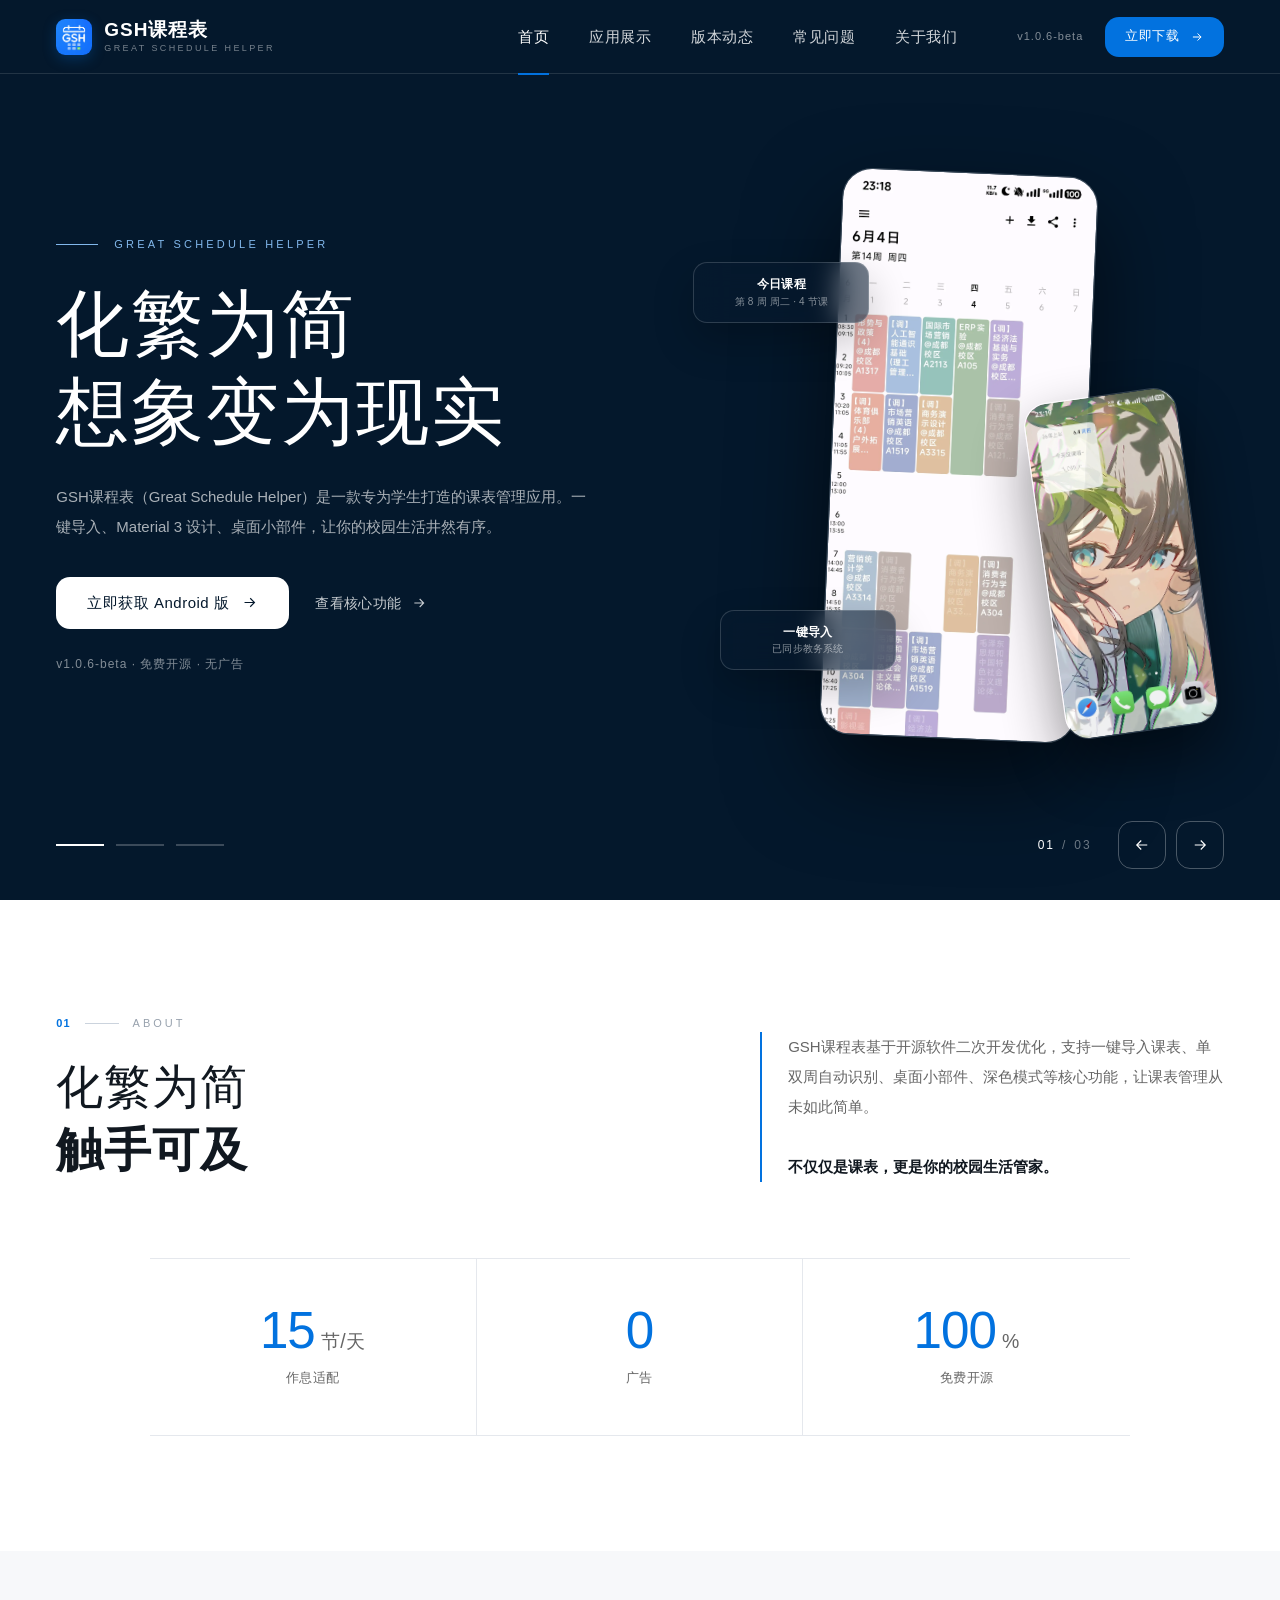
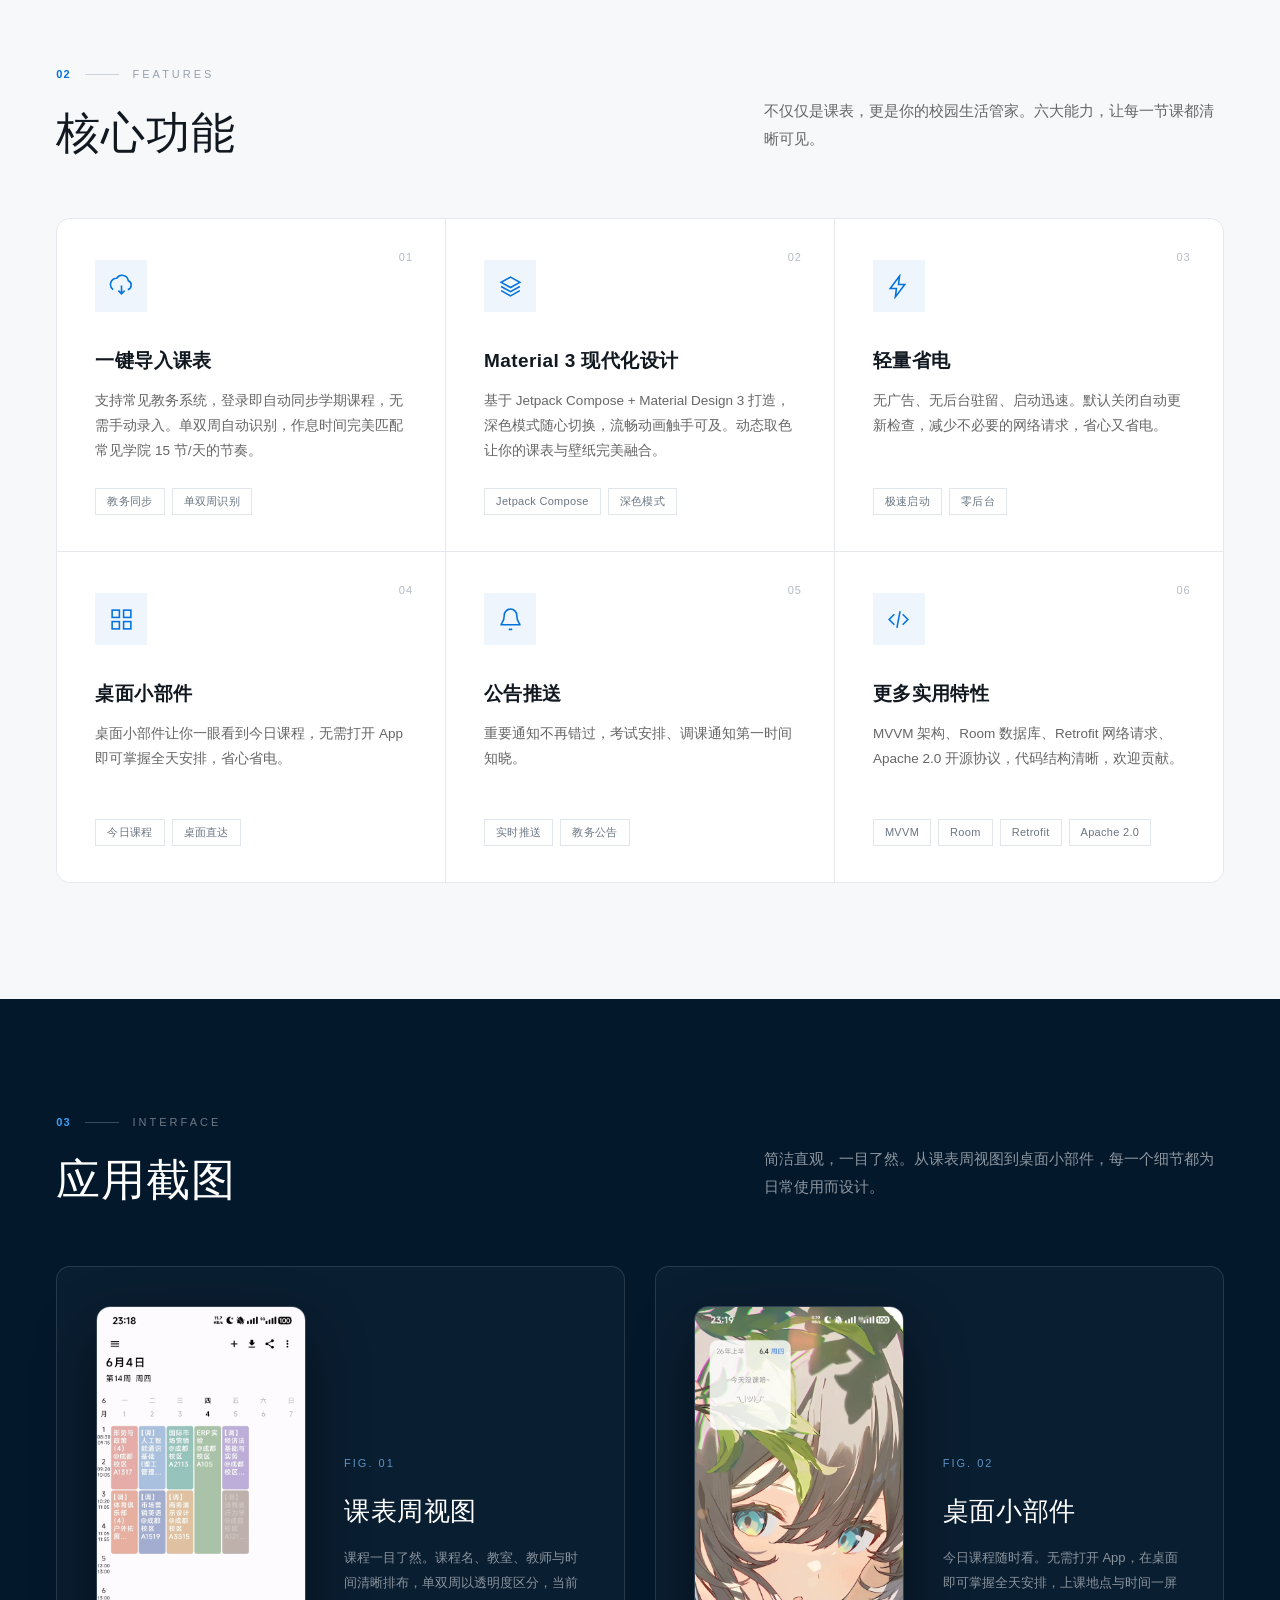
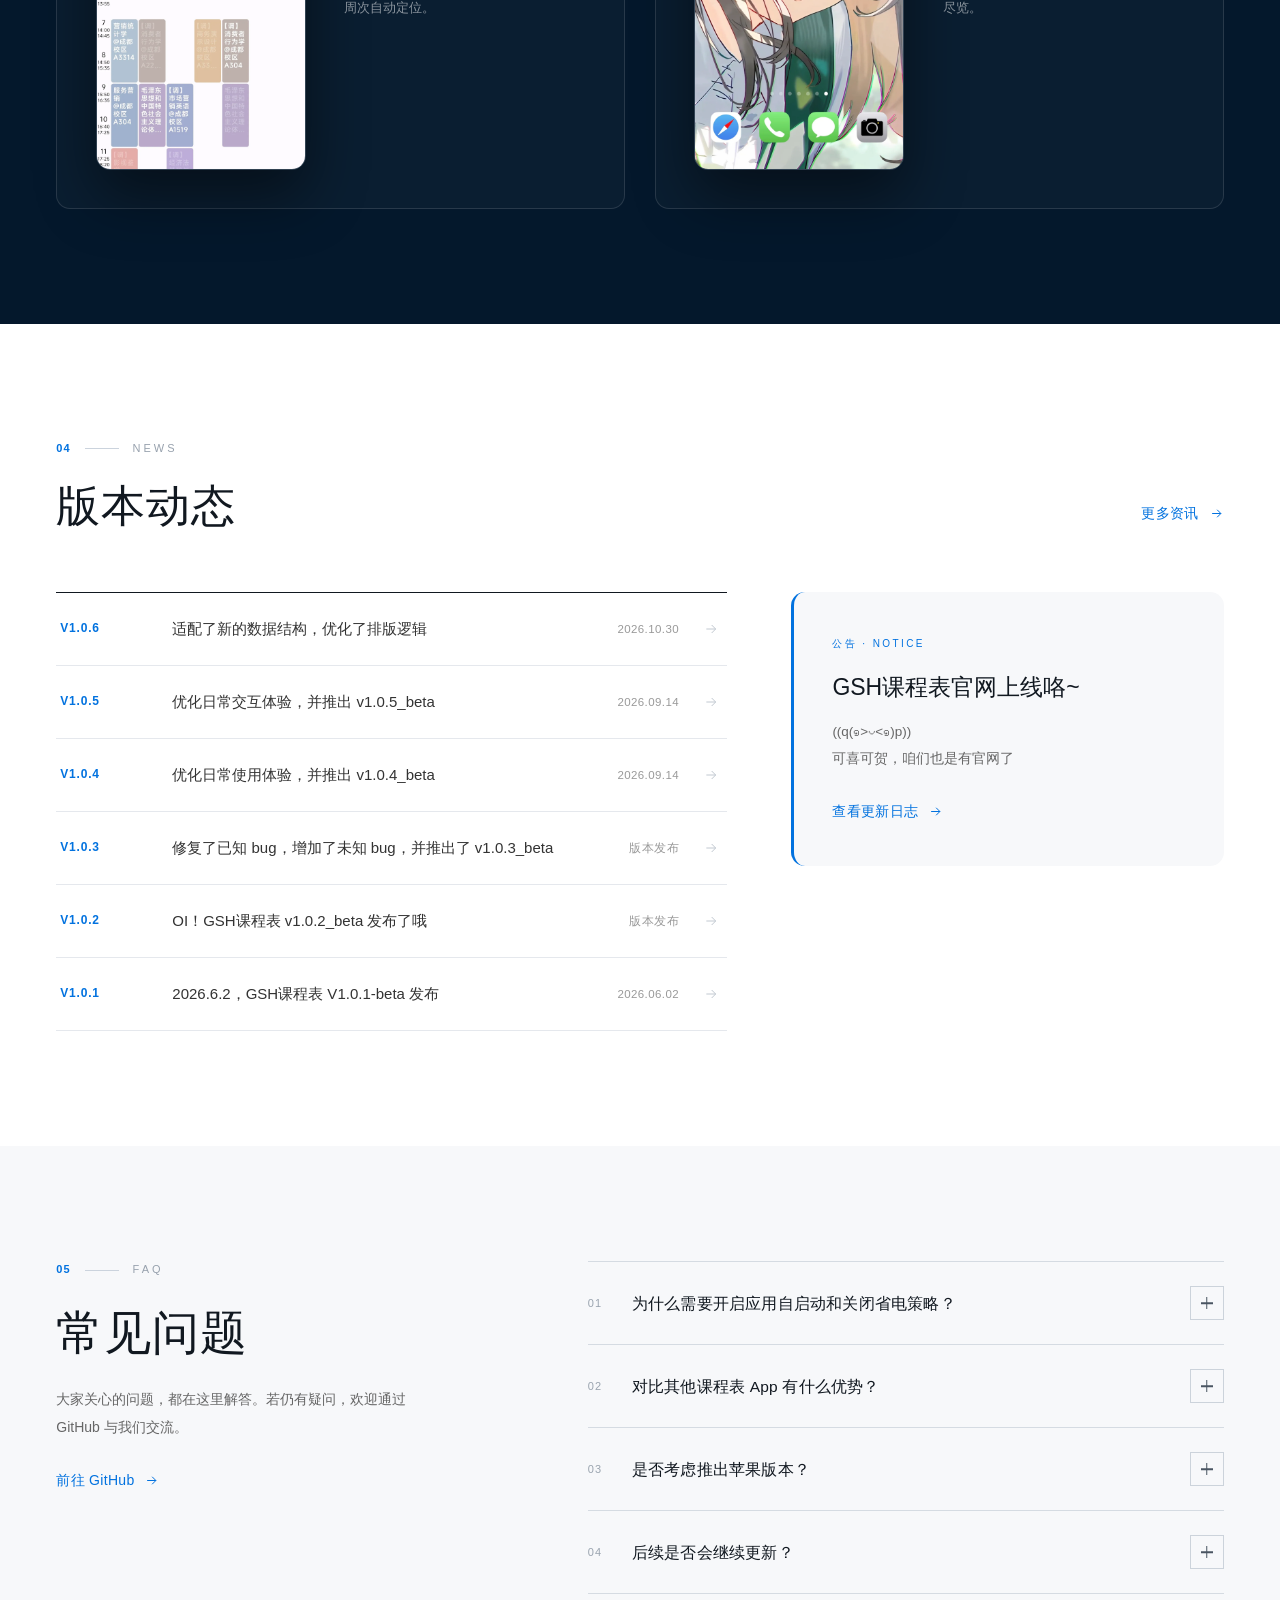
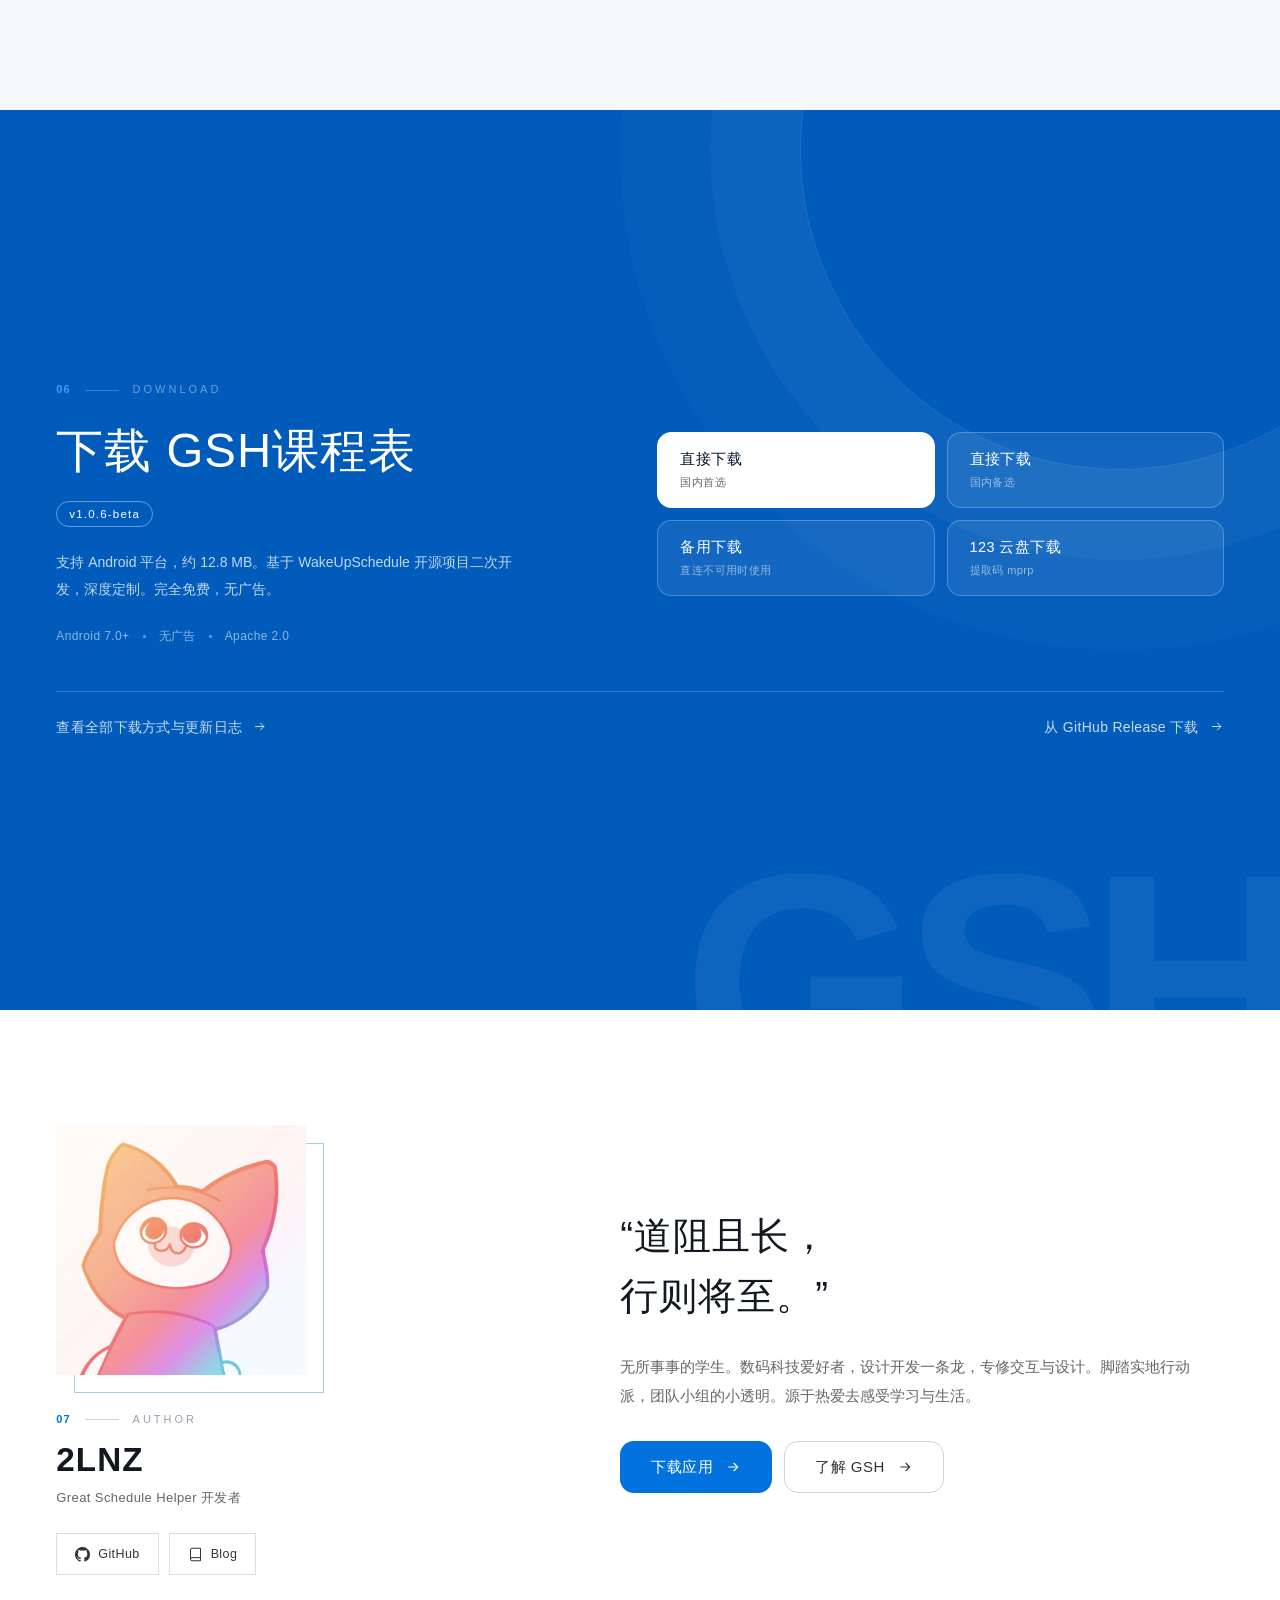
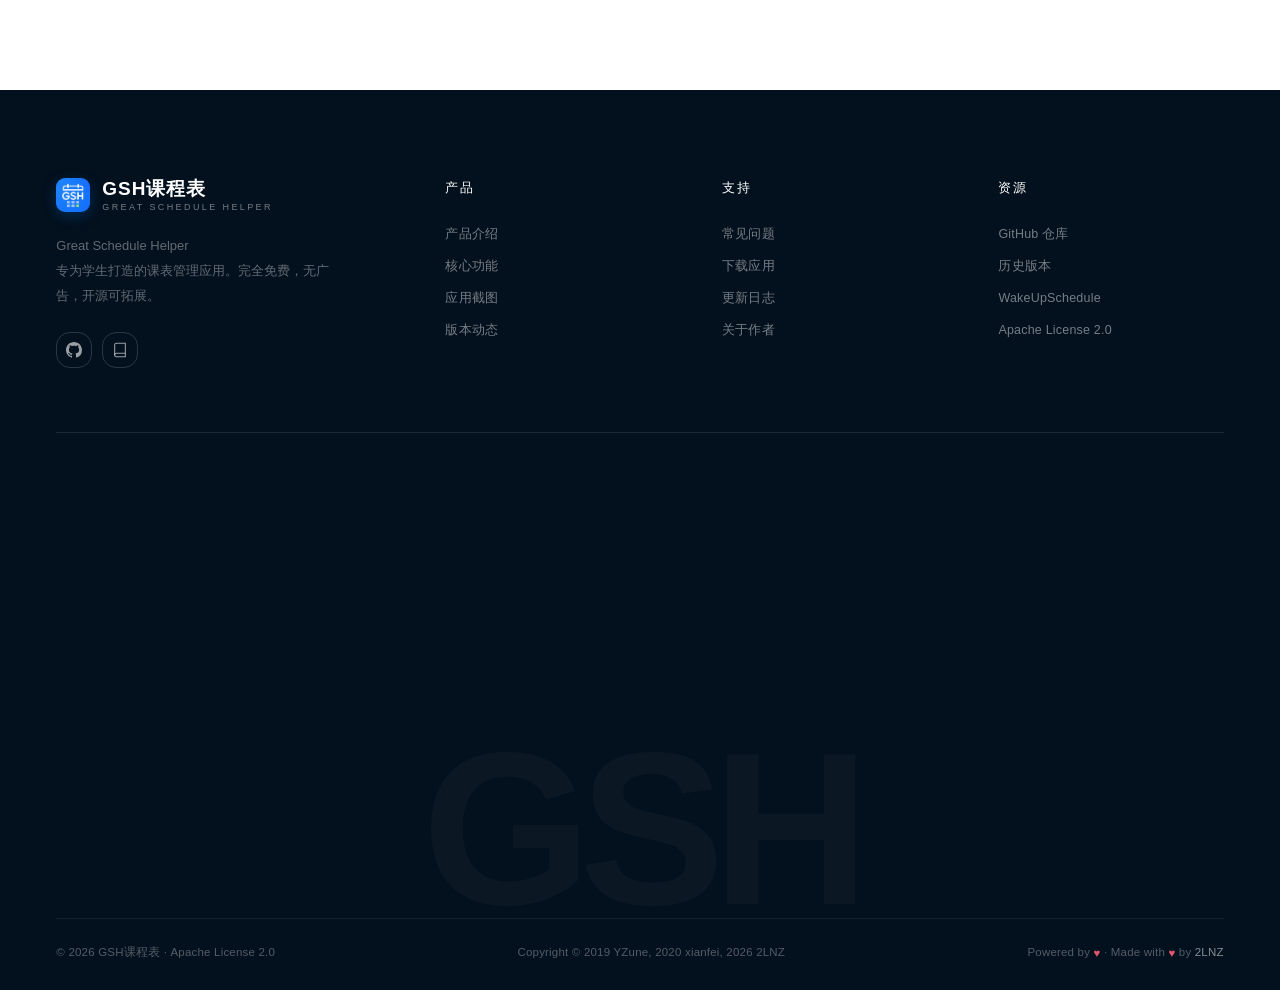
<file: docs/index.html>
<!DOCTYPE html>
<html lang="zh-CN">
<head>
  <meta charset="UTF-8">
  <meta name="viewport" content="width=device-width, initial-scale=1.0">
  <meta name="theme-color" content="#04182c">
  <meta name="description" content="GSH课程表 — Great Schedule Helper，你的课表助手。一键导入课表，Material 3 设计，轻量省电。">
  <meta property="og:title" content="GSH课程表 — Great Schedule Helper">
  <meta property="og:description" content="你的课表助手，一键导入，Material 3 设计，轻量省电。">
  <meta property="og:image" content="https://gsh.2lnz.top/assets/logo.webp">
  <meta property="og:url" content="https://gsh.2lnz.top/">
  <meta property="og:type" content="website">
  <title>GSH课程表 — Great Schedule Helper | 化繁为简，触手可及</title>
  <link rel="canonical" href="https://gsh.2lnz.top/">
  <link rel="icon" type="image/webp" href="assets/logo.webp">
  <link rel="preload" href="assets/logo.webp" as="image">
  <link rel="preload" href="css/style.css" as="style">
  <link rel="stylesheet" href="css/style.css">
  <script>document.documentElement.classList.add('js');</script>
  <script type="application/ld+json">
  {
    "@context": "https://schema.org",
    "@type": "SoftwareApplication",
    "name": "GSH课程表",
    "alternateName": "Great Schedule Helper",
    "url": "https://gsh.2lnz.top/",
    "operatingSystem": "Android",
    "applicationCategory": "EducationalApplication",
    "softwareVersion": "1.0.6-beta",
    "description": "GSH课程表（Great Schedule Helper）是一款专为学生打造的课表管理应用。一键导入、Material 3 设计、桌面小部件，完全免费开源。",
    "offers": { "@type": "Offer", "price": "0", "priceCurrency": "CNY" },
    "author": { "@type": "Person", "name": "2LNZ", "url": "https://github.com/2lnz" },
    "license": "https://www.apache.org/licenses/LICENSE-2.0"
  }
  </script>
  <noscript><style>.faq-a{max-height:none}.page-loader{display:none!important}body.is-loading{overflow:auto!important}</style></noscript>
</head>
<body class="is-loading">

  <div class="page-loader" id="pageLoader" role="status" aria-live="polite" aria-label="页面加载中">
    <div class="page-loader-inner">
      <img src="assets/logo.webp" alt="" width="56" height="56">
      <span class="page-loader-bar" aria-hidden="true"></span>
    </div>
  </div>

  <a href="#main" class="skip-link">跳到主要内容</a>

  <!-- ===================== Header ===================== -->
  <header class="site-header" id="siteHeader">
    <div class="header-inner">
      <a href="index.html" class="brand" aria-label="GSH课程表首页">
        <img src="assets/logo.webp" alt="GSH课程表 Logo" width="36" height="36">
        <span class="brand-text">GSH课程表<small>GREAT SCHEDULE HELPER</small></span>
      </a>

      <nav class="main-nav" aria-label="主导航">
        <ul>
          <li><a href="index.html" class="nav-link is-active" aria-current="page">首页</a></li>
          <li><a href="#screenshots" class="nav-link">应用展示</a></li>
          <li><a href="#news" class="nav-link">版本动态</a></li>
          <li><a href="#qa" class="nav-link">常见问题</a></li>
          <li><a href="#author" class="nav-link">关于我们</a></li>
        </ul>
      </nav>

      <div class="header-actions">
        <span class="header-version">v1.0.6-beta</span>
        <a href="download.html" class="btn-download">立即下载
          <svg width="14" height="14" viewBox="0 0 24 24" fill="none" stroke="currentColor" stroke-width="1.7" aria-hidden="true"><path d="M5 12h14M13 6l6 6-6 6"/></svg>
        </a>
        <button class="menu-toggle" id="menuToggle" aria-label="打开菜单" aria-expanded="false" aria-controls="mobileMenu">
          <span></span><span></span>
        </button>
      </div>
    </div>
  </header>

  <!-- Mobile menu -->
  <div class="mobile-menu" id="mobileMenu">
    <nav aria-label="移动端导航">
      <a href="index.html"><span>01</span>首页</a>
      <a href="about.html"><span>02</span>产品介绍</a>
      <a href="#features"><span>03</span>核心功能</a>
      <a href="#screenshots"><span>04</span>应用展示</a>
      <a href="#news"><span>05</span>版本动态</a>
      <a href="#qa"><span>06</span>常见问题</a>
      <a href="#author"><span>07</span>关于我们</a>
      <a href="download.html"><span>08</span>下载</a>
    </nav>
    <div class="mobile-menu-foot">
      <p class="mobile-menu-meta">V1.0.6-BETA · 免费开源 · 无广告</p>
      <a href="download.html" class="btn btn-blue">立即下载
        <svg width="15" height="15" viewBox="0 0 24 24" fill="none" stroke="currentColor" stroke-width="1.6" aria-hidden="true"><path d="M5 12h14M13 6l6 6-6 6"/></svg>
      </a>
    </div>
  </div>

  <main id="main">
    <!-- ===================== Hero ===================== -->
    <section class="hero" aria-label="首页轮播">
      <div class="container hero-container">
        <div class="hero-slides">

          <!-- Slide 1 -->
          <article class="hero-slide is-active" data-slide="0" aria-hidden="false">
            <div class="hero-copy">
              <p class="hero-eyebrow">Great Schedule Helper</p>
              <h1 class="hero-title">化繁为简<br>想象变为现实</h1>
              <p class="hero-desc">
                GSH课程表（Great Schedule Helper）是一款专为学生打造的课表管理应用。一键导入、Material 3 设计、桌面小部件，让你的校园生活井然有序。
              </p>
              <div class="hero-actions">
                <a href="download.html" class="btn btn-white">立即获取 Android 版
                  <svg width="17" height="17" viewBox="0 0 24 24" fill="none" stroke="currentColor" stroke-width="1.6" aria-hidden="true"><path d="M5 12h14M13 6l6 6-6 6"/></svg>
                </a>
                <a href="#features" class="text-link text-link--light">查看核心功能
                  <svg width="16" height="16" viewBox="0 0 24 24" fill="none" stroke="currentColor" stroke-width="1.6" aria-hidden="true"><path d="M5 12h14M13 6l6 6-6 6"/></svg>
                </a>
              </div>
              <p class="hero-note">v1.0.6-beta · 免费开源 · 无广告</p>
            </div>

            <div class="hero-visual">
              <div class="device-main">
                <img src="assets/001.webp" alt="GSH课程表 课表周视图" width="1220" height="2712" fetchpriority="high">
              </div>
              <div class="device-sub">
                <img src="assets/002.webp" alt="GSH课程表 桌面小部件" width="1220" height="2712">
              </div>
              <div class="float-card fc-1">
                <div>
                  <strong>今日课程</strong>
                  <span>第 8 周 周二 · 4 节课</span>
                </div>
              </div>
              <div class="float-card fc-2">
                <div>
                  <strong>一键导入</strong>
                  <span>已同步教务系统</span>
                </div>
              </div>
            </div>
          </article>

          <!-- Slide 2 -->
          <article class="hero-slide" data-slide="1" aria-hidden="true">
            <div class="hero-copy">
              <p class="hero-eyebrow">One-click Import</p>
              <h2 class="hero-title">一键导入<br>告别手动录入</h2>
              <p class="hero-desc">
                支持常见教务系统，登录即自动同步学期课程，无需手动录入。单双周自动识别，作息时间完美匹配常见学院 15 节/天的节奏。
              </p>
              <div class="hero-actions">
                <a href="#features" class="btn btn-white">探索核心功能
                  <svg width="17" height="17" viewBox="0 0 24 24" fill="none" stroke="currentColor" stroke-width="1.6" aria-hidden="true"><path d="M5 12h14M13 6l6 6-6 6"/></svg>
                </a>
                <a href="download.html" class="text-link text-link--light">立即下载
                  <svg width="16" height="16" viewBox="0 0 24 24" fill="none" stroke="currentColor" stroke-width="1.6" aria-hidden="true"><path d="M5 12h14M13 6l6 6-6 6"/></svg>
                </a>
              </div>
              <p class="hero-note">支持常见教务系统 · 单双周自动识别</p>
            </div>

            <div class="hero-visual">
              <div class="device-main">
                <img src="assets/002.webp" alt="GSH课程表 桌面小部件展示" width="1220" height="2712" loading="lazy">
              </div>
              <div class="device-sub">
                <img src="assets/001.webp" alt="GSH课程表 课表周视图" width="1220" height="2712" loading="lazy">
              </div>
              <div class="float-card fc-1">
                <div>
                  <strong>单双周识别</strong>
                  <span>学期课程自动同步</span>
                </div>
              </div>
              <div class="float-card fc-2">
                <div>
                  <strong>15 节 / 天</strong>
                  <span>常见学院作息适配</span>
                </div>
              </div>
            </div>
          </article>

          <!-- Slide 3 -->
          <article class="hero-slide" data-slide="2" aria-hidden="true">
            <div class="hero-copy">
              <p class="hero-eyebrow">Open Source · Free Forever</p>
              <h2 class="hero-title">重新定义<br><span class="hero-title-accent">校园课表体验</span></h2>
              <p class="hero-desc">
                Material 3 现代化设计，深色模式随心切换。100% 免费开源，无广告、无后台驻留，轻量省电，让课表管理从未如此简单。
              </p>
              <div class="hero-actions">
                <a href="download.html" class="btn btn-white">立即下载
                  <svg width="17" height="17" viewBox="0 0 24 24" fill="none" stroke="currentColor" stroke-width="1.6" aria-hidden="true"><path d="M5 12h14M13 6l6 6-6 6"/></svg>
                </a>
                <a href="#screenshots" class="text-link text-link--light">查看应用截图
                  <svg width="16" height="16" viewBox="0 0 24 24" fill="none" stroke="currentColor" stroke-width="1.6" aria-hidden="true"><path d="M5 12h14M13 6l6 6-6 6"/></svg>
                </a>
              </div>
              <p class="hero-note">Apache License 2.0 · 欢迎贡献</p>
            </div>

            <div class="hero-visual">
              <div class="logo-orbit">
                <span class="orbit-ring r1" aria-hidden="true"></span>
                <span class="orbit-ring r2" aria-hidden="true"></span>
                <span class="orbit-ring r3" aria-hidden="true"></span>
                <img src="assets/logo.webp" alt="GSH课程表" class="orbit-logo" width="138" height="138" loading="lazy">
                <span class="orbit-badge ob-1">
                  <svg viewBox="0 0 24 24" fill="none" stroke="currentColor" stroke-width="1.6" aria-hidden="true"><path d="M4 14.9A6 6 0 0 1 7.5 4a6 6 0 0 1 11 2.5A4.5 4.5 0 0 1 18 15"/><path d="M12 11v8m-3-3 3 3 3-3"/></svg>
                  一键导入
                </span>
                <span class="orbit-badge ob-2">
                  <svg viewBox="0 0 24 24" fill="none" stroke="currentColor" stroke-width="1.6" aria-hidden="true"><path d="m12 3 9 5-9 5-9-5 9-5Z"/><path d="m3 12 9 5 9-5"/><path d="m3 16 9 5 9-5"/></svg>
                  Material 3
                </span>
                <span class="orbit-badge ob-3">
                  <svg viewBox="0 0 24 24" fill="none" stroke="currentColor" stroke-width="1.6" aria-hidden="true"><path d="M13 2 4 14h6l-1 8 9-12h-6l1-8Z"/></svg>
                  轻量省电
                </span>
                <span class="orbit-badge ob-4">
                  <svg viewBox="0 0 24 24" fill="none" stroke="currentColor" stroke-width="1.6" aria-hidden="true"><rect x="3" y="3" width="7" height="7"/><rect x="14" y="3" width="7" height="7"/><rect x="3" y="14" width="7" height="7"/><rect x="14" y="14" width="7" height="7"/></svg>
                  桌面小部件
                </span>
                <span class="orbit-badge ob-5">
                  <svg viewBox="0 0 24 24" fill="none" stroke="currentColor" stroke-width="1.6" aria-hidden="true"><path d="M20.8 4.6a5.5 5.5 0 0 0-7.8 0L12 5.7l-1-1.1a5.5 5.5 0 0 0-7.8 7.8l1 1L12 21.2l7.8-7.8 1-1a5.5 5.5 0 0 0 0-7.8Z"/></svg>
                  完全免费
                </span>
              </div>
            </div>
          </article>

        </div>
      </div>

      <div class="hero-foot">
        <div class="container hero-foot-inner">
          <div class="hero-dots" aria-label="首页轮播导航">
            <button type="button" class="hero-dot is-active" aria-current="true" aria-label="第 1 张：化繁为简，想象变为现实" data-slide="0"></button>
            <button type="button" class="hero-dot" aria-current="false" aria-label="第 2 张：一键导入，告别手动录入" data-slide="1"></button>
            <button type="button" class="hero-dot" aria-current="false" aria-label="第 3 张：重新定义校园课表体验" data-slide="2"></button>
          </div>
          <div class="hero-controls">
            <p class="hero-pager" aria-hidden="true"><b>01</b><span class="sep">/</span><span>03</span></p>
            <div class="hero-arrows">
              <button type="button" class="hero-arrow hero-arrow--prev" aria-label="上一张">
                <svg width="18" height="18" viewBox="0 0 24 24" fill="none" stroke="currentColor" stroke-width="1.5" aria-hidden="true"><path d="M19 12H5M11 6l-6 6 6 6"/></svg>
              </button>
              <button type="button" class="hero-arrow hero-arrow--next" aria-label="下一张">
                <svg width="18" height="18" viewBox="0 0 24 24" fill="none" stroke="currentColor" stroke-width="1.5" aria-hidden="true"><path d="M5 12h14M13 6l6 6-6 6"/></svg>
              </button>
            </div>
          </div>
        </div>
      </div>
    </section>

    <!-- ===================== Intro ===================== -->
    <section class="intro site-section">
      <div class="container" id="about">
        <div class="intro-top" data-reveal>
          <div>
            <div class="sec-label"><span>01</span><i></i>ABOUT</div>
            <h2 class="display-title">化繁为简<br><strong>触手可及</strong></h2>
          </div>
          <p class="intro-lead">
            GSH课程表基于开源软件二次开发优化，支持一键导入课表、单双周自动识别、桌面小部件、深色模式等核心功能，让课表管理从未如此简单。
            <br><br>
            <strong>不仅仅是课表，更是你的校园生活管家。</strong>
          </p>
        </div>

        <div class="stats" data-reveal>
          <div class="stat">
            <div class="stat-value">15<small>节/天</small></div>
            <div class="stat-label">作息适配</div>
          </div>
          <div class="stat">
            <div class="stat-value">0</div>
            <div class="stat-label">广告</div>
          </div>
          <div class="stat">
            <div class="stat-value">100<small>%</small></div>
            <div class="stat-label">免费开源</div>
          </div>
        </div>
      </div>
    </section>

    <!-- ===================== Features ===================== -->
    <section class="features site-section">
      <div class="container" id="features">
        <div class="section-head" data-reveal>
          <div>
            <div class="sec-label"><span>02</span><i></i>FEATURES</div>
            <h2>核心功能</h2>
          </div>
          <p>不仅仅是课表，更是你的校园生活管家。六大能力，让每一节课都清晰可见。</p>
        </div>

        <div class="feature-grid">
          <article class="feature-card" data-reveal style="--d:.02s" id="feat-import">
            <span class="feature-num">01</span>
            <span class="feature-icon">
              <svg viewBox="0 0 24 24" fill="none" stroke="currentColor" stroke-width="1.5" aria-hidden="true"><path d="M4 14.9A6 6 0 0 1 7.5 4a6 6 0 0 1 11 2.5A4.5 4.5 0 0 1 18 15"/><path d="M12 11v8m-3-3 3 3 3-3"/></svg>
            </span>
            <h3>一键导入课表</h3>
            <p>支持常见教务系统，登录即自动同步学期课程，无需手动录入。单双周自动识别，作息时间完美匹配常见学院 15 节/天的节奏。</p>
            <div class="feature-tags">
              <span class="tag">教务同步</span>
              <span class="tag">单双周识别</span>
            </div>
          </article>

          <article class="feature-card" data-reveal style="--d:.06s" id="feat-material">
            <span class="feature-num">02</span>
            <span class="feature-icon">
              <svg viewBox="0 0 24 24" fill="none" stroke="currentColor" stroke-width="1.5" aria-hidden="true"><path d="m12 3 9 5-9 5-9-5 9-5Z"/><path d="m3 12 9 5 9-5"/><path d="m3 16 9 5 9-5"/></svg>
            </span>
            <h3>Material 3 现代化设计</h3>
            <p>基于 Jetpack Compose + Material Design 3 打造，深色模式随心切换，流畅动画触手可及。动态取色让你的课表与壁纸完美融合。</p>
            <div class="feature-tags">
              <span class="tag">Jetpack Compose</span>
              <span class="tag">深色模式</span>
            </div>
          </article>

          <article class="feature-card" data-reveal style="--d:.1s">
            <span class="feature-num">03</span>
            <span class="feature-icon">
              <svg viewBox="0 0 24 24" fill="none" stroke="currentColor" stroke-width="1.5" aria-hidden="true"><path d="M13 2 4 14h6l-1 8 9-12h-6l1-8Z"/></svg>
            </span>
            <h3>轻量省电</h3>
            <p>无广告、无后台驻留、启动迅速。默认关闭自动更新检查，减少不必要的网络请求，省心又省电。</p>
            <div class="feature-tags">
              <span class="tag">极速启动</span>
              <span class="tag">零后台</span>
            </div>
          </article>

          <article class="feature-card" data-reveal style="--d:.02s" id="feat-widget">
            <span class="feature-num">04</span>
            <span class="feature-icon">
              <svg viewBox="0 0 24 24" fill="none" stroke="currentColor" stroke-width="1.5" aria-hidden="true"><rect x="3" y="3" width="7" height="7"/><rect x="14" y="3" width="7" height="7"/><rect x="3" y="14" width="7" height="7"/><rect x="14" y="14" width="7" height="7"/></svg>
            </span>
            <h3>桌面小部件</h3>
            <p>桌面小部件让你一眼看到今日课程，无需打开 App 即可掌握全天安排，省心省电。</p>
            <div class="feature-tags">
              <span class="tag">今日课程</span>
              <span class="tag">桌面直达</span>
            </div>
          </article>

          <article class="feature-card" data-reveal style="--d:.06s" id="feat-announce">
            <span class="feature-num">05</span>
            <span class="feature-icon">
              <svg viewBox="0 0 24 24" fill="none" stroke="currentColor" stroke-width="1.5" aria-hidden="true"><path d="M18 8a6 6 0 1 0-12 0c0 7-3 7-3 9h18c0-2-3-2-3-9"/><path d="M10.5 21a2 2 0 0 0 3 0"/></svg>
            </span>
            <h3>公告推送</h3>
            <p>重要通知不再错过，考试安排、调课通知第一时间知晓。</p>
            <div class="feature-tags">
              <span class="tag">实时推送</span>
              <span class="tag">教务公告</span>
            </div>
          </article>

          <article class="feature-card" data-reveal style="--d:.1s">
            <span class="feature-num">06</span>
            <span class="feature-icon">
              <svg viewBox="0 0 24 24" fill="none" stroke="currentColor" stroke-width="1.5" aria-hidden="true"><path d="m8 7-5 5 5 5"/><path d="m16 7 5 5-5 5"/><path d="m13.5 4-3 16"/></svg>
            </span>
            <h3>更多实用特性</h3>
            <p>MVVM 架构、Room 数据库、Retrofit 网络请求、Apache 2.0 开源协议，代码结构清晰，欢迎贡献。</p>
            <div class="feature-tags">
              <span class="tag">MVVM</span>
              <span class="tag">Room</span>
              <span class="tag">Retrofit</span>
              <span class="tag">Apache 2.0</span>
            </div>
          </article>
        </div>
      </div>
    </section>

    <!-- ===================== Showcase ===================== -->
    <section class="showcase site-section">
      <div class="container" id="screenshots">
        <div class="section-head section-head--dark" data-reveal>
          <div>
            <div class="sec-label sec-label--dark"><span>03</span><i></i>INTERFACE</div>
            <h2>应用截图</h2>
          </div>
          <p>简洁直观，一目了然。从课表周视图到桌面小部件，每一个细节都为日常使用而设计。</p>
        </div>

        <div class="showcase-grid">
          <article class="shot" data-reveal>
            <div class="shot-media">
              <img src="assets/001.webp" alt="GSH课程表 课表周视图截图" width="1220" height="2712" loading="lazy">
            </div>
            <div class="shot-body">
              <span class="shot-num">FIG. 01</span>
              <h3>课表周视图</h3>
              <p>课程一目了然。课程名、教室、教师与时间清晰排布，单双周以透明度区分，当前周次自动定位。</p>
            </div>
          </article>

          <article class="shot" data-reveal style="--d:.08s">
            <div class="shot-media">
              <img src="assets/002.webp" alt="GSH课程表 桌面小部件截图" width="1220" height="2712" loading="lazy">
            </div>
            <div class="shot-body">
              <span class="shot-num">FIG. 02</span>
              <h3>桌面小部件</h3>
              <p>今日课程随时看。无需打开 App，在桌面即可掌握全天安排，上课地点与时间一屏尽览。</p>
            </div>
          </article>
        </div>
      </div>
    </section>

    <!-- ===================== News ===================== -->
    <section class="news site-section">
      <div class="container" id="news">
        <div class="section-head" data-reveal>
          <div>
            <div class="sec-label"><span>04</span><i></i>NEWS</div>
            <h2>版本动态</h2>
          </div>
          <div class="head-action">
            <a href="download.html#changelog" class="text-link">更多资讯
              <svg width="15" height="15" viewBox="0 0 24 24" fill="none" stroke="currentColor" stroke-width="1.6" aria-hidden="true"><path d="M5 12h14M13 6l6 6-6 6"/></svg>
            </a>
          </div>
        </div>

        <div class="news-layout">
          <div class="news-list" data-reveal>
            <a href="download.html#changelog" class="news-item">
              <span class="news-ver">V1.0.6</span>
              <span class="news-title">适配了新的数据结构，优化了排版逻辑</span>
              <span class="news-date">2026.10.30</span>
              <span class="news-arrow">
                <svg width="16" height="16" viewBox="0 0 24 24" fill="none" stroke="currentColor" stroke-width="1.5" aria-hidden="true"><path d="M5 12h14M13 6l6 6-6 6"/></svg>
              </span>
            </a>
            <a href="download.html#changelog" class="news-item">
              <span class="news-ver">V1.0.5</span>
              <span class="news-title">优化日常交互体验，并推出 v1.0.5_beta</span>
              <span class="news-date">2026.09.14</span>
              <span class="news-arrow">
                <svg width="16" height="16" viewBox="0 0 24 24" fill="none" stroke="currentColor" stroke-width="1.5" aria-hidden="true"><path d="M5 12h14M13 6l6 6-6 6"/></svg>
              </span>
            </a>
            <a href="download.html#changelog" class="news-item">
              <span class="news-ver">V1.0.4</span>
              <span class="news-title">优化日常使用体验，并推出 v1.0.4_beta</span>
              <span class="news-date">2026.09.14</span>
              <span class="news-arrow">
                <svg width="16" height="16" viewBox="0 0 24 24" fill="none" stroke="currentColor" stroke-width="1.5" aria-hidden="true"><path d="M5 12h14M13 6l6 6-6 6"/></svg>
              </span>
            </a>
            <a href="download.html#changelog" class="news-item">
              <span class="news-ver">V1.0.3</span>
              <span class="news-title">修复了已知 bug，增加了未知 bug，并推出了 v1.0.3_beta</span>
              <span class="news-date">版本发布</span>
              <span class="news-arrow">
                <svg width="16" height="16" viewBox="0 0 24 24" fill="none" stroke="currentColor" stroke-width="1.5" aria-hidden="true"><path d="M5 12h14M13 6l6 6-6 6"/></svg>
              </span>
            </a>
            <a href="download.html#changelog" class="news-item">
              <span class="news-ver">V1.0.2</span>
              <span class="news-title">OI！GSH课程表 v1.0.2_beta 发布了哦</span>
              <span class="news-date">版本发布</span>
              <span class="news-arrow">
                <svg width="16" height="16" viewBox="0 0 24 24" fill="none" stroke="currentColor" stroke-width="1.5" aria-hidden="true"><path d="M5 12h14M13 6l6 6-6 6"/></svg>
              </span>
            </a>
            <a href="download.html#changelog" class="news-item">
              <span class="news-ver">V1.0.1</span>
              <span class="news-title">2026.6.2，GSH课程表 V1.0.1-beta 发布</span>
              <span class="news-date">2026.06.02</span>
              <span class="news-arrow">
                <svg width="16" height="16" viewBox="0 0 24 24" fill="none" stroke="currentColor" stroke-width="1.5" aria-hidden="true"><path d="M5 12h14M13 6l6 6-6 6"/></svg>
              </span>
            </a>
          </div>

          <aside class="news-side" data-reveal style="--d:.08s">
            <span class="news-side-label">公告 · Notice</span>
            <h3>GSH课程表官网上线咯~</h3>
            <p>((q(๑&gt;◡&lt;๑)p))
可喜可贺，咱们也是有官网了</p>
            <a href="download.html#changelog" class="text-link">查看更新日志
              <svg width="15" height="15" viewBox="0 0 24 24" fill="none" stroke="currentColor" stroke-width="1.6" aria-hidden="true"><path d="M5 12h14M13 6l6 6-6 6"/></svg>
            </a>
          </aside>
        </div>
      </div>
    </section>

    <!-- ===================== FAQ ===================== -->
    <section class="faq site-section">
      <div class="container faq-layout" id="qa">
        <div class="faq-intro" data-reveal>
          <div class="sec-label"><span>05</span><i></i>FAQ</div>
          <h2 class="display-title">常见问题</h2>
          <p>大家关心的问题，都在这里解答。若仍有疑问，欢迎通过 GitHub 与我们交流。</p>
          <a href="https://github.com/2lnz/GSH_GreatSchedule" class="text-link" target="_blank" rel="noopener">前往 GitHub
            <svg width="15" height="15" viewBox="0 0 24 24" fill="none" stroke="currentColor" stroke-width="1.6" aria-hidden="true"><path d="M5 12h14M13 6l6 6-6 6"/></svg>
          </a>
        </div>

        <div class="faq-list" data-reveal style="--d:.08s">
          <div class="faq-item">
            <button class="faq-q" aria-expanded="false">
              <span class="faq-idx">01</span>
              <span class="faq-q-text">为什么需要开启应用自启动和关闭省电策略？</span>
              <span class="faq-icon" aria-hidden="true"></span>
            </button>
            <div class="faq-a">
              <p>本应用未在各手机品牌进行报备，无法加入手机厂商内置的 FCM 白名单，也就是无法保持应用在后台运行，可能会导致课表更新不及时的问题，开启则可以避免。经过测试，开启之后仅会增加 2%–3% 的用电量。</p>
            </div>
          </div>
          <div class="faq-item">
            <button class="faq-q" aria-expanded="false">
              <span class="faq-idx">02</span>
              <span class="faq-q-text">对比其他课程表 App 有什么优势？</span>
              <span class="faq-icon" aria-hidden="true"></span>
            </button>
            <div class="faq-a">
              <p>更加轻量，更加美观，更加干净无广告，完全开源更加安全。</p>
            </div>
          </div>
          <div class="faq-item">
            <button class="faq-q" aria-expanded="false">
              <span class="faq-idx">03</span>
              <span class="faq-q-text">是否考虑推出苹果版本？</span>
              <span class="faq-icon" aria-hidden="true"></span>
            </button>
            <div class="faq-a">
              <p>目前不考虑，一来是没有 MacBook 和 iPhone，二来是学习成本太高了。</p>
            </div>
          </div>
          <div class="faq-item">
            <button class="faq-q" aria-expanded="false">
              <span class="faq-idx">04</span>
              <span class="faq-q-text">后续是否会继续更新？</span>
              <span class="faq-icon" aria-hidden="true"></span>
            </button>
            <div class="faq-a">
              <p>会的吧？尽力而为。</p>
            </div>
          </div>
        </div>
      </div>
    </section>

    <!-- ===================== Download band ===================== -->
    <section class="download-band site-section">
      <span class="download-watermark" aria-hidden="true">GSH</span>
      <div class="container" id="download">
        <div class="download-inner" data-reveal>
          <div class="download-copy">
            <div class="sec-label sec-label--dark"><span>06</span><i></i>DOWNLOAD</div>
            <h2>下载 GSH课程表</h2>
            <span class="version-badge">v1.0.6-beta</span>
            <p>支持 Android 平台，约 12.8 MB。基于 WakeUpSchedule 开源项目二次开发，深度定制。完全免费，无广告。</p>
            <div class="download-meta">
              <span>Android 7.0+</span><i></i><span>无广告</span><i></i><span>Apache 2.0</span>
            </div>
          </div>

          <div class="download-actions">
            <a class="dl-btn primary" href="https://apk.2lnz.top/gsh.apk" target="_blank" rel="noopener">
              <strong>直接下载</strong>
              <small>国内首选</small>
            </a>
            <a class="dl-btn" href="https://gsh.2lnz.top/gsh.apk" target="_blank" rel="noopener">
              <strong>直接下载</strong>
              <small>国内备选</small>
            </a>
            <a class="dl-btn" href="https://home.2lnz.top/gsh.apk" target="_blank" rel="noopener">
              <strong>备用下载</strong>
              <small>直连不可用时使用</small>
            </a>
            <a class="dl-btn" href="https://1840645731.share.123865.com/123pan/wdkNTd-t0sP?" target="_blank" rel="noopener">
              <strong>123 云盘下载</strong>
              <small>提取码 mprp</small>
            </a>
          </div>
        </div>

        <div class="download-foot">
          <a href="download.html" class="text-link text-link--light">查看全部下载方式与更新日志
            <svg width="15" height="15" viewBox="0 0 24 24" fill="none" stroke="currentColor" stroke-width="1.6" aria-hidden="true"><path d="M5 12h14M13 6l6 6-6 6"/></svg>
          </a>
          <a href="https://github.com/2lnz/GSH_GreatSchedule/releases/latest" class="text-link text-link--light" target="_blank" rel="noopener">从 GitHub Release 下载
            <svg width="15" height="15" viewBox="0 0 24 24" fill="none" stroke="currentColor" stroke-width="1.6" aria-hidden="true"><path d="M5 12h14M13 6l6 6-6 6"/></svg>
          </a>
        </div>
      </div>
    </section>

    <!-- ===================== Author ===================== -->
    <section class="author site-section">
      <div class="container author-layout" id="author">
        <div class="author-profile" data-reveal>
          <div class="author-photo">
            <img src="assets/daimao.jpg" alt="2LNZ 头像" width="850" height="850" loading="lazy">
          </div>
          <div class="author-id">
            <div class="sec-label"><span>07</span><i></i>AUTHOR</div>
            <h2><strong>2LNZ</strong></h2>
            <p>Great Schedule Helper 开发者</p>
          </div>
          <div class="author-links">
            <a href="https://github.com/2lnz" class="social-link" target="_blank" rel="noopener">
              <svg viewBox="0 0 24 24" fill="currentColor" aria-hidden="true"><path d="M12 0C5.37 0 0 5.37 0 12c0 5.31 3.435 9.795 8.205 11.385.6.105.825-.255.825-.57 0-.285-.015-1.23-.015-2.235-3.015.555-3.795-.735-4.035-1.41-.135-.345-.72-1.41-1.23-1.695-.42-.225-1.02-.78-.015-.795.945-.015 1.62.87 1.845 1.23 1.08 1.815 2.805 1.305 3.495.99.105-.78.42-1.305.765-1.605-2.67-.3-5.46-1.335-5.46-5.925 0-1.305.465-2.385 1.23-3.225-.12-.3-.54-1.53.12-3.18 0 0 1.005-.315 3.3 1.23.96-.27 1.98-.405 3-.405s2.04.135 3 .405c2.295-1.56 3.3-1.23 3.3-1.23.66 1.65.24 2.88.12 3.18.765.84 1.23 1.905 1.23 3.225 0 4.605-2.805 5.625-5.475 5.925.435.375.81 1.095.81 2.22 0 1.605-.015 2.895-.015 3.3 0 .315.225.69.825.57A12.02 12.02 0 0 0 24 12c0-6.63-5.37-12-12-12z"/></svg>
              GitHub
            </a>
            <a href="https://blog.2lnz.top" class="social-link" target="_blank" rel="noopener">
              <svg viewBox="0 0 24 24" fill="none" stroke="currentColor" stroke-width="1.6" aria-hidden="true"><path d="M4 19.5A2.5 2.5 0 0 1 6.5 17H20"/><path d="M6.5 2H20v20H6.5A2.5 2.5 0 0 1 4 19.5v-15A2.5 2.5 0 0 1 6.5 2z"/></svg>
              Blog
            </a>
          </div>
        </div>

        <div class="author-body" data-reveal style="--d:.08s">
          <p class="author-quote">“道阻且长，<br>行则将至。”</p>
          <p class="author-bio">
            无所事事的学生。数码科技爱好者，设计开发一条龙，专修交互与设计。脚踏实地行动派，团队小组的小透明。源于热爱去感受学习与生活。
          </p>
          <div class="author-cta">
            <a href="download.html" class="btn btn-blue">下载应用
              <svg width="16" height="16" viewBox="0 0 24 24" fill="none" stroke="currentColor" stroke-width="1.6" aria-hidden="true"><path d="M5 12h14M13 6l6 6-6 6"/></svg>
            </a>
            <a href="about.html" class="btn btn-outline-dark">了解 GSH
              <svg width="16" height="16" viewBox="0 0 24 24" fill="none" stroke="currentColor" stroke-width="1.6" aria-hidden="true"><path d="M5 12h14M13 6l6 6-6 6"/></svg>
            </a>
          </div>
        </div>
      </div>
    </section>
  </main>

  <!-- ===================== Footer ===================== -->
  <footer class="site-footer">
    <div class="container">
      <div class="footer-top">
        <div class="footer-brand">
          <a href="index.html" class="brand">
            <img src="assets/logo.webp" alt="GSH课程表 Logo" width="34" height="34">
            <span class="brand-text">GSH课程表<small>GREAT SCHEDULE HELPER</small></span>
          </a>
          <p>Great Schedule Helper<br>专为学生打造的课表管理应用。完全免费，无广告，开源可拓展。</p>
          <div class="footer-social">
            <a href="https://github.com/2lnz" aria-label="GitHub" target="_blank" rel="noopener">
              <svg width="16" height="16" viewBox="0 0 24 24" fill="currentColor" aria-hidden="true"><path d="M12 0C5.37 0 0 5.37 0 12c0 5.31 3.435 9.795 8.205 11.385.6.105.825-.255.825-.57 0-.285-.015-1.23-.015-2.235-3.015.555-3.795-.735-4.035-1.41-.135-.345-.72-1.41-1.23-1.695-.42-.225-1.02-.78-.015-.795.945-.015 1.62.87 1.845 1.23 1.08 1.815 2.805 1.305 3.495.99.105-.78.42-1.305.765-1.605-2.67-.3-5.46-1.335-5.46-5.925 0-1.305.465-2.385 1.23-3.225-.12-.3-.54-1.53.12-3.18 0 0 1.005-.315 3.3 1.23.96-.27 1.98-.405 3-.405s2.04.135 3 .405c2.295-1.56 3.3-1.23 3.3-1.23.66 1.65.24 2.88.12 3.18.765.84 1.23 1.905 1.23 3.225 0 4.605-2.805 5.625-5.475 5.925.435.375.81 1.095.81 2.22 0 1.605-.015 2.895-.015 3.3 0 .315.225.69.825.57A12.02 12.02 0 0 0 24 12c0-6.63-5.37-12-12-12z"/></svg>
            </a>
            <a href="https://blog.2lnz.top" aria-label="博客" target="_blank" rel="noopener">
              <svg width="16" height="16" viewBox="0 0 24 24" fill="none" stroke="currentColor" stroke-width="1.6" aria-hidden="true"><path d="M4 19.5A2.5 2.5 0 0 1 6.5 17H20"/><path d="M6.5 2H20v20H6.5A2.5 2.5 0 0 1 4 19.5v-15A2.5 2.5 0 0 1 6.5 2z"/></svg>
            </a>
          </div>
        </div>

        <div class="footer-col">
          <h4>产品</h4>
          <a href="about.html">产品介绍</a>
          <a href="index.html#features">核心功能</a>
          <a href="index.html#screenshots">应用截图</a>
          <a href="index.html#news">版本动态</a>
        </div>
        <div class="footer-col">
          <h4>支持</h4>
          <a href="index.html#qa">常见问题</a>
          <a href="download.html">下载应用</a>
          <a href="download.html#changelog">更新日志</a>
          <a href="index.html#author">关于作者</a>
        </div>
        <div class="footer-col">
          <h4>资源</h4>
          <a href="https://github.com/2lnz/GSH_GreatSchedule" target="_blank" rel="noopener">GitHub 仓库</a>
          <a href="https://github.com/2lnz/GSH_GreatSchedule/releases" target="_blank" rel="noopener">历史版本</a>
          <a href="https://github.com/YZune/WakeUpSchedule" target="_blank" rel="noopener">WakeUpSchedule</a>
          <a href="https://www.apache.org/licenses/LICENSE-2.0" target="_blank" rel="noopener">Apache License 2.0</a>
        </div>
      </div>

      <div class="footer-wordmark" aria-hidden="true">GSH</div>

      <div class="footer-bottom">
        <p>© 2026 GSH课程表 · Apache License 2.0</p>
        <p>Copyright © 2019 YZune, 2020 xianfei, 2026 2LNZ</p>
        <p>Powered by <span class="footer-heart">♥</span> · Made with <span class="footer-heart">♥</span> by <a href="https://github.com/2lnz" target="_blank" rel="noopener">2LNZ</a></p>
      </div>
    </div>
  </footer>

  <button class="to-top" aria-label="回到顶部">
    <svg width="18" height="18" viewBox="0 0 24 24" fill="none" stroke="currentColor" stroke-width="1.6" aria-hidden="true"><path d="M12 19V5M6 11l6-6 6 6"/></svg>
  </button>

  <script src="js/main.js" defer></script>
</body>
</html>
</file>
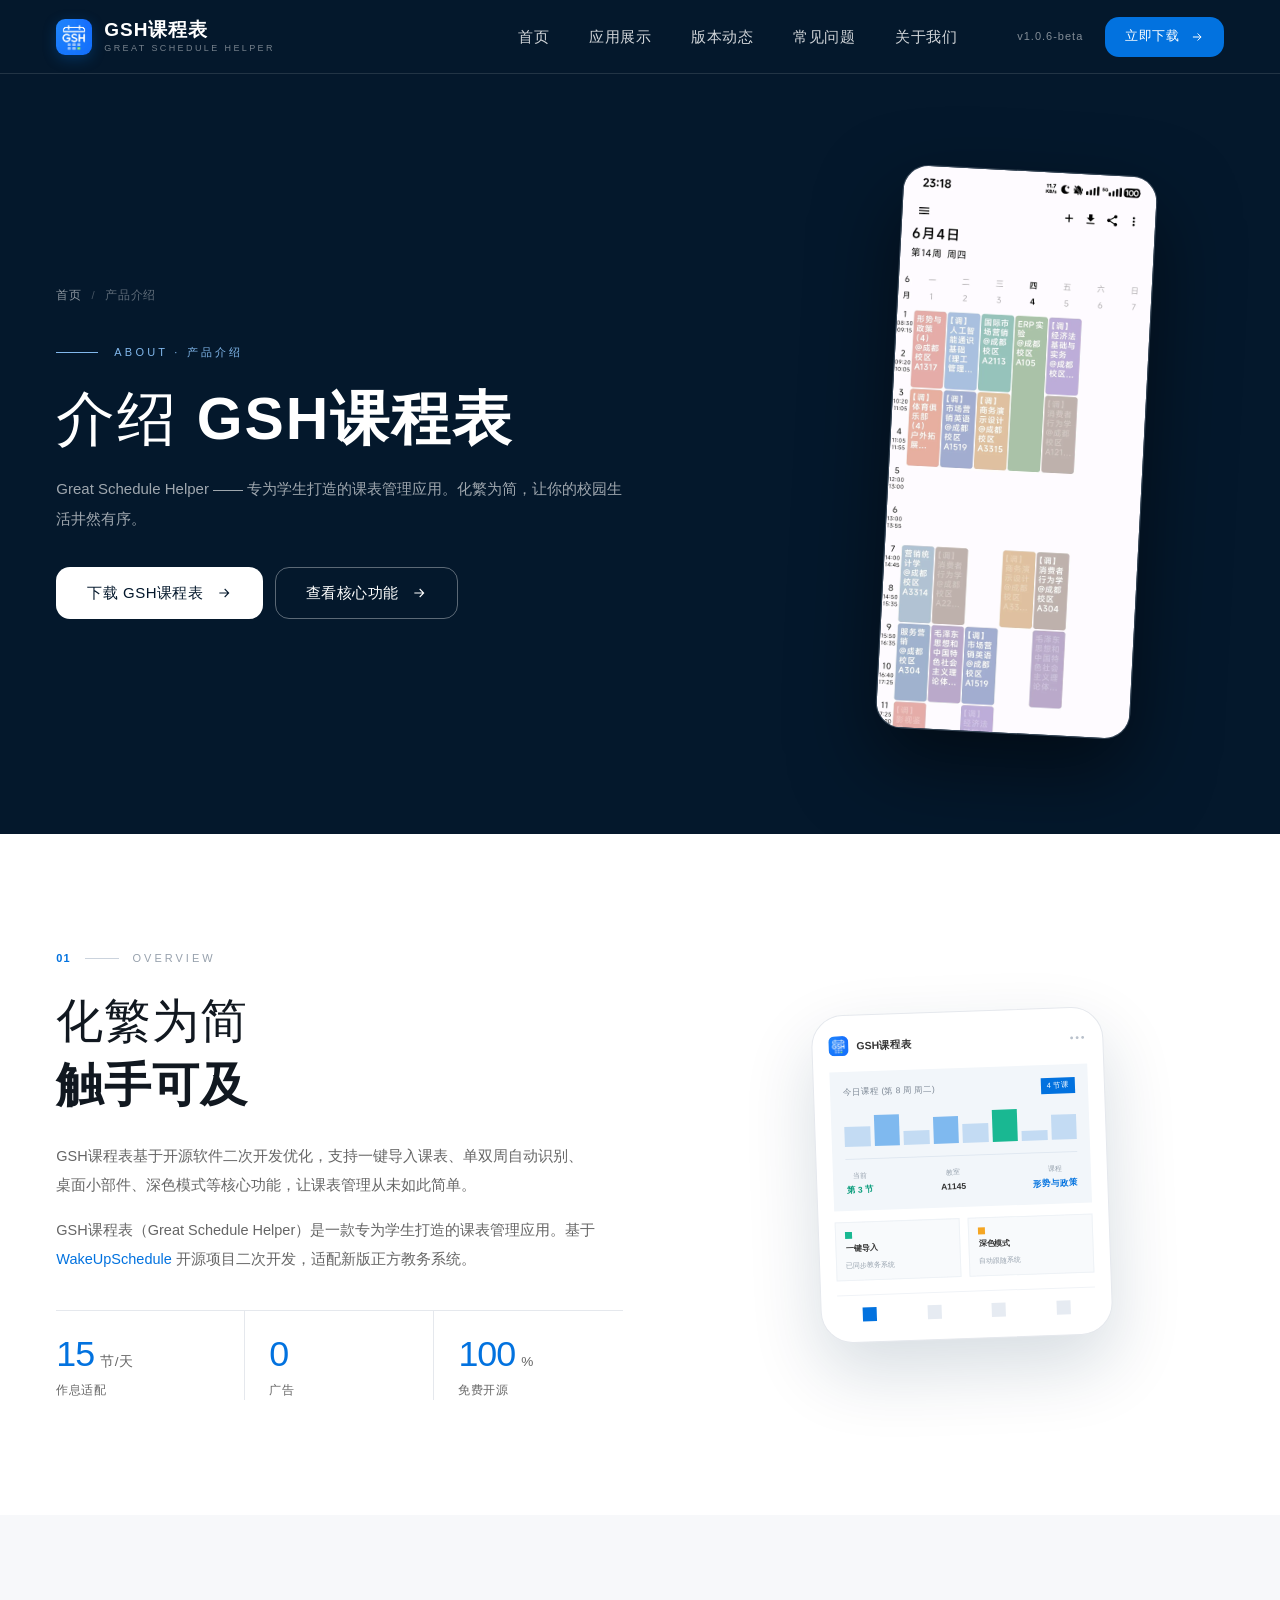
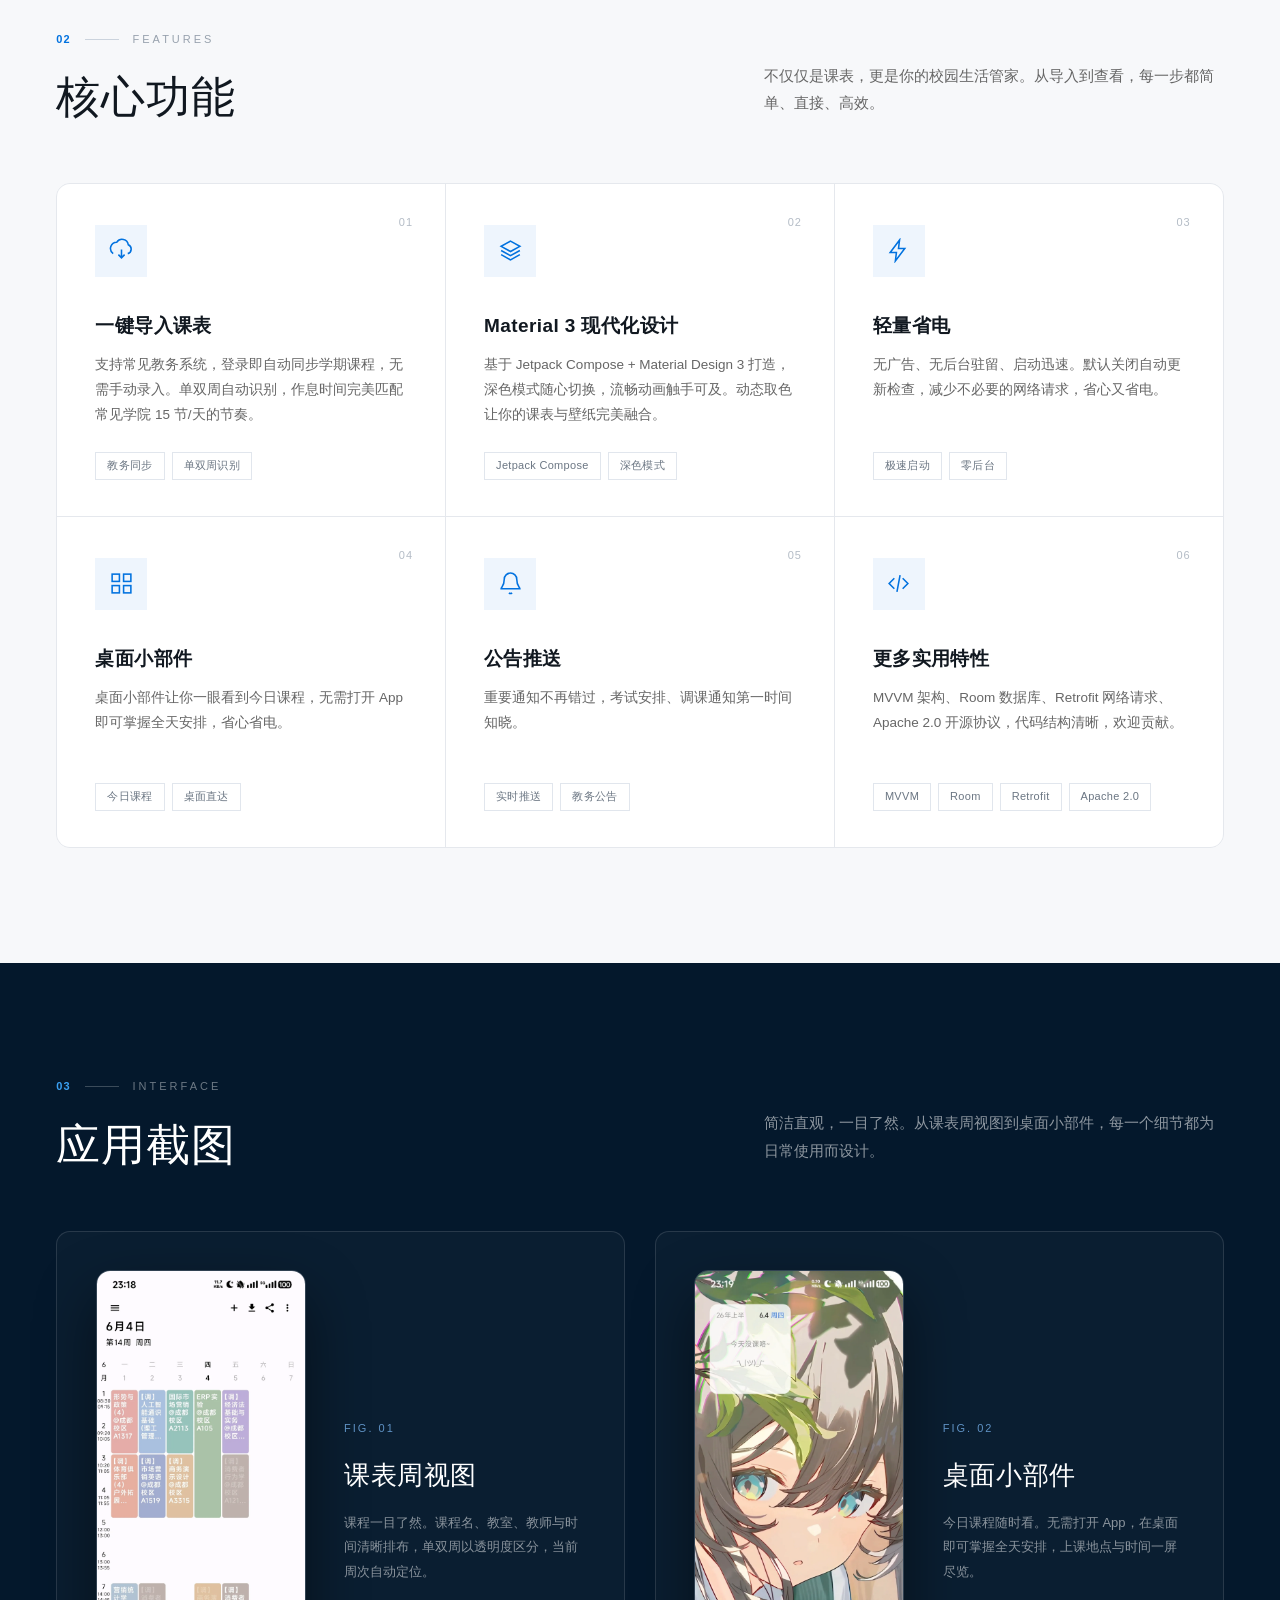
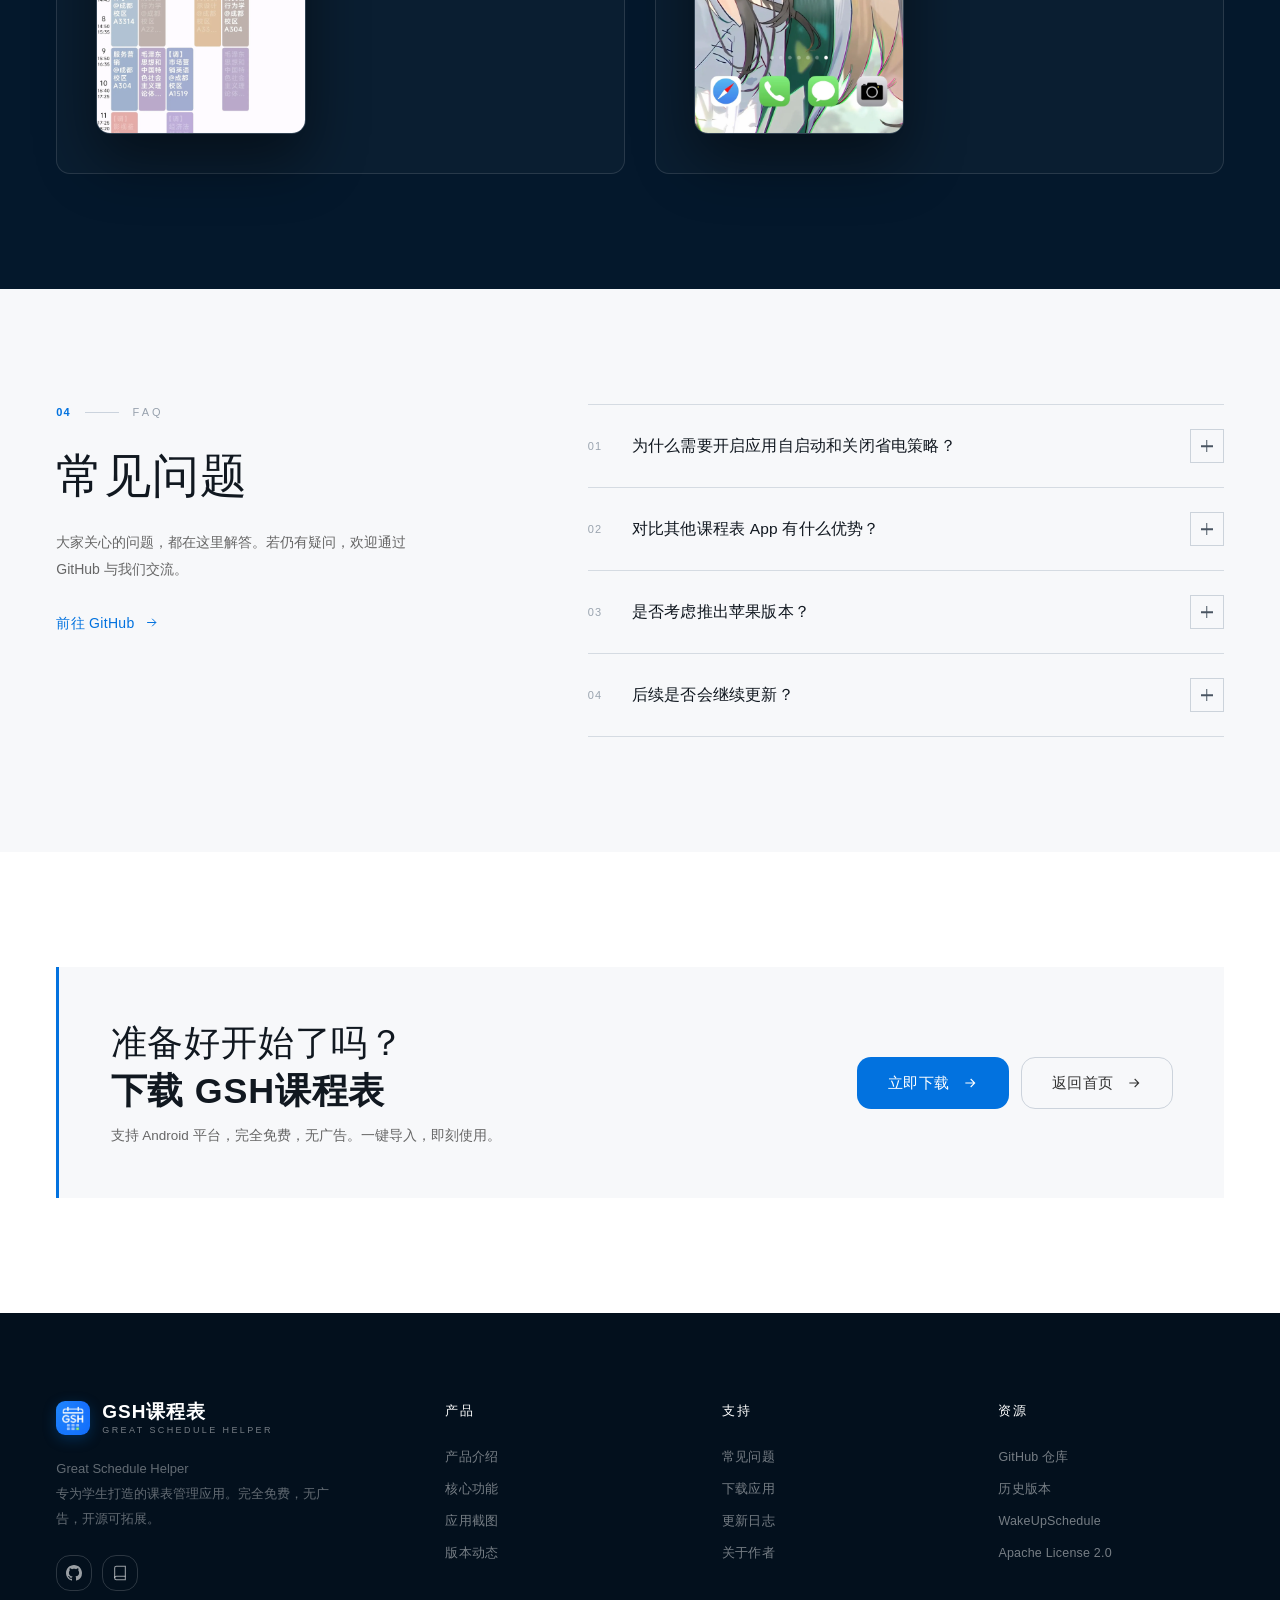
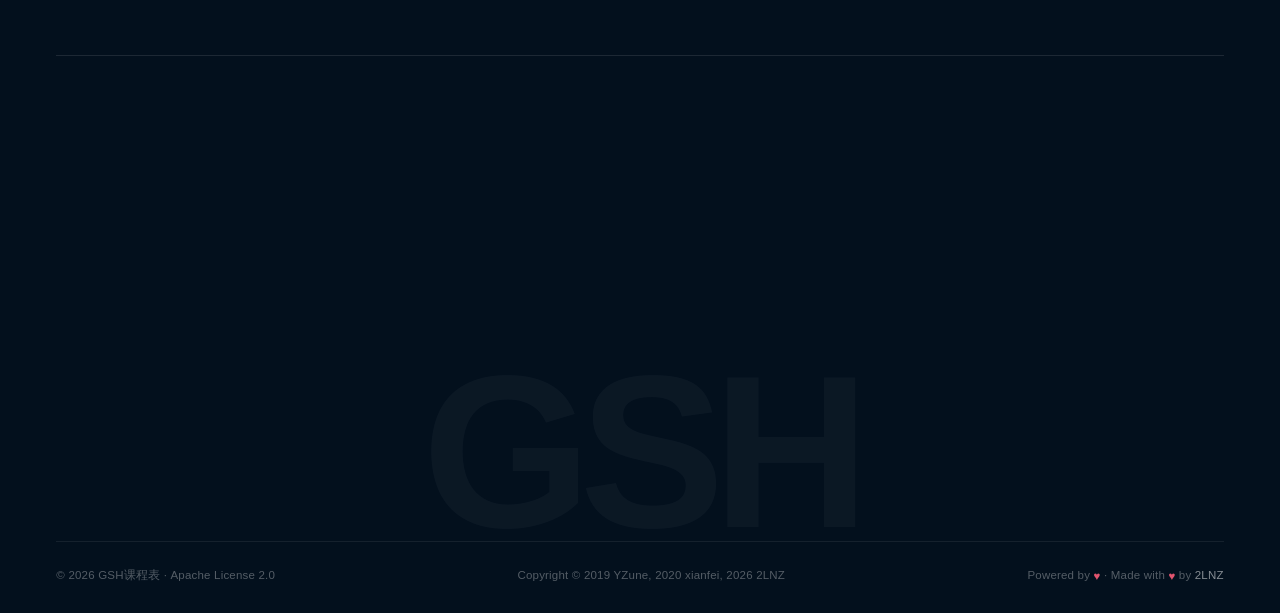
<file: docs/about.html>
<!DOCTYPE html>
<html lang="zh-CN">
<head>
  <meta charset="UTF-8">
  <meta name="viewport" content="width=device-width, initial-scale=1.0">
  <meta name="theme-color" content="#04182c">
  <meta name="description" content="了解 GSH课程表（Great Schedule Helper）：一键导入课表、单双周自动识别、Material 3 设计、桌面小部件，完全免费开源、无广告。">
  <meta property="og:title" content="介绍与功能 — GSH课程表">
  <meta property="og:description" content="一键导入课表、单双周识别、Material 3 设计、桌面小部件，完全免费开源。">
  <meta property="og:image" content="https://gsh.2lnz.top/assets/logo.webp">
  <meta property="og:type" content="website">
  <title>介绍与功能 — GSH课程表（Great Schedule Helper）</title>
  <link rel="canonical" href="https://gsh.2lnz.top/about.html">
  <link rel="icon" type="image/webp" href="assets/logo.webp">
  <link rel="preload" href="assets/logo.webp" as="image">
  <link rel="preload" href="css/style.css" as="style">
  <link rel="stylesheet" href="css/style.css">
  <script>document.documentElement.classList.add('js');</script>
  <script type="application/ld+json">
  {
    "@context": "https://schema.org",
    "@type": "FAQPage",
    "mainEntity": [
      {
        "@type": "Question",
        "name": "为什么需要开启应用自启动和关闭省电策略？",
        "acceptedAnswer": { "@type": "Answer", "text": "本应用未在各手机品牌进行报备，无法加入手机厂商内置的 FCM 白名单，也就是无法保持应用在后台运行，可能会导致课表更新不及时的问题，开启则可以避免。经过测试，开启之后仅会增加 2%–3% 的用电量。" }
      },
      {
        "@type": "Question",
        "name": "对比其他课程表 App 有什么优势？",
        "acceptedAnswer": { "@type": "Answer", "text": "更加轻量，更加美观，更加干净无广告，完全开源更加安全。" }
      },
      {
        "@type": "Question",
        "name": "是否考虑推出苹果版本？",
        "acceptedAnswer": { "@type": "Answer", "text": "目前不考虑，一来是没有 MacBook 和 iPhone，二来是学习成本太高了。" }
      },
      {
        "@type": "Question",
        "name": "后续是否会继续更新？",
        "acceptedAnswer": { "@type": "Answer", "text": "会的吧？尽力而为。" }
      }
    ]
  }
  </script>
  <noscript><style>.faq-a{max-height:none}.page-loader{display:none!important}body.is-loading{overflow:auto!important}</style></noscript>
</head>
<body class="is-loading">

  <div class="page-loader" id="pageLoader" role="status" aria-live="polite" aria-label="页面加载中">
    <div class="page-loader-inner">
      <img src="assets/logo.webp" alt="" width="56" height="56">
      <span class="page-loader-bar" aria-hidden="true"></span>
    </div>
  </div>

  <a href="#main" class="skip-link">跳到主要内容</a>

  <!-- ===================== Header ===================== -->
  <header class="site-header" id="siteHeader">
    <div class="header-inner">
      <a href="index.html" class="brand" aria-label="GSH课程表首页">
        <img src="assets/logo.webp" alt="GSH课程表 Logo" width="36" height="36">
        <span class="brand-text">GSH课程表<small>GREAT SCHEDULE HELPER</small></span>
      </a>

      <nav class="main-nav" aria-label="主导航">
        <ul>
          <li><a href="index.html" class="nav-link">首页</a></li>
          <li><a href="index.html#screenshots" class="nav-link">应用展示</a></li>
          <li><a href="index.html#news" class="nav-link">版本动态</a></li>
          <li><a href="index.html#qa" class="nav-link">常见问题</a></li>
          <li><a href="index.html#author" class="nav-link">关于我们</a></li>
        </ul>
      </nav>

      <div class="header-actions">
        <span class="header-version">v1.0.6-beta</span>
        <a href="download.html" class="btn-download">立即下载
          <svg width="14" height="14" viewBox="0 0 24 24" fill="none" stroke="currentColor" stroke-width="1.7" aria-hidden="true"><path d="M5 12h14M13 6l6 6-6 6"/></svg>
        </a>
        <button class="menu-toggle" id="menuToggle" aria-label="打开菜单" aria-expanded="false" aria-controls="mobileMenu">
          <span></span><span></span>
        </button>
      </div>
    </div>
  </header>

  <!-- Mobile menu -->
  <div class="mobile-menu" id="mobileMenu">
    <nav aria-label="移动端导航">
      <a href="index.html"><span>01</span>首页</a>
      <a href="about.html"><span>02</span>产品介绍</a>
      <a href="index.html#features"><span>03</span>核心功能</a>
      <a href="index.html#screenshots"><span>04</span>应用展示</a>
      <a href="index.html#news"><span>05</span>版本动态</a>
      <a href="index.html#qa"><span>06</span>常见问题</a>
      <a href="index.html#author"><span>07</span>关于我们</a>
      <a href="download.html"><span>08</span>下载</a>
    </nav>
    <div class="mobile-menu-foot">
      <p class="mobile-menu-meta">V1.0.6-BETA · 免费开源 · 无广告</p>
      <a href="download.html" class="btn btn-blue">立即下载
        <svg width="15" height="15" viewBox="0 0 24 24" fill="none" stroke="currentColor" stroke-width="1.6" aria-hidden="true"><path d="M5 12h14M13 6l6 6-6 6"/></svg>
      </a>
    </div>
  </div>

  <main id="main">
    <!-- ===================== Page hero ===================== -->
    <section class="page-hero">
      <div class="container">
        <div class="page-hero-inner">
          <div>
            <nav class="breadcrumb" aria-label="面包屑">
              <a href="index.html">首页</a>
              <span class="bc-sep">/</span>
              <span>产品介绍</span>
            </nav>
            <p class="hero-eyebrow">About · 产品介绍</p>
            <h1>介绍 <strong>GSH课程表</strong></h1>
            <p class="page-hero-desc">
              Great Schedule Helper —— 专为学生打造的课表管理应用。化繁为简，让你的校园生活井然有序。
            </p>
            <div class="page-hero-actions">
              <a href="download.html" class="btn btn-white">下载 GSH课程表
                <svg width="16" height="16" viewBox="0 0 24 24" fill="none" stroke="currentColor" stroke-width="1.6" aria-hidden="true"><path d="M5 12h14M13 6l6 6-6 6"/></svg>
              </a>
              <a href="#features" class="btn btn-outline-light">查看核心功能
                <svg width="16" height="16" viewBox="0 0 24 24" fill="none" stroke="currentColor" stroke-width="1.6" aria-hidden="true"><path d="M5 12h14M13 6l6 6-6 6"/></svg>
              </a>
            </div>
          </div>
          <div class="page-hero-visual">
            <img src="assets/001.webp" alt="GSH课程表 课表周视图" width="1220" height="2712">
          </div>
        </div>
      </div>
    </section>

    <!-- ===================== Overview ===================== -->
    <section class="about-intro site-section">
      <div class="container" id="about">
        <div class="about-split">
          <div class="about-copy" data-reveal>
            <div class="sec-label"><span>01</span><i></i>OVERVIEW</div>
            <h2 class="display-title">化繁为简<br><strong>触手可及</strong></h2>
            <p>
              GSH课程表基于开源软件二次开发优化，支持一键导入课表、单双周自动识别、桌面小部件、深色模式等核心功能，让课表管理从未如此简单。
            </p>
            <p>
              GSH课程表（Great Schedule Helper）是一款专为学生打造的课表管理应用。基于 <a href="https://github.com/YZune/WakeUpSchedule" target="_blank" rel="noopener">WakeUpSchedule</a> 开源项目二次开发，适配新版正方教务系统。
            </p>
            <div class="about-stats">
              <div>
                <div class="stat-value">15<small>节/天</small></div>
                <div class="stat-label">作息适配</div>
              </div>
              <div>
                <div class="stat-value">0</div>
                <div class="stat-label">广告</div>
              </div>
              <div>
                <div class="stat-value">100<small>%</small></div>
                <div class="stat-label">免费开源</div>
              </div>
            </div>
          </div>

          <div class="phone-showcase" data-reveal style="--d:.08s">
            <div class="phone-frame">
              <div class="phone-top">
                <img src="assets/logo.webp" alt="" width="20" height="20" loading="lazy">
                <span>GSH课程表</span>
                <span class="phone-dots">•••</span>
              </div>
              <div class="phone-card">
                <div class="phone-card-head">
                  <span>今日课程 (第 8 周 周二)</span>
                  <em>4 节课</em>
                </div>
                <div class="phone-bars" aria-hidden="true">
                  <i style="--h:60%"></i>
                  <i style="--h:90%"></i>
                  <i style="--h:40%"></i>
                  <i style="--h:80%"></i>
                  <i style="--h:55%"></i>
                  <i style="--h:95%"></i>
                  <i style="--h:30%"></i>
                  <i style="--h:75%"></i>
                </div>
                <div class="phone-info">
                  <div><small>当前</small><strong class="teal">第 3 节</strong></div>
                  <div><small>教室</small><strong>A1145</strong></div>
                  <div><small>课程</small><strong class="blue">形势与政策</strong></div>
                </div>
              </div>
              <div class="phone-actions">
                <div>
                  <span class="dot green"></span>
                  <strong>一键导入</strong>
                  <small>已同步教务系统</small>
                </div>
                <div>
                  <span class="dot amber"></span>
                  <strong>深色模式</strong>
                  <small>自动跟随系统</small>
                </div>
              </div>
              <div class="phone-nav" aria-hidden="true">
                <i class="on"></i><i></i><i></i><i></i>
              </div>
            </div>
          </div>
        </div>
      </div>
    </section>

    <!-- ===================== Features ===================== -->
    <section class="features about-features site-section">
      <div class="container" id="features">
        <div class="section-head" data-reveal>
          <div>
            <div class="sec-label"><span>02</span><i></i>FEATURES</div>
            <h2>核心功能</h2>
          </div>
          <p>不仅仅是课表，更是你的校园生活管家。从导入到查看，每一步都简单、直接、高效。</p>
        </div>

        <div class="feature-grid">
          <article class="feature-card" data-reveal style="--d:.02s">
            <span class="feature-num">01</span>
            <span class="feature-icon">
              <svg viewBox="0 0 24 24" fill="none" stroke="currentColor" stroke-width="1.5" aria-hidden="true"><path d="M4 14.9A6 6 0 0 1 7.5 4a6 6 0 0 1 11 2.5A4.5 4.5 0 0 1 18 15"/><path d="M12 11v8m-3-3 3 3 3-3"/></svg>
            </span>
            <h3>一键导入课表</h3>
            <p>支持常见教务系统，登录即自动同步学期课程，无需手动录入。单双周自动识别，作息时间完美匹配常见学院 15 节/天的节奏。</p>
            <div class="feature-tags">
              <span class="tag">教务同步</span>
              <span class="tag">单双周识别</span>
            </div>
          </article>

          <article class="feature-card" data-reveal style="--d:.06s">
            <span class="feature-num">02</span>
            <span class="feature-icon">
              <svg viewBox="0 0 24 24" fill="none" stroke="currentColor" stroke-width="1.5" aria-hidden="true"><path d="m12 3 9 5-9 5-9-5 9-5Z"/><path d="m3 12 9 5 9-5"/><path d="m3 16 9 5 9-5"/></svg>
            </span>
            <h3>Material 3 现代化设计</h3>
            <p>基于 Jetpack Compose + Material Design 3 打造，深色模式随心切换，流畅动画触手可及。动态取色让你的课表与壁纸完美融合。</p>
            <div class="feature-tags">
              <span class="tag">Jetpack Compose</span>
              <span class="tag">深色模式</span>
            </div>
          </article>

          <article class="feature-card" data-reveal style="--d:.1s">
            <span class="feature-num">03</span>
            <span class="feature-icon">
              <svg viewBox="0 0 24 24" fill="none" stroke="currentColor" stroke-width="1.5" aria-hidden="true"><path d="M13 2 4 14h6l-1 8 9-12h-6l1-8Z"/></svg>
            </span>
            <h3>轻量省电</h3>
            <p>无广告、无后台驻留、启动迅速。默认关闭自动更新检查，减少不必要的网络请求，省心又省电。</p>
            <div class="feature-tags">
              <span class="tag">极速启动</span>
              <span class="tag">零后台</span>
            </div>
          </article>

          <article class="feature-card" data-reveal style="--d:.02s">
            <span class="feature-num">04</span>
            <span class="feature-icon">
              <svg viewBox="0 0 24 24" fill="none" stroke="currentColor" stroke-width="1.5" aria-hidden="true"><rect x="3" y="3" width="7" height="7"/><rect x="14" y="3" width="7" height="7"/><rect x="3" y="14" width="7" height="7"/><rect x="14" y="14" width="7" height="7"/></svg>
            </span>
            <h3>桌面小部件</h3>
            <p>桌面小部件让你一眼看到今日课程，无需打开 App 即可掌握全天安排，省心省电。</p>
            <div class="feature-tags">
              <span class="tag">今日课程</span>
              <span class="tag">桌面直达</span>
            </div>
          </article>

          <article class="feature-card" data-reveal style="--d:.06s">
            <span class="feature-num">05</span>
            <span class="feature-icon">
              <svg viewBox="0 0 24 24" fill="none" stroke="currentColor" stroke-width="1.5" aria-hidden="true"><path d="M18 8a6 6 0 1 0-12 0c0 7-3 7-3 9h18c0-2-3-2-3-9"/><path d="M10.5 21a2 2 0 0 0 3 0"/></svg>
            </span>
            <h3>公告推送</h3>
            <p>重要通知不再错过，考试安排、调课通知第一时间知晓。</p>
            <div class="feature-tags">
              <span class="tag">实时推送</span>
              <span class="tag">教务公告</span>
            </div>
          </article>

          <article class="feature-card" data-reveal style="--d:.1s">
            <span class="feature-num">06</span>
            <span class="feature-icon">
              <svg viewBox="0 0 24 24" fill="none" stroke="currentColor" stroke-width="1.5" aria-hidden="true"><path d="m8 7-5 5 5 5"/><path d="m16 7 5 5-5 5"/><path d="m13.5 4-3 16"/></svg>
            </span>
            <h3>更多实用特性</h3>
            <p>MVVM 架构、Room 数据库、Retrofit 网络请求、Apache 2.0 开源协议，代码结构清晰，欢迎贡献。</p>
            <div class="feature-tags">
              <span class="tag">MVVM</span>
              <span class="tag">Room</span>
              <span class="tag">Retrofit</span>
              <span class="tag">Apache 2.0</span>
            </div>
          </article>
        </div>
      </div>
    </section>

    <!-- ===================== Screenshots ===================== -->
    <section class="showcase site-section">
      <div class="container" id="screenshots">
        <div class="section-head section-head--dark" data-reveal>
          <div>
            <div class="sec-label sec-label--dark"><span>03</span><i></i>INTERFACE</div>
            <h2>应用截图</h2>
          </div>
          <p>简洁直观，一目了然。从课表周视图到桌面小部件，每一个细节都为日常使用而设计。</p>
        </div>

        <div class="showcase-grid">
          <article class="shot" data-reveal>
            <div class="shot-media">
              <img src="assets/001.webp" alt="GSH课程表 课表周视图截图" width="1220" height="2712" loading="lazy">
            </div>
            <div class="shot-body">
              <span class="shot-num">FIG. 01</span>
              <h3>课表周视图</h3>
              <p>课程一目了然。课程名、教室、教师与时间清晰排布，单双周以透明度区分，当前周次自动定位。</p>
            </div>
          </article>

          <article class="shot" data-reveal style="--d:.08s">
            <div class="shot-media">
              <img src="assets/002.webp" alt="GSH课程表 桌面小部件截图" width="1220" height="2712" loading="lazy">
            </div>
            <div class="shot-body">
              <span class="shot-num">FIG. 02</span>
              <h3>桌面小部件</h3>
              <p>今日课程随时看。无需打开 App，在桌面即可掌握全天安排，上课地点与时间一屏尽览。</p>
            </div>
          </article>
        </div>
      </div>
    </section>

    <!-- ===================== FAQ ===================== -->
    <section class="faq site-section">
      <div class="container faq-layout" id="qa">
        <div class="faq-intro" data-reveal>
          <div class="sec-label"><span>04</span><i></i>FAQ</div>
          <h2 class="display-title">常见问题</h2>
          <p>大家关心的问题，都在这里解答。若仍有疑问，欢迎通过 GitHub 与我们交流。</p>
          <a href="https://github.com/2lnz/GSH_GreatSchedule" class="text-link" target="_blank" rel="noopener">前往 GitHub
            <svg width="15" height="15" viewBox="0 0 24 24" fill="none" stroke="currentColor" stroke-width="1.6" aria-hidden="true"><path d="M5 12h14M13 6l6 6-6 6"/></svg>
          </a>
        </div>

        <div class="faq-list" data-reveal style="--d:.08s">
          <div class="faq-item">
            <button class="faq-q" aria-expanded="false">
              <span class="faq-idx">01</span>
              <span class="faq-q-text">为什么需要开启应用自启动和关闭省电策略？</span>
              <span class="faq-icon" aria-hidden="true"></span>
            </button>
            <div class="faq-a">
              <p>本应用未在各手机品牌进行报备，无法加入手机厂商内置的 FCM 白名单，也就是无法保持应用在后台运行，可能会导致课表更新不及时的问题，开启则可以避免。经过测试，开启之后仅会增加 2%–3% 的用电量。</p>
            </div>
          </div>
          <div class="faq-item">
            <button class="faq-q" aria-expanded="false">
              <span class="faq-idx">02</span>
              <span class="faq-q-text">对比其他课程表 App 有什么优势？</span>
              <span class="faq-icon" aria-hidden="true"></span>
            </button>
            <div class="faq-a">
              <p>更加轻量，更加美观，更加干净无广告，完全开源更加安全。</p>
            </div>
          </div>
          <div class="faq-item">
            <button class="faq-q" aria-expanded="false">
              <span class="faq-idx">03</span>
              <span class="faq-q-text">是否考虑推出苹果版本？</span>
              <span class="faq-icon" aria-hidden="true"></span>
            </button>
            <div class="faq-a">
              <p>目前不考虑，一来是没有 MacBook 和 iPhone，二来是学习成本太高了。</p>
            </div>
          </div>
          <div class="faq-item">
            <button class="faq-q" aria-expanded="false">
              <span class="faq-idx">04</span>
              <span class="faq-q-text">后续是否会继续更新？</span>
              <span class="faq-icon" aria-hidden="true"></span>
            </button>
            <div class="faq-a">
              <p>会的吧？尽力而为。</p>
            </div>
          </div>
        </div>
      </div>
    </section>

    <!-- ===================== CTA ===================== -->
    <section class="about-cta">
      <div class="container">
        <div class="cta-strip" data-reveal>
          <div>
            <h2>准备好开始了吗？<br><strong>下载 GSH课程表</strong></h2>
            <p>支持 Android 平台，完全免费，无广告。一键导入，即刻使用。</p>
          </div>
          <div class="cta-actions">
            <a href="download.html" class="btn btn-blue">立即下载
              <svg width="16" height="16" viewBox="0 0 24 24" fill="none" stroke="currentColor" stroke-width="1.6" aria-hidden="true"><path d="M5 12h14M13 6l6 6-6 6"/></svg>
            </a>
            <a href="index.html" class="btn btn-outline-dark">返回首页
              <svg width="16" height="16" viewBox="0 0 24 24" fill="none" stroke="currentColor" stroke-width="1.6" aria-hidden="true"><path d="M5 12h14M13 6l6 6-6 6"/></svg>
            </a>
          </div>
        </div>
      </div>
    </section>
  </main>

  <!-- ===================== Footer ===================== -->
  <footer class="site-footer">
    <div class="container">
      <div class="footer-top">
        <div class="footer-brand">
          <a href="index.html" class="brand">
            <img src="assets/logo.webp" alt="GSH课程表 Logo" width="34" height="34">
            <span class="brand-text">GSH课程表<small>GREAT SCHEDULE HELPER</small></span>
          </a>
          <p>Great Schedule Helper<br>专为学生打造的课表管理应用。完全免费，无广告，开源可拓展。</p>
          <div class="footer-social">
            <a href="https://github.com/2lnz" aria-label="GitHub" target="_blank" rel="noopener">
              <svg width="16" height="16" viewBox="0 0 24 24" fill="currentColor" aria-hidden="true"><path d="M12 0C5.37 0 0 5.37 0 12c0 5.31 3.435 9.795 8.205 11.385.6.105.825-.255.825-.57 0-.285-.015-1.23-.015-2.235-3.015.555-3.795-.735-4.035-1.41-.135-.345-.72-1.41-1.23-1.695-.42-.225-1.02-.78-.015-.795.945-.015 1.62.87 1.845 1.23 1.08 1.815 2.805 1.305 3.495.99.105-.78.42-1.305.765-1.605-2.67-.3-5.46-1.335-5.46-5.925 0-1.305.465-2.385 1.23-3.225-.12-.3-.54-1.53.12-3.18 0 0 1.005-.315 3.3 1.23.96-.27 1.98-.405 3-.405s2.04.135 3 .405c2.295-1.56 3.3-1.23 3.3-1.23.66 1.65.24 2.88.12 3.18.765.84 1.23 1.905 1.23 3.225 0 4.605-2.805 5.625-5.475 5.925.435.375.81 1.095.81 2.22 0 1.605-.015 2.895-.015 3.3 0 .315.225.69.825.57A12.02 12.02 0 0 0 24 12c0-6.63-5.37-12-12-12z"/></svg>
            </a>
            <a href="https://blog.2lnz.top" aria-label="博客" target="_blank" rel="noopener">
              <svg width="16" height="16" viewBox="0 0 24 24" fill="none" stroke="currentColor" stroke-width="1.6" aria-hidden="true"><path d="M4 19.5A2.5 2.5 0 0 1 6.5 17H20"/><path d="M6.5 2H20v20H6.5A2.5 2.5 0 0 1 4 19.5v-15A2.5 2.5 0 0 1 6.5 2z"/></svg>
            </a>
          </div>
        </div>

        <div class="footer-col">
          <h4>产品</h4>
          <a href="about.html">产品介绍</a>
          <a href="index.html#features">核心功能</a>
          <a href="index.html#screenshots">应用截图</a>
          <a href="index.html#news">版本动态</a>
        </div>
        <div class="footer-col">
          <h4>支持</h4>
          <a href="index.html#qa">常见问题</a>
          <a href="download.html">下载应用</a>
          <a href="download.html#changelog">更新日志</a>
          <a href="index.html#author">关于作者</a>
        </div>
        <div class="footer-col">
          <h4>资源</h4>
          <a href="https://github.com/2lnz/GSH_GreatSchedule" target="_blank" rel="noopener">GitHub 仓库</a>
          <a href="https://github.com/2lnz/GSH_GreatSchedule/releases" target="_blank" rel="noopener">历史版本</a>
          <a href="https://github.com/YZune/WakeUpSchedule" target="_blank" rel="noopener">WakeUpSchedule</a>
          <a href="https://www.apache.org/licenses/LICENSE-2.0" target="_blank" rel="noopener">Apache License 2.0</a>
        </div>
      </div>

      <div class="footer-wordmark" aria-hidden="true">GSH</div>

      <div class="footer-bottom">
        <p>© 2026 GSH课程表 · Apache License 2.0</p>
        <p>Copyright © 2019 YZune, 2020 xianfei, 2026 2LNZ</p>
        <p>Powered by <span class="footer-heart">♥</span> · Made with <span class="footer-heart">♥</span> by <a href="https://github.com/2lnz" target="_blank" rel="noopener">2LNZ</a></p>
      </div>
    </div>
  </footer>

  <button class="to-top" aria-label="回到顶部">
    <svg width="18" height="18" viewBox="0 0 24 24" fill="none" stroke="currentColor" stroke-width="1.6" aria-hidden="true"><path d="M12 19V5M6 11l6-6 6 6"/></svg>
  </button>

  <script src="js/main.js" defer></script>
</body>
</html>
</file>
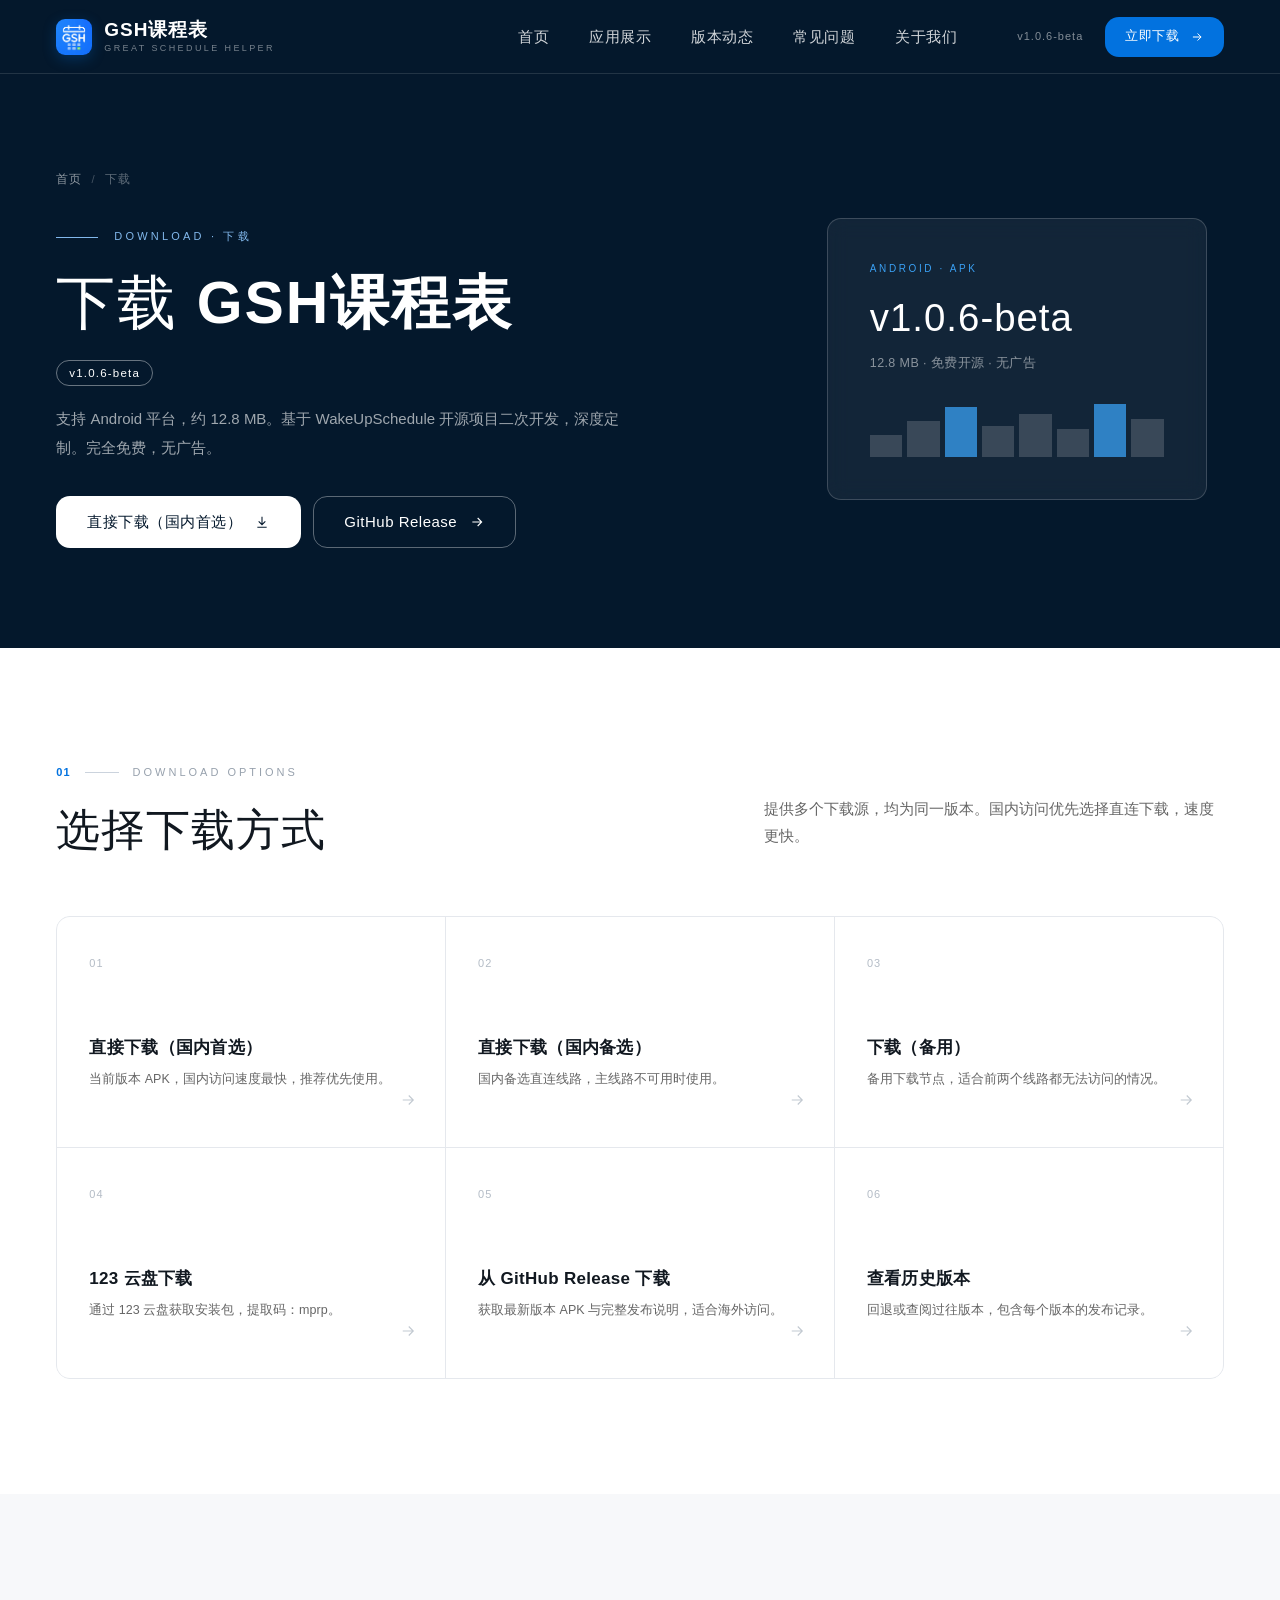
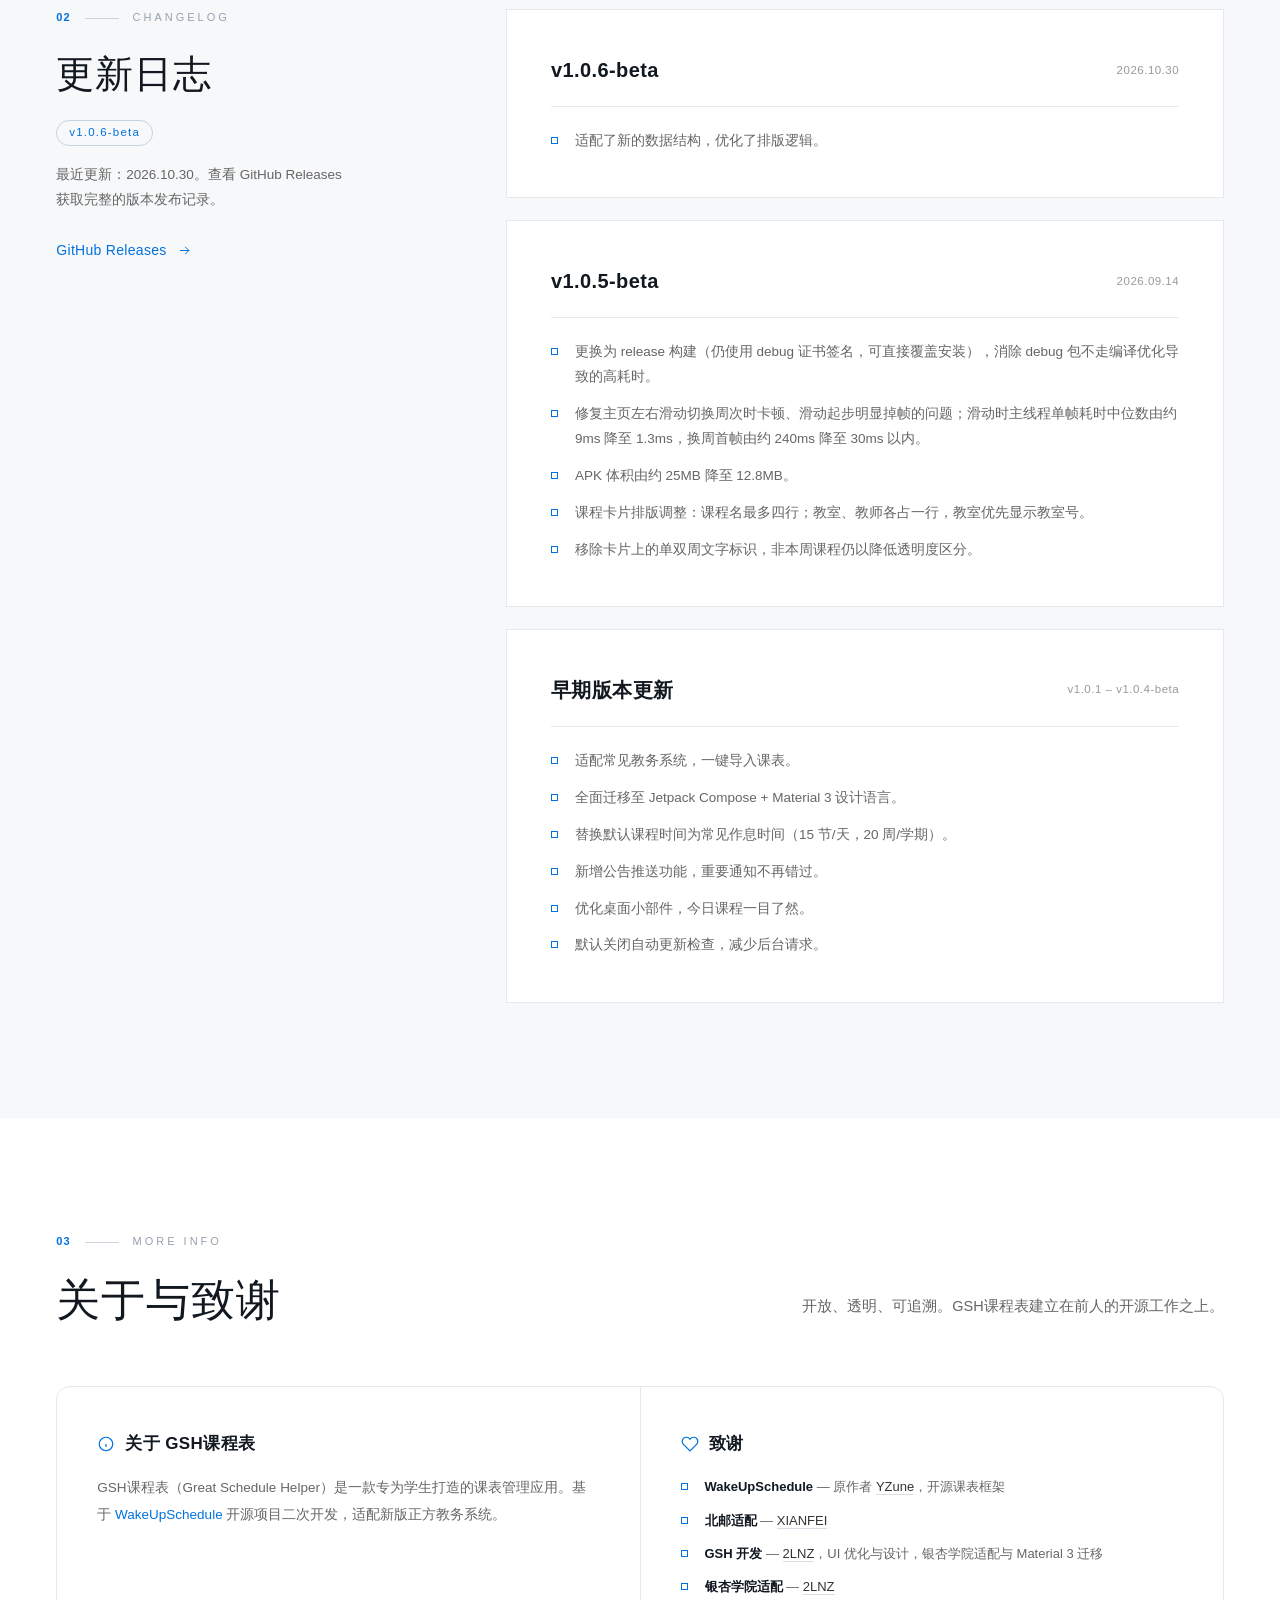
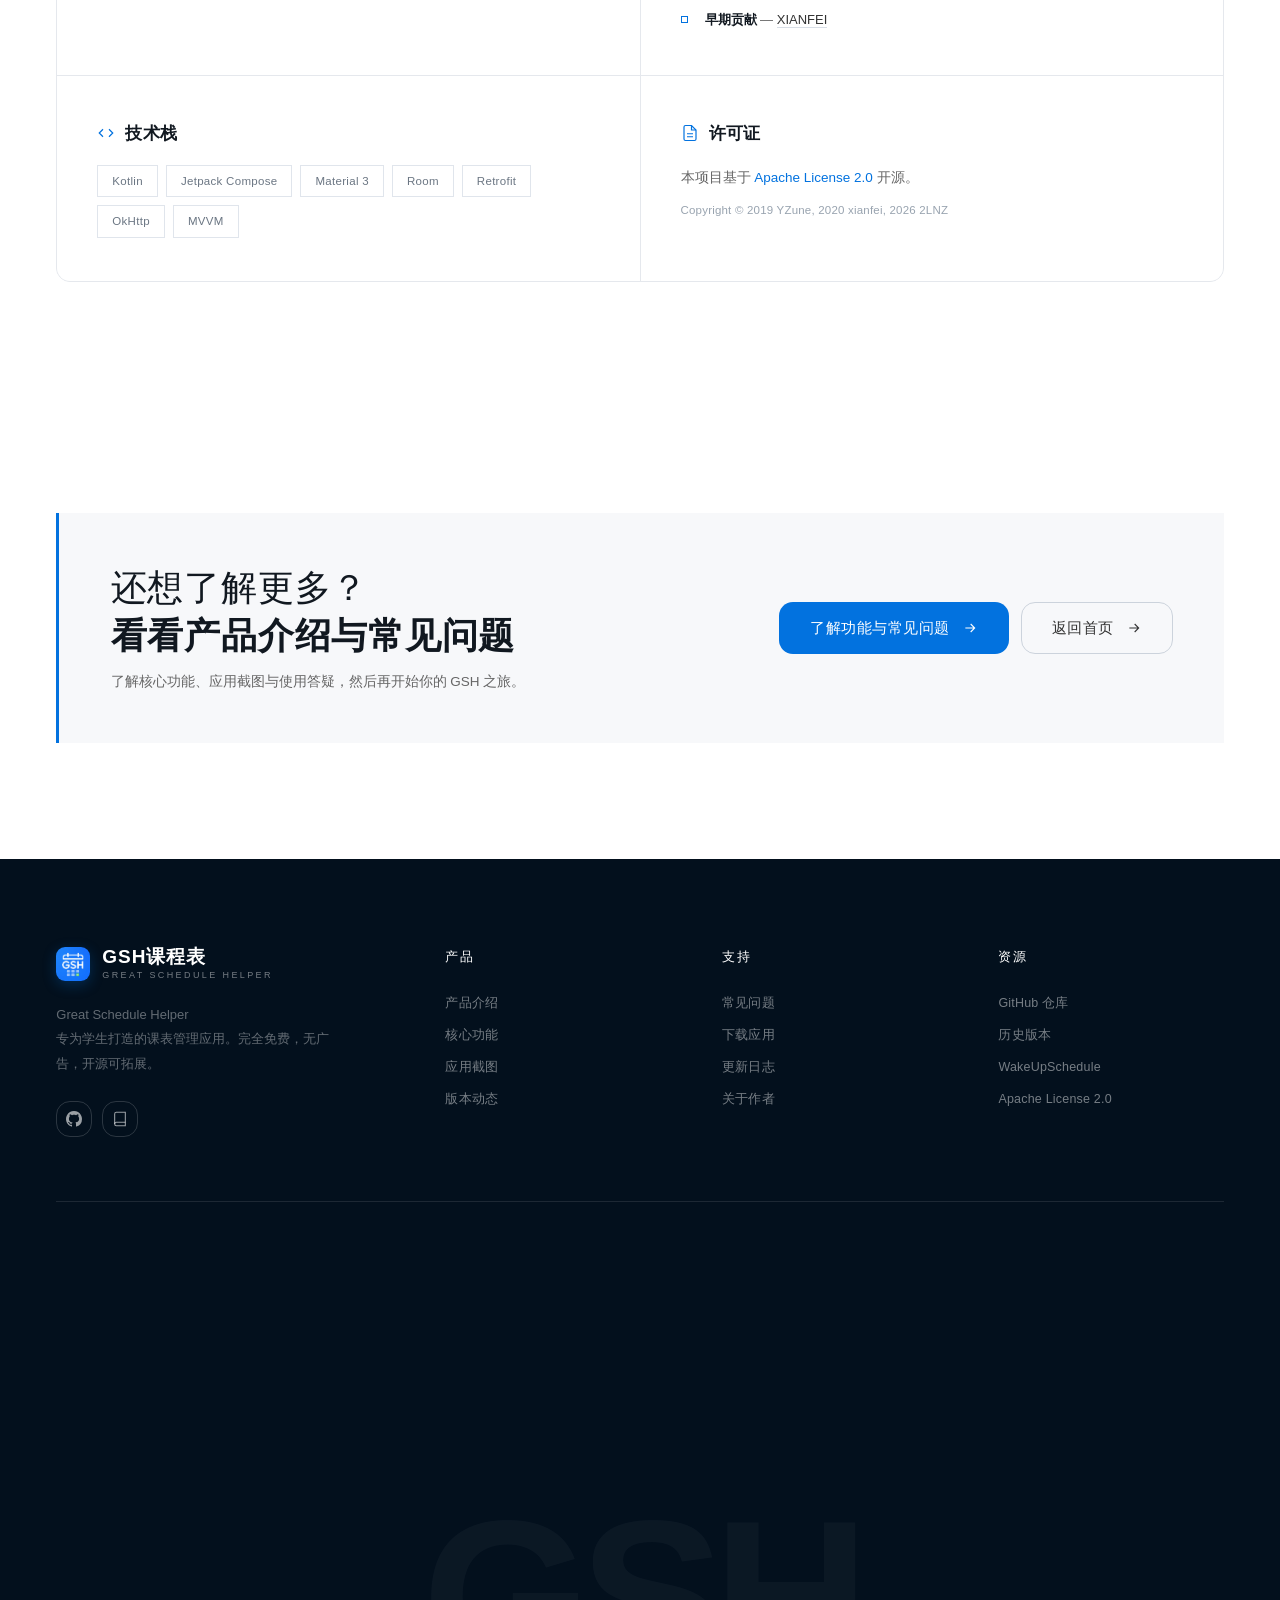
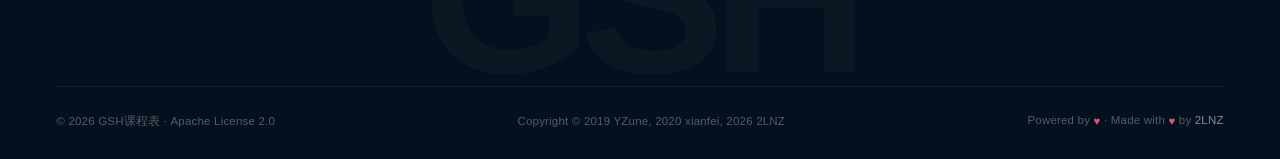
<file: docs/download.html>
<!DOCTYPE html>
<html lang="zh-CN">
<head>
  <meta charset="UTF-8">
  <meta name="viewport" content="width=device-width, initial-scale=1.0">
  <meta name="theme-color" content="#04182c">
  <meta name="description" content="下载 GSH课程表 Android 版 v1.0.6-beta：免费、无广告、开源。支持直连下载、123云盘与 GitHub Release，附完整更新日志。">
  <meta property="og:title" content="下载 GSH课程表 — Android 版">
  <meta property="og:description" content="免费无广告的课表助手，支持直连下载、123云盘与 GitHub Release。">
  <meta property="og:image" content="https://gsh.2lnz.top/assets/logo.webp">
  <meta property="og:type" content="website">
  <title>下载 GSH课程表 — Android 版 v1.0.6-beta</title>
  <link rel="canonical" href="https://gsh.2lnz.top/download.html">
  <link rel="icon" type="image/webp" href="assets/logo.webp">
  <link rel="preload" href="assets/logo.webp" as="image">
  <link rel="preload" href="css/style.css" as="style">
  <link rel="stylesheet" href="css/style.css">
  <script>document.documentElement.classList.add('js');</script>
  <noscript><style>.faq-a{max-height:none}.page-loader{display:none!important}body.is-loading{overflow:auto!important}</style></noscript>
</head>
<body class="is-loading">

  <div class="page-loader" id="pageLoader" role="status" aria-live="polite" aria-label="页面加载中">
    <div class="page-loader-inner">
      <img src="assets/logo.webp" alt="" width="56" height="56">
      <span class="page-loader-bar" aria-hidden="true"></span>
    </div>
  </div>

  <a href="#main" class="skip-link">跳到主要内容</a>

  <!-- ===================== Header ===================== -->
  <header class="site-header" id="siteHeader">
    <div class="header-inner">
      <a href="index.html" class="brand" aria-label="GSH课程表首页">
        <img src="assets/logo.webp" alt="GSH课程表 Logo" width="36" height="36">
        <span class="brand-text">GSH课程表<small>GREAT SCHEDULE HELPER</small></span>
      </a>

      <nav class="main-nav" aria-label="主导航">
        <ul>
          <li><a href="index.html" class="nav-link">首页</a></li>
          <li><a href="index.html#screenshots" class="nav-link">应用展示</a></li>
          <li><a href="index.html#news" class="nav-link">版本动态</a></li>
          <li><a href="index.html#qa" class="nav-link">常见问题</a></li>
          <li><a href="index.html#author" class="nav-link">关于我们</a></li>
        </ul>
      </nav>

      <div class="header-actions">
        <span class="header-version">v1.0.6-beta</span>
        <a href="download.html" class="btn-download" aria-current="page">立即下载
          <svg width="14" height="14" viewBox="0 0 24 24" fill="none" stroke="currentColor" stroke-width="1.7" aria-hidden="true"><path d="M5 12h14M13 6l6 6-6 6"/></svg>
        </a>
        <button class="menu-toggle" id="menuToggle" aria-label="打开菜单" aria-expanded="false" aria-controls="mobileMenu">
          <span></span><span></span>
        </button>
      </div>
    </div>
  </header>

  <!-- Mobile menu -->
  <div class="mobile-menu" id="mobileMenu">
    <nav aria-label="移动端导航">
      <a href="index.html"><span>01</span>首页</a>
      <a href="about.html"><span>02</span>产品介绍</a>
      <a href="index.html#features"><span>03</span>核心功能</a>
      <a href="index.html#screenshots"><span>04</span>应用展示</a>
      <a href="index.html#news"><span>05</span>版本动态</a>
      <a href="index.html#qa"><span>06</span>常见问题</a>
      <a href="index.html#author"><span>07</span>关于我们</a>
      <a href="download.html"><span>08</span>下载</a>
    </nav>
    <div class="mobile-menu-foot">
      <p class="mobile-menu-meta">V1.0.6-BETA · 免费开源 · 无广告</p>
      <a href="https://apk.2lnz.top/gsh.apk" class="btn btn-blue" target="_blank" rel="noopener">直接下载
        <svg width="15" height="15" viewBox="0 0 24 24" fill="none" stroke="currentColor" stroke-width="1.6" aria-hidden="true"><path d="M5 12h14M13 6l6 6-6 6"/></svg>
      </a>
    </div>
  </div>

  <main id="main">
    <!-- ===================== Page hero ===================== -->
    <section class="page-hero">
      <div class="container">
        <div class="page-hero-inner">
          <div>
            <nav class="breadcrumb" aria-label="面包屑">
              <a href="index.html">首页</a>
              <span class="bc-sep">/</span>
              <span>下载</span>
            </nav>
            <p class="hero-eyebrow">Download · 下载</p>
            <h1>下载 <strong>GSH课程表</strong></h1>
            <span class="version-badge">v1.0.6-beta</span>
            <p class="page-hero-desc">
              支持 Android 平台，约 12.8 MB。基于 WakeUpSchedule 开源项目二次开发，深度定制。完全免费，无广告。
            </p>
            <div class="page-hero-actions">
              <a href="https://apk.2lnz.top/gsh.apk" class="btn btn-white" target="_blank" rel="noopener">
                直接下载（国内首选）
                <svg width="16" height="16" viewBox="0 0 24 24" fill="none" stroke="currentColor" stroke-width="1.6" aria-hidden="true"><path d="M12 4v12m-5-5 5 5 5-5M5 20h14"/></svg>
              </a>
              <a href="https://github.com/2lnz/GSH_GreatSchedule/releases/latest" class="btn btn-outline-light" target="_blank" rel="noopener">
                GitHub Release
                <svg width="16" height="16" viewBox="0 0 24 24" fill="none" stroke="currentColor" stroke-width="1.6" aria-hidden="true"><path d="M5 12h14M13 6l6 6-6 6"/></svg>
              </a>
            </div>
          </div>
          <div class="page-hero-visual">
            <div class="page-hero-panel">
              <span class="panel-label">ANDROID · APK</span>
              <strong>v1.0.6-beta</strong>
              <p>12.8 MB · 免费开源 · 无广告</p>
              <div class="panel-bars" aria-hidden="true">
                <i style="--h:38%"></i>
                <i style="--h:62%"></i>
                <i style="--h:86%"></i>
                <i style="--h:54%"></i>
                <i style="--h:74%"></i>
                <i style="--h:48%"></i>
                <i style="--h:92%"></i>
                <i style="--h:66%"></i>
              </div>
            </div>
          </div>
        </div>
      </div>
    </section>

    <!-- ===================== Download options ===================== -->
    <section class="dl-options site-section">
      <div class="container" id="downloads">
        <div class="section-head" data-reveal>
          <div>
            <div class="sec-label"><span>01</span><i></i>DOWNLOAD OPTIONS</div>
            <h2>选择下载方式</h2>
          </div>
          <p>提供多个下载源，均为同一版本。国内访问优先选择直连下载，速度更快。</p>
        </div>

        <div class="dl-cards">
          <a class="dl-card" href="https://apk.2lnz.top/gsh.apk" target="_blank" rel="noopener" data-reveal style="--d:.02s">
            <span class="dl-card-num">01</span>
            <h3>直接下载（国内首选）</h3>
            <p>当前版本 APK，国内访问速度最快，推荐优先使用。</p>
            <span class="arrow" aria-hidden="true">
              <svg width="18" height="18" viewBox="0 0 24 24" fill="none" stroke="currentColor" stroke-width="1.5"><path d="M5 12h14M13 6l6 6-6 6"/></svg>
            </span>
          </a>

          <a class="dl-card" href="https://gsh.2lnz.top/gsh.apk" target="_blank" rel="noopener" data-reveal style="--d:.05s">
            <span class="dl-card-num">02</span>
            <h3>直接下载（国内备选）</h3>
            <p>国内备选直连线路，主线路不可用时使用。</p>
            <span class="arrow" aria-hidden="true">
              <svg width="18" height="18" viewBox="0 0 24 24" fill="none" stroke="currentColor" stroke-width="1.5"><path d="M5 12h14M13 6l6 6-6 6"/></svg>
            </span>
          </a>

          <a class="dl-card" href="https://home.2lnz.top/gsh.apk" target="_blank" rel="noopener" data-reveal style="--d:.08s">
            <span class="dl-card-num">03</span>
            <h3>下载（备用）</h3>
            <p>备用下载节点，适合前两个线路都无法访问的情况。</p>
            <span class="arrow" aria-hidden="true">
              <svg width="18" height="18" viewBox="0 0 24 24" fill="none" stroke="currentColor" stroke-width="1.5"><path d="M5 12h14M13 6l6 6-6 6"/></svg>
            </span>
          </a>

          <a class="dl-card" href="https://1840645731.share.123865.com/123pan/wdkNTd-t0sP?" target="_blank" rel="noopener" data-reveal style="--d:.02s">
            <span class="dl-card-num">04</span>
            <h3>123 云盘下载</h3>
            <p>通过 123 云盘获取安装包，提取码：mprp。</p>
            <span class="arrow" aria-hidden="true">
              <svg width="18" height="18" viewBox="0 0 24 24" fill="none" stroke="currentColor" stroke-width="1.5"><path d="M5 12h14M13 6l6 6-6 6"/></svg>
            </span>
          </a>

          <a class="dl-card" href="https://github.com/2lnz/GSH_GreatSchedule/releases/latest" target="_blank" rel="noopener" data-reveal style="--d:.05s">
            <span class="dl-card-num">05</span>
            <h3>从 GitHub Release 下载</h3>
            <p>获取最新版本 APK 与完整发布说明，适合海外访问。</p>
            <span class="arrow" aria-hidden="true">
              <svg width="18" height="18" viewBox="0 0 24 24" fill="none" stroke="currentColor" stroke-width="1.5"><path d="M5 12h14M13 6l6 6-6 6"/></svg>
            </span>
          </a>

          <a class="dl-card" href="https://github.com/2lnz/GSH_GreatSchedule/releases" target="_blank" rel="noopener" data-reveal style="--d:.08s">
            <span class="dl-card-num">06</span>
            <h3>查看历史版本</h3>
            <p>回退或查阅过往版本，包含每个版本的发布记录。</p>
            <span class="arrow" aria-hidden="true">
              <svg width="18" height="18" viewBox="0 0 24 24" fill="none" stroke="currentColor" stroke-width="1.5"><path d="M5 12h14M13 6l6 6-6 6"/></svg>
            </span>
          </a>
        </div>
      </div>
    </section>

    <!-- ===================== Changelog ===================== -->
    <section class="changelog-section site-section">
      <div class="container" id="changelog">
        <div class="changelog-layout">
          <aside class="version-panel" data-reveal>
            <div class="sec-label"><span>02</span><i></i>CHANGELOG</div>
            <h2>更新日志</h2>
            <span class="version-badge">v1.0.6-beta</span>
            <p>最近更新：2026.10.30。查看 GitHub Releases 获取完整的版本发布记录。</p>
            <a href="https://github.com/2lnz/GSH_GreatSchedule/releases" class="text-link" target="_blank" rel="noopener">GitHub Releases
              <svg width="15" height="15" viewBox="0 0 24 24" fill="none" stroke="currentColor" stroke-width="1.6" aria-hidden="true"><path d="M5 12h14M13 6l6 6-6 6"/></svg>
            </a>
          </aside>

          <div data-reveal style="--d:.06s">
            <article class="release">
              <div class="release-head">
                <h3>v1.0.6-beta</h3>
                <span>2026.10.30</span>
              </div>
              <ul class="check-list">
                <li>适配了新的数据结构，优化了排版逻辑。</li>
              </ul>
            </article>

            <article class="release">
              <div class="release-head">
                <h3>v1.0.5-beta</h3>
                <span>2026.09.14</span>
              </div>
              <ul class="check-list">
                <li>更换为 release 构建（仍使用 debug 证书签名，可直接覆盖安装），消除 debug 包不走编译优化导致的高耗时。</li>
                <li>修复主页左右滑动切换周次时卡顿、滑动起步明显掉帧的问题；滑动时主线程单帧耗时中位数由约 9ms 降至 1.3ms，换周首帧由约 240ms 降至 30ms 以内。</li>
                <li>APK 体积由约 25MB 降至 12.8MB。</li>
                <li>课程卡片排版调整：课程名最多四行；教室、教师各占一行，教室优先显示教室号。</li>
                <li>移除卡片上的单双周文字标识，非本周课程仍以降低透明度区分。</li>
              </ul>
            </article>

            <article class="release">
              <div class="release-head">
                <h3>早期版本更新</h3>
                <span>v1.0.1 – v1.0.4-beta</span>
              </div>
              <ul class="check-list">
                <li>适配常见教务系统，一键导入课表。</li>
                <li>全面迁移至 Jetpack Compose + Material 3 设计语言。</li>
                <li>替换默认课程时间为常见作息时间（15 节/天，20 周/学期）。</li>
                <li>新增公告推送功能，重要通知不再错过。</li>
                <li>优化桌面小部件，今日课程一目了然。</li>
                <li>默认关闭自动更新检查，减少后台请求。</li>
              </ul>
            </article>
          </div>
        </div>
      </div>
    </section>

    <!-- ===================== About / credits / tech / license ===================== -->
    <section class="info-section">
      <div class="container" id="about-app">
        <div class="section-head" data-reveal>
          <div>
            <div class="sec-label"><span>03</span><i></i>MORE INFO</div>
            <h2>关于与致谢</h2>
          </div>
          <p>开放、透明、可追溯。GSH课程表建立在前人的开源工作之上。</p>
        </div>

        <div class="info-grid">
          <div class="info-card" data-reveal>
            <h3>
              <svg width="18" height="18" viewBox="0 0 24 24" fill="none" stroke="currentColor" stroke-width="1.6" aria-hidden="true"><circle cx="12" cy="12" r="9"/><path d="M12 16v-4M12 8h.01"/></svg>
              关于 GSH课程表
            </h3>
            <p>
              GSH课程表（Great Schedule Helper）是一款专为学生打造的课表管理应用。基于 <a href="https://github.com/YZune/WakeUpSchedule" target="_blank" rel="noopener">WakeUpSchedule</a> 开源项目二次开发，适配新版正方教务系统。
            </p>
          </div>

          <div class="info-card" data-reveal style="--d:.05s">
            <h3>
              <svg width="18" height="18" viewBox="0 0 24 24" fill="none" stroke="currentColor" stroke-width="1.6" aria-hidden="true"><path d="M20.8 4.6a5.5 5.5 0 0 0-7.8 0L12 5.7l-1-1.1a5.5 5.5 0 0 0-7.8 7.8l1 1L12 21.2l7.8-7.8 1-1a5.5 5.5 0 0 0 0-7.8Z"/></svg>
              致谢
            </h3>
            <ul class="check-list">
              <li><strong>WakeUpSchedule</strong> — 原作者 <a href="https://github.com/YZune" target="_blank" rel="noopener">YZune</a>，开源课表框架</li>
              <li><strong>北邮适配</strong> — <a href="https://github.com/wangxianfei2002" target="_blank" rel="noopener">XIANFEI</a></li>
              <li><strong>GSH 开发</strong> — <a href="https://github.com/2lnz" target="_blank" rel="noopener">2LNZ</a>，UI 优化与设计，银杏学院适配与 Material 3 迁移</li>
              <li><strong>银杏学院适配</strong> — <a href="https://github.com/2lnz" target="_blank" rel="noopener">2LNZ</a></li>
              <li><strong>早期贡献</strong> — <a href="https://github.com/wangxianfei2002" target="_blank" rel="noopener">XIANFEI</a></li>
            </ul>
          </div>

          <div class="info-card" data-reveal>
            <h3>
              <svg width="18" height="18" viewBox="0 0 24 24" fill="none" stroke="currentColor" stroke-width="1.6" aria-hidden="true"><path d="m8 7-5 5 5 5"/><path d="m16 7 5 5-5 5"/></svg>
              技术栈
            </h3>
            <div class="tech-tags">
              <span class="tech-tag">Kotlin</span>
              <span class="tech-tag">Jetpack Compose</span>
              <span class="tech-tag">Material 3</span>
              <span class="tech-tag">Room</span>
              <span class="tech-tag">Retrofit</span>
              <span class="tech-tag">OkHttp</span>
              <span class="tech-tag">MVVM</span>
            </div>
          </div>

          <div class="info-card" data-reveal style="--d:.05s">
            <h3>
              <svg width="18" height="18" viewBox="0 0 24 24" fill="none" stroke="currentColor" stroke-width="1.6" aria-hidden="true"><path d="M14 2H6a2 2 0 0 0-2 2v16a2 2 0 0 0 2 2h12a2 2 0 0 0 2-2V8z"/><path d="M14 2v6h6M16 13H8M16 17H8"/></svg>
              许可证
            </h3>
            <p>本项目基于 <a href="https://www.apache.org/licenses/LICENSE-2.0" target="_blank" rel="noopener">Apache License 2.0</a> 开源。</p>
            <p class="license-note">Copyright © 2019 YZune, 2020 xianfei, 2026 2LNZ</p>
          </div>
        </div>
      </div>
    </section>

    <!-- ===================== CTA ===================== -->
    <section class="about-cta">
      <div class="container">
        <div class="cta-strip" data-reveal>
          <div>
            <h2>还想了解更多？<br><strong>看看产品介绍与常见问题</strong></h2>
            <p>了解核心功能、应用截图与使用答疑，然后再开始你的 GSH 之旅。</p>
          </div>
          <div class="cta-actions">
            <a href="about.html" class="btn btn-blue">了解功能与常见问题
              <svg width="16" height="16" viewBox="0 0 24 24" fill="none" stroke="currentColor" stroke-width="1.6" aria-hidden="true"><path d="M5 12h14M13 6l6 6-6 6"/></svg>
            </a>
            <a href="index.html" class="btn btn-outline-dark">返回首页
              <svg width="16" height="16" viewBox="0 0 24 24" fill="none" stroke="currentColor" stroke-width="1.6" aria-hidden="true"><path d="M5 12h14M13 6l6 6-6 6"/></svg>
            </a>
          </div>
        </div>
      </div>
    </section>
  </main>

  <!-- ===================== Footer ===================== -->
  <footer class="site-footer">
    <div class="container">
      <div class="footer-top">
        <div class="footer-brand">
          <a href="index.html" class="brand">
            <img src="assets/logo.webp" alt="GSH课程表 Logo" width="34" height="34">
            <span class="brand-text">GSH课程表<small>GREAT SCHEDULE HELPER</small></span>
          </a>
          <p>Great Schedule Helper<br>专为学生打造的课表管理应用。完全免费，无广告，开源可拓展。</p>
          <div class="footer-social">
            <a href="https://github.com/2lnz" aria-label="GitHub" target="_blank" rel="noopener">
              <svg width="16" height="16" viewBox="0 0 24 24" fill="currentColor" aria-hidden="true"><path d="M12 0C5.37 0 0 5.37 0 12c0 5.31 3.435 9.795 8.205 11.385.6.105.825-.255.825-.57 0-.285-.015-1.23-.015-2.235-3.015.555-3.795-.735-4.035-1.41-.135-.345-.72-1.41-1.23-1.695-.42-.225-1.02-.78-.015-.795.945-.015 1.62.87 1.845 1.23 1.08 1.815 2.805 1.305 3.495.99.105-.78.42-1.305.765-1.605-2.67-.3-5.46-1.335-5.46-5.925 0-1.305.465-2.385 1.23-3.225-.12-.3-.54-1.53.12-3.18 0 0 1.005-.315 3.3 1.23.96-.27 1.98-.405 3-.405s2.04.135 3 .405c2.295-1.56 3.3-1.23 3.3-1.23.66 1.65.24 2.88.12 3.18.765.84 1.23 1.905 1.23 3.225 0 4.605-2.805 5.625-5.475 5.925.435.375.81 1.095.81 2.22 0 1.605-.015 2.895-.015 3.3 0 .315.225.69.825.57A12.02 12.02 0 0 0 24 12c0-6.63-5.37-12-12-12z"/></svg>
            </a>
            <a href="https://blog.2lnz.top" aria-label="博客" target="_blank" rel="noopener">
              <svg width="16" height="16" viewBox="0 0 24 24" fill="none" stroke="currentColor" stroke-width="1.6" aria-hidden="true"><path d="M4 19.5A2.5 2.5 0 0 1 6.5 17H20"/><path d="M6.5 2H20v20H6.5A2.5 2.5 0 0 1 4 19.5v-15A2.5 2.5 0 0 1 6.5 2z"/></svg>
            </a>
          </div>
        </div>

        <div class="footer-col">
          <h4>产品</h4>
          <a href="about.html">产品介绍</a>
          <a href="index.html#features">核心功能</a>
          <a href="index.html#screenshots">应用截图</a>
          <a href="index.html#news">版本动态</a>
        </div>
        <div class="footer-col">
          <h4>支持</h4>
          <a href="index.html#qa">常见问题</a>
          <a href="download.html">下载应用</a>
          <a href="download.html#changelog">更新日志</a>
          <a href="index.html#author">关于作者</a>
        </div>
        <div class="footer-col">
          <h4>资源</h4>
          <a href="https://github.com/2lnz/GSH_GreatSchedule" target="_blank" rel="noopener">GitHub 仓库</a>
          <a href="https://github.com/2lnz/GSH_GreatSchedule/releases" target="_blank" rel="noopener">历史版本</a>
          <a href="https://github.com/YZune/WakeUpSchedule" target="_blank" rel="noopener">WakeUpSchedule</a>
          <a href="https://www.apache.org/licenses/LICENSE-2.0" target="_blank" rel="noopener">Apache License 2.0</a>
        </div>
      </div>

      <div class="footer-wordmark" aria-hidden="true">GSH</div>

      <div class="footer-bottom">
        <p>© 2026 GSH课程表 · Apache License 2.0</p>
        <p>Copyright © 2019 YZune, 2020 xianfei, 2026 2LNZ</p>
        <p>Powered by <span class="footer-heart">♥</span> · Made with <span class="footer-heart">♥</span> by <a href="https://github.com/2lnz" target="_blank" rel="noopener">2LNZ</a></p>
      </div>
    </div>
  </footer>

  <button class="to-top" aria-label="回到顶部">
    <svg width="18" height="18" viewBox="0 0 24 24" fill="none" stroke="currentColor" stroke-width="1.6" aria-hidden="true"><path d="M12 19V5M6 11l6-6 6 6"/></svg>
  </button>

  <script src="js/main.js" defer></script>
</body>
</html>
</file>
<file: docs/css/style.css>
/* ==========================================================================
   GSH课程表官网 · BOE-inspired corporate design
   Primary VI: #0272df  |  Header: 74px  |  Flat, angular, generous whitespace
   ========================================================================== */

/* ---------- Design tokens ---------- */
:root {
  --blue: #0272df;
  --blue-dark: #005bbb;
  --blue-light: #3aa0f3;
  --navy: #04182c;
  --ink: #111820;
  --text: #333;
  --muted: #666;
  --faint: #999;
  --line: #e5e8ed;
  --line-soft: #eef1f5;
  --bg-gray: #f7f8fa;
  --white: #fff;
  --header-h: 74px;
  --radius: 14px;
  --pad: clamp(20px, 4.4vw, 64px);
  --sec-pad: clamp(76px, 9vw, 122px);
  --font: "Gotham", "Inter", -apple-system, BlinkMacSystemFont, "Segoe UI",
          "PingFang SC", "HarmonyOS Sans SC", "Microsoft YaHei", "Noto Sans SC", sans-serif;
  --ease: cubic-bezier(0.22, 0.61, 0.36, 1);
  --ease-out: cubic-bezier(0.16, 1, 0.3, 1);
}

/* ---------- Reset & base ---------- */
*,
*::before,
*::after { margin: 0; padding: 0; box-sizing: border-box; }

html {
  scroll-behavior: smooth;
  -webkit-text-size-adjust: 100%;
}

body {
  font-family: var(--font);
  color: var(--text);
  background: var(--white);
  line-height: 1.6;
  overflow-x: hidden;
  -webkit-font-smoothing: antialiased;
  -moz-osx-font-smoothing: grayscale;
}

img { max-width: 100%; height: auto; display: block; }
img[width][height] { height: auto; }
a { color: var(--blue); text-decoration: none; transition: color 0.3s var(--ease); }
a:hover { color: var(--blue-dark); }
button { font-family: inherit; }
ul, ol { list-style: none; }
::selection { background: rgba(2, 114, 223, 0.88); color: #fff; }

.skip-link {
  position: absolute;
  left: 16px;
  top: -64px;
  z-index: 2000;
  padding: 10px 18px;
  background: var(--blue);
  color: #fff;
  font-size: 13px;
  transition: top 0.2s ease;
}
.skip-link:focus { top: 12px; color: #fff; }

/* ---------- Page loader (adapted from BOE's logo + bar) ---------- */
body.is-loading { overflow: hidden; }

.page-loader {
  position: fixed;
  inset: 0;
  z-index: 6000;
  display: flex;
  align-items: center;
  justify-content: center;
  background: #fff;
  transition: opacity 0.45s var(--ease), visibility 0s linear 0.45s;
}
.page-loader-inner {
  display: flex;
  flex-direction: column;
  align-items: center;
  gap: 24px;
  transition: transform 0.45s var(--ease-out);
}
.page-loader img {
  width: 56px;
  height: 56px;
  border-radius: 14px;
}
.page-loader-bar {
  display: block;
  width: 60px;
  height: 6px;
  background: var(--blue);
  transform-origin: right top;
  animation: page-loader-bar 2s ease-out infinite;
}
@keyframes page-loader-bar {
  0% { transform: scaleX(1); transform-origin: right top; }
  20% { transform: scaleX(0); transform-origin: right top; }
  30% { transform: scaleX(0); transform-origin: left top; }
  50% { transform: scaleX(1); transform-origin: left top; }
  100% { transform: scaleX(1); transform-origin: left top; }
}
.page-loader.is-done { opacity: 0; visibility: hidden; }
.page-loader.is-done .page-loader-inner { transform: translateY(-12px); }

:focus-visible {
  outline: 2px solid var(--blue);
  outline-offset: 3px;
}

/* Anchor targets sit on the content container, so headings stop just
   below the fixed header instead of inside the section's top padding. */
.container[id],
.site-section[id],
.feature-card[id] { scroll-margin-top: calc(var(--header-h) + 24px); }

.container {
  width: 100%;
  max-width: 1440px;
  margin: 0 auto;
  padding-left: var(--pad);
  padding-right: var(--pad);
}

.sr-only {
  position: absolute;
  width: 1px; height: 1px;
  padding: 0; margin: -1px;
  overflow: hidden;
  clip: rect(0 0 0 0);
  white-space: nowrap;
  border: 0;
}

/* ---------- Section labels & headings ---------- */
.sec-label {
  display: flex;
  align-items: center;
  gap: 14px;
  font-size: 11px;
  font-weight: 500;
  letter-spacing: 3px;
  color: #97a1ad;
  text-transform: uppercase;
  margin-bottom: 22px;
}
.sec-label span {
  color: var(--blue);
  font-weight: 700;
  letter-spacing: 1px;
}
.sec-label i {
  width: 34px;
  height: 1px;
  background: #cbd3dd;
  display: block;
}
.sec-label--dark { color: rgba(255, 255, 255, 0.42); }
.sec-label--dark span { color: var(--blue-light); }
.sec-label--dark i { background: rgba(255, 255, 255, 0.22); }

.display-title {
  font-size: clamp(2rem, 3.7vw, 3.35rem);
  font-weight: 300;
  line-height: 1.34;
  color: var(--ink);
  letter-spacing: 1px;
}
.display-title strong { font-weight: 700; }

.section-head {
  display: flex;
  justify-content: space-between;
  align-items: flex-end;
  gap: 56px;
  margin-bottom: clamp(38px, 5vw, 58px);
}
.section-head > div:first-child { flex-shrink: 0; }
.section-head h2 {
  font-size: clamp(1.95rem, 3.4vw, 2.85rem);
  font-weight: 300;
  letter-spacing: 1px;
  line-height: 1.26;
  color: var(--ink);
}
.section-head h2 strong { font-weight: 700; }
.section-head > p,
.section-head .head-desc {
  max-width: 460px;
  color: var(--muted);
  font-size: 14.5px;
  line-height: 1.9;
  padding-bottom: 7px;
}
.section-head .head-action { padding-bottom: 8px; flex-shrink: 0; }
.section-head--dark h2 { color: #fff; }
.section-head--dark > p,
.section-head--dark .head-desc { color: rgba(255, 255, 255, 0.55); }

/* ---------- Buttons & links ---------- */
.btn {
  display: inline-flex;
  align-items: center;
  justify-content: center;
  gap: 12px;
  height: 52px;
  padding: 0 30px;
  font-size: 15px;
  font-weight: 500;
  letter-spacing: 0.5px;
  border: 1px solid transparent;
  border-radius: var(--radius);
  cursor: pointer;
  white-space: nowrap;
  transition: background 0.3s var(--ease), color 0.3s var(--ease),
              border-color 0.3s var(--ease), transform 0.3s var(--ease);
}
.btn svg { flex-shrink: 0; transition: transform 0.3s var(--ease); }
.btn:hover svg { transform: translateX(4px); }

.btn-blue { background: var(--blue); color: #fff; }
.btn-blue:hover { background: var(--blue-dark); color: #fff; }

.btn-white { background: #fff; color: var(--navy); }
.btn-white:hover { background: var(--blue); color: #fff; }

.btn-outline-light {
  border-color: rgba(255, 255, 255, 0.35);
  color: #fff;
  background: transparent;
}
.btn-outline-light:hover {
  background: #fff;
  border-color: #fff;
  color: var(--navy);
}

.btn-outline-dark {
  border-color: #ccd3dc;
  color: var(--text);
  background: transparent;
}
.btn-outline-dark:hover {
  border-color: var(--blue);
  color: var(--blue);
}

.text-link {
  display: inline-flex;
  align-items: center;
  gap: 10px;
  font-size: 14px;
  font-weight: 500;
  letter-spacing: 0.3px;
  color: var(--blue);
}
.text-link svg { transition: transform 0.3s var(--ease); }
.text-link:hover svg { transform: translateX(4px); }
.text-link--light { color: rgba(255, 255, 255, 0.78); }
.text-link--light:hover { color: #fff; }

/* ---------- Scroll reveal ---------- */
.js [data-reveal] {
  opacity: 0;
  transform: translateY(30px);
  transition: opacity 0.85s var(--ease-out) var(--d, 0s),
              transform 0.85s var(--ease-out) var(--d, 0s);
}
.js [data-reveal].is-revealed {
  opacity: 1;
  transform: none;
}

/* Anchor targets must not move after the browser scrolls to them.
   Fade these in place instead of sliding them up. */
.js .feature-card[id][data-reveal] { transform: none; }

/* ==========================================================================
   Header
   ========================================================================== */
.site-header {
  position: fixed;
  top: 0;
  left: 0;
  right: 0;
  z-index: 1000;
  height: var(--header-h);
  color: #fff;
  background: transparent;
  border-bottom: 1px solid rgba(255, 255, 255, 0.12);
  transition: background 0.35s var(--ease), border-color 0.35s var(--ease),
              box-shadow 0.35s var(--ease);
}
.site-header.is-solid {
  background: rgba(255, 255, 255, 0.97);
  border-bottom-color: var(--line);
  box-shadow: 0 8px 30px rgba(6, 26, 46, 0.06);
}

.header-inner {
  height: 100%;
  max-width: 1600px;
  margin: 0 auto;
  padding: 0 var(--pad);
  display: flex;
  align-items: center;
  gap: 40px;
}

.brand {
  display: inline-flex;
  align-items: center;
  gap: 12px;
  color: #fff;
  flex-shrink: 0;
}
.brand:hover { color: #fff; }
.brand img {
  width: 36px;
  height: 36px;
  border-radius: 9px;
  box-shadow: 0 4px 14px rgba(2, 114, 223, 0.28);
}
.brand-text {
  font-size: 19px;
  font-weight: 700;
  letter-spacing: 1px;
  line-height: 1;
  white-space: nowrap;
}
.brand-text small {
  display: block;
  font-size: 9px;
  font-weight: 500;
  letter-spacing: 2.4px;
  color: rgba(255, 255, 255, 0.45);
  margin-top: 5px;
}
.site-header.is-solid .brand { color: var(--ink); }
.site-header.is-solid .brand-text small { color: var(--faint); }

.main-nav { margin-left: auto; }
.main-nav > ul {
  display: flex;
  align-items: center;
  height: var(--header-h);
}
.main-nav > ul > li { height: 100%; }
.nav-link {
  position: relative;
  display: flex;
  align-items: center;
  gap: 6px;
  height: 100%;
  padding: 0 20px;
  font-size: 15px;
  font-weight: 400;
  letter-spacing: 0.5px;
  color: rgba(255, 255, 255, 0.82);
  white-space: nowrap;
}
.nav-link:hover,
.nav-link.is-active { color: #fff; }
.nav-link::after {
  content: "";
  position: absolute;
  left: 20px;
  right: 20px;
  bottom: -1px;
  height: 2px;
  background: var(--blue);
  transform: scaleX(0);
  transform-origin: left;
  transition: transform 0.35s var(--ease);
}
.nav-link:hover::after,
.nav-link.is-active::after { transform: scaleX(1); }
.site-header:not(.is-solid) .nav-link:focus-visible,
.site-header:not(.is-solid) .brand:focus-visible { outline-color: #fff; }
.site-header.is-solid .nav-link { color: #4a5562; }
.site-header.is-solid .nav-link:hover,
.site-header.is-solid .nav-link.is-active { color: var(--ink); }

/* ----- Header actions ----- */
.header-actions {
  display: flex;
  align-items: center;
  gap: 22px;
  flex-shrink: 0;
}
.header-version {
  font-size: 11px;
  letter-spacing: 1px;
  color: rgba(255, 255, 255, 0.5);
  white-space: nowrap;
}
.site-header.is-solid .header-version { color: var(--faint); }

.btn-download {
  display: inline-flex;
  align-items: center;
  gap: 10px;
  height: 40px;
  padding: 0 20px;
  background: var(--blue);
  color: #fff;
  font-size: 13px;
  font-weight: 500;
  letter-spacing: 0.6px;
  border-radius: var(--radius);
  transition: background 0.3s var(--ease);
}
.btn-download:hover { background: var(--blue-dark); color: #fff; }
.btn-download svg { transition: transform 0.3s var(--ease); }
.btn-download:hover svg { transform: translateX(3px); }

.menu-toggle {
  display: none;
  flex-direction: column;
  justify-content: center;
  gap: 6px;
  width: 42px;
  height: 42px;
  background: none;
  border: none;
  cursor: pointer;
  padding: 8px;
}
.menu-toggle span {
  display: block;
  width: 24px;
  height: 1.5px;
  background: #fff;
  transition: transform 0.35s var(--ease), opacity 0.25s var(--ease);
}
.site-header.is-solid .menu-toggle span { background: var(--ink); }
.menu-toggle.open span:nth-child(1) { transform: translateY(3.75px) rotate(45deg); }
.menu-toggle.open span:nth-child(2) { transform: translateY(-3.75px) rotate(-45deg); }

/* ==========================================================================
   Mobile menu
   ========================================================================== */
.mobile-menu {
  display: none;
  position: fixed;
  inset: 0;
  z-index: 900;
  background: var(--navy);
  color: #fff;
  padding: calc(var(--header-h) + 40px) var(--pad) 40px;
  overflow-y: auto;
  transform: translateX(100%);
  transition: transform 0.55s var(--ease-out), visibility 0s linear 0.55s;
  visibility: hidden;
}
.mobile-menu.open {
  transform: none;
  visibility: visible;
  transition: transform 0.55s var(--ease-out), visibility 0s;
}
.mobile-menu nav {
  display: flex;
  flex-direction: column;
  border-top: 1px solid rgba(255, 255, 255, 0.13);
}
.mobile-menu nav a {
  display: flex;
  align-items: baseline;
  gap: 18px;
  padding: 17px 0;
  border-bottom: 1px solid rgba(255, 255, 255, 0.13);
  color: rgba(255, 255, 255, 0.9);
  font-size: 20px;
  font-weight: 300;
  letter-spacing: 0.5px;
}
.mobile-menu nav a span {
  font-size: 10px;
  letter-spacing: 1px;
  color: rgba(255, 255, 255, 0.32);
  width: 22px;
}
.mobile-menu nav a:hover { color: var(--blue-light); }
.mobile-menu-foot {
  margin-top: 38px;
  display: flex;
  flex-direction: column;
  align-items: flex-start;
  gap: 20px;
}
.mobile-menu-meta {
  font-size: 11.5px;
  letter-spacing: 1.4px;
  color: rgba(255, 255, 255, 0.38);
}
.mobile-menu .btn { width: 100%; max-width: 320px; }

body.menu-open { overflow: hidden; }
body.menu-open .site-header {
  background: transparent;
  border-bottom-color: rgba(255, 255, 255, 0.12);
  box-shadow: none;
}
body.menu-open .site-header .brand { color: #fff; }
body.menu-open .site-header .brand-text small { color: rgba(255, 255, 255, 0.45); }
body.menu-open .menu-toggle span { background: #fff; }

/* ==========================================================================
   Hero
   ========================================================================== */
.hero {
  position: relative;
  min-height: 100vh;
  min-height: 100svh;
  display: flex;
  align-items: center;
  padding: calc(var(--header-h) + 56px) 0 120px;
  background: var(--navy);
  color: #fff;
  overflow: hidden;
}
.hero-container { position: relative; z-index: 2; }

.hero-slides { display: grid; }
.hero-slide {
  grid-area: 1 / 1;
  display: grid;
  grid-template-columns: minmax(0, 1.05fr) minmax(0, 0.95fr);
  align-items: center;
  gap: clamp(30px, 4vw, 64px);
  opacity: 0;
  visibility: hidden;
  pointer-events: none;
  transition: opacity 0.7s var(--ease), visibility 0.7s;
}
.hero-slide.is-active {
  opacity: 1;
  visibility: visible;
  pointer-events: auto;
}

.hero-copy { position: relative; z-index: 3; max-width: 680px; }
.hero-slide .hero-copy > * {
  opacity: 0;
  transform: translateY(26px);
}
.hero-slide.is-active .hero-copy > * {
  animation: heroIn 0.9s var(--ease-out) forwards;
}
.hero-slide.is-active .hero-copy > *:nth-child(1) { animation-delay: 0.05s; }
.hero-slide.is-active .hero-copy > *:nth-child(2) { animation-delay: 0.16s; }
.hero-slide.is-active .hero-copy > *:nth-child(3) { animation-delay: 0.27s; }
.hero-slide.is-active .hero-copy > *:nth-child(4) { animation-delay: 0.38s; }
.hero-slide.is-active .hero-copy > *:nth-child(5) { animation-delay: 0.49s; }

@keyframes heroIn {
  from { opacity: 0; transform: translateY(26px); }
  to { opacity: 1; transform: translateY(0); }
}

.hero-eyebrow {
  display: flex;
  align-items: center;
  gap: 16px;
  font-size: 11px;
  font-weight: 500;
  letter-spacing: 3.2px;
  color: #82b8ec;
  text-transform: uppercase;
  margin-bottom: clamp(22px, 3vh, 34px);
}
.hero-eyebrow::before {
  content: "";
  width: 42px;
  height: 1px;
  background: currentColor;
  flex-shrink: 0;
}

.hero-title {
  font-size: clamp(2.75rem, 5.7vw, 4.9rem);
  font-weight: 300;
  line-height: 1.2;
  letter-spacing: 2px;
  color: #fff;
  margin-bottom: clamp(20px, 3vh, 30px);
}
.hero-title strong { font-weight: 700; }
.hero-title .hero-title-accent { color: #8cc4f8; }

.hero-desc {
  max-width: 540px;
  font-size: 15px;
  line-height: 1.95;
  color: rgba(255, 255, 255, 0.66);
  margin-bottom: clamp(28px, 4vh, 42px);
}

.hero-actions {
  display: flex;
  align-items: center;
  gap: 26px;
  flex-wrap: wrap;
}
.hero-note {
  margin-top: 26px;
  font-size: 12px;
  letter-spacing: 1px;
  color: rgba(255, 255, 255, 0.5);
}

/* ----- Hero visual: devices ----- */
.hero-visual {
  position: relative;
  min-height: 560px;
  display: flex;
  align-items: center;
  justify-content: center;
  opacity: 0;
  transform: translateY(18px) scale(0.985);
  transition: opacity 0.9s var(--ease-out) 0.32s, transform 0.9s var(--ease-out) 0.32s;
}
.hero-slide.is-active .hero-visual { opacity: 1; transform: none; }

.device-main {
  position: relative;
  width: clamp(220px, 20vw, 282px);
  border-radius: 30px;
  overflow: hidden;
  border: 1px solid rgba(255, 255, 255, 0.22);
  box-shadow: 0 40px 90px rgba(0, 0, 0, 0.58);
  transform: rotate(2.5deg);
  transition: transform 0.6s var(--ease);
  z-index: 2;
}
.hero-visual:hover .device-main { transform: rotate(0deg) translateY(-6px); }
.device-main img { width: 100%; }

.device-sub {
  position: absolute;
  right: 5%;
  bottom: 1%;
  width: clamp(128px, 12vw, 178px);
  border-radius: 24px;
  overflow: hidden;
  border: 1px solid rgba(255, 255, 255, 0.2);
  box-shadow: 0 30px 60px rgba(0, 0, 0, 0.52);
  transform: rotate(-8deg);
  z-index: 3;
  opacity: 0.94;
}

.float-card {
  position: absolute;
  z-index: 4;
  display: flex;
  align-items: center;
  justify-content: center;
  min-width: 176px;
  padding: 13px 17px;
  text-align: center;
  background: rgba(7, 27, 47, 0.58);
  border: 1px solid rgba(255, 255, 255, 0.16);
  border-radius: var(--radius);
  -webkit-backdrop-filter: blur(14px);
  backdrop-filter: blur(14px);
  color: #fff;
  box-shadow: 0 18px 40px rgba(0, 0, 0, 0.22);
  animation: floatY 6s ease-in-out infinite;
}
.fc-1 { left: 0; top: 16%; }
.fc-2 { left: 5%; bottom: 12%; animation-delay: -2.5s; }
.float-card strong {
  display: block;
  font-size: 12px;
  font-weight: 600;
  letter-spacing: 0.3px;
  line-height: 1.4;
}
.float-card span {
  display: block;
  font-size: 10px;
  letter-spacing: 0.2px;
  color: rgba(255, 255, 255, 0.52);
  margin-top: 2px;
  line-height: 1.4;
}

@keyframes floatY {
  0%, 100% { transform: translateY(0); }
  50% { transform: translateY(-12px); }
}

/* ----- Hero visual: logo orbit (slide 3) ----- */
.logo-orbit {
  position: relative;
  width: min(460px, 100%);
  aspect-ratio: 1;
  display: flex;
  align-items: center;
  justify-content: center;
}
.orbit-ring {
  position: absolute;
  border: 1px solid rgba(255, 255, 255, 0.09);
  border-radius: 50%;
}
.orbit-ring.r1 { inset: 3%; }
.orbit-ring.r2 { inset: 17%; }
.orbit-ring.r3 { inset: 31%; }
.logo-orbit::before {
  content: "";
  position: absolute;
  width: 56%;
  height: 56%;
  border-radius: 50%;
  background: rgba(2, 114, 223, 0.18);
  filter: blur(28px);
}
.orbit-logo {
  position: relative;
  width: 138px;
  height: 138px;
  border-radius: 32px;
  box-shadow: 0 30px 80px rgba(2, 114, 223, 0.5);
  z-index: 2;
}
.orbit-badge {
  position: absolute;
  z-index: 3;
  display: flex;
  align-items: center;
  gap: 8px;
  padding: 10px 16px;
  background: rgba(6, 28, 50, 0.62);
  border: 1px solid rgba(255, 255, 255, 0.16);
  -webkit-backdrop-filter: blur(10px);
  backdrop-filter: blur(10px);
  color: #fff;
  font-size: 12px;
  letter-spacing: 0.5px;
  white-space: nowrap;
  animation: floatY 7s ease-in-out infinite;
}
.orbit-badge svg { color: #8cc4f8; width: 16px; height: 16px; flex-shrink: 0; }
.ob-1 { top: 4%; left: 6%; animation-delay: -0.4s; }
.ob-2 { top: 22%; right: 0; animation-delay: -1.8s; }
.ob-3 { bottom: 25%; left: 0; animation-delay: -3.2s; }
.ob-4 { bottom: 5%; right: 12%; animation-delay: -4.6s; }
.ob-5 { top: 0; right: 24%; animation-delay: -2.4s; }

/* ----- Hero controls ----- */
.hero-foot {
  position: absolute;
  left: 0;
  right: 0;
  bottom: clamp(24px, 3.4vh, 40px);
  z-index: 4;
}
.hero-foot-inner {
  display: flex;
  align-items: center;
  justify-content: space-between;
  gap: 30px;
}
.hero-dots { display: flex; align-items: center; gap: 12px; }
.hero-dot {
  position: relative;
  width: 48px;
  height: 2px;
  padding: 0;
  border: none;
  background: rgba(255, 255, 255, 0.22);
  overflow: hidden;
  cursor: pointer;
  transition: background 0.3s var(--ease);
}
.hero-dot::after {
  content: "";
  position: absolute;
  inset: 0;
  background: #fff;
  transform-origin: left;
  transform: scaleX(0);
}
.hero-dot.is-active::after { animation: dotProgress 7.5s linear forwards; }
.hero-dot:hover { background: rgba(255, 255, 255, 0.4); }
.hero-arrow:focus-visible,
.hero-dot:focus-visible { outline-color: #fff; }
@keyframes dotProgress {
  from { transform: scaleX(0); }
  to { transform: scaleX(1); }
}

.hero-controls {
  display: flex;
  align-items: center;
  gap: 26px;
}
.hero-pager {
  font-size: 12px;
  letter-spacing: 2px;
  color: rgba(255, 255, 255, 0.42);
  font-variant-numeric: tabular-nums;
}
.hero-pager b { color: #fff; font-weight: 500; }
.hero-pager .sep { margin: 0 7px; }
.hero-arrows { display: flex; gap: 10px; }
.hero-arrow {
  width: 48px;
  height: 48px;
  display: grid;
  place-items: center;
  border-radius: var(--radius);
  background: transparent;
  border: 1px solid rgba(255, 255, 255, 0.28);
  color: #fff;
  cursor: pointer;
  transition: background 0.3s var(--ease), color 0.3s var(--ease),
              border-color 0.3s var(--ease);
}
.hero-arrow:hover {
  background: #fff;
  border-color: #fff;
  color: var(--navy);
}

/* ==========================================================================
   Intro
   ========================================================================== */
.intro { padding: var(--sec-pad) 0; background: #fff; }
.intro-top {
  display: grid;
  grid-template-columns: 1.15fr 0.85fr;
  gap: clamp(40px, 6vw, 100px);
  align-items: end;
  margin-bottom: clamp(50px, 6vw, 76px);
}
.intro-lead {
  color: var(--muted);
  font-size: 15px;
  line-height: 2;
  border-left: 2px solid var(--blue);
  padding-left: 26px;
}
.intro-lead strong { color: var(--ink); font-weight: 600; }

.stats {
  display: grid;
  grid-template-columns: repeat(3, 1fr);
  max-width: 980px;
  margin: 0 auto;
  text-align: center;
  border-top: 1px solid var(--line);
  border-bottom: 1px solid var(--line);
}
.stat {
  padding: clamp(28px, 4vw, 46px) clamp(20px, 3vw, 44px);
  border-right: 1px solid var(--line);
}
.stat:last-child { border-right: none; }
.stat-value {
  font-size: clamp(2.1rem, 4vw, 3.5rem);
  font-weight: 300;
  line-height: 1;
  color: var(--blue);
  letter-spacing: -1px;
  font-variant-numeric: tabular-nums;
}
.stat-value small {
  font-size: 0.38em;
  font-weight: 500;
  letter-spacing: 0.5px;
  margin-left: 6px;
  color: var(--muted);
}
.stat-label {
  margin-top: 12px;
  font-size: 13px;
  color: var(--muted);
  letter-spacing: 0.5px;
}

/* ==========================================================================
   Features
   ========================================================================== */
.features { padding: var(--sec-pad) 0; background: var(--bg-gray); }
.feature-grid {
  display: grid;
  grid-template-columns: repeat(3, 1fr);
  gap: 1px;
  background: var(--line);
  border: 1px solid var(--line);
  /* One radius for the whole feature block, not each card */
  border-radius: var(--radius);
  overflow: hidden;
}
.feature-card {
  position: relative;
  display: flex;
  flex-direction: column;
  min-height: 330px;
  padding: clamp(30px, 3.2vw, 44px) clamp(26px, 3vw, 38px) clamp(28px, 3vw, 36px);
  background: #fff;
  transition: background 0.4s var(--ease), color 0.4s var(--ease);
}
.feature-num {
  position: absolute;
  top: 30px;
  right: 32px;
  font-size: 11px;
  letter-spacing: 1px;
  color: #b4bcc6;
  font-variant-numeric: tabular-nums;
  transition: color 0.4s var(--ease);
}
.feature-icon {
  width: 52px;
  height: 52px;
  display: grid;
  place-items: center;
  background: #eef5fd;
  color: var(--blue);
  margin-bottom: 34px;
  transition: background 0.4s var(--ease), color 0.4s var(--ease);
}
.feature-icon svg { width: 25px; height: 25px; }
.feature-card h3 {
  font-size: 19px;
  font-weight: 600;
  letter-spacing: 0.4px;
  color: var(--ink);
  margin-bottom: 12px;
  transition: color 0.4s var(--ease);
}
.feature-card > p {
  flex: 1;
  font-size: 13.5px;
  line-height: 1.85;
  color: var(--muted);
  margin-bottom: 24px;
  transition: color 0.4s var(--ease);
}
.feature-tags {
  display: flex;
  flex-wrap: wrap;
  gap: 7px;
}
.tag {
  padding: 4px 11px;
  border: 1px solid #e1e6ed;
  font-size: 11px;
  letter-spacing: 0.3px;
  color: #6b7683;
  transition: color 0.4s var(--ease), border-color 0.4s var(--ease),
              background 0.4s var(--ease);
}
.feature-card:hover {
  background: var(--blue);
  color: #fff;
}
.feature-card:hover .feature-num { color: rgba(255, 255, 255, 0.45); }
.feature-card:hover .feature-icon {
  background: rgba(255, 255, 255, 0.14);
  color: #fff;
}
.feature-card:hover h3 { color: #fff; }
.feature-card:hover > p { color: rgba(255, 255, 255, 0.72); }
.feature-card:hover .tag {
  border-color: rgba(255, 255, 255, 0.28);
  color: rgba(255, 255, 255, 0.82);
}

/* ==========================================================================
   Showcase (screenshots)
   ========================================================================== */
.showcase {
  position: relative;
  padding: var(--sec-pad) 0;
  background: var(--navy);
  color: #fff;
  overflow: hidden;
}
.showcase .container { position: relative; z-index: 2; }

.showcase-grid {
  display: grid;
  grid-template-columns: 1fr 1fr;
  gap: clamp(20px, 2.4vw, 30px);
}
.shot {
  display: grid;
  grid-template-columns: minmax(150px, 210px) 1fr;
  gap: clamp(24px, 3vw, 40px);
  align-items: center;
  padding: clamp(26px, 3vw, 40px);
  border: 1px solid rgba(255, 255, 255, 0.12);
  border-radius: var(--radius);
  background: rgba(255, 255, 255, 0.028);
  transition: border-color 0.4s var(--ease), background 0.4s var(--ease);
}
.shot:hover {
  border-color: rgba(255, 255, 255, 0.28);
  background: rgba(255, 255, 255, 0.05);
}
.shot-media {
  border-radius: var(--radius);
  overflow: hidden;
  border: 1px solid rgba(255, 255, 255, 0.16);
  box-shadow: 0 26px 60px rgba(0, 0, 0, 0.48);
  transition: transform 0.5s var(--ease);
}
.shot:hover .shot-media { transform: translateY(-8px); }
.shot-media img { width: 100%; }
.shot-num {
  display: block;
  font-size: 11px;
  letter-spacing: 2px;
  color: #5f92c4;
  margin-bottom: 18px;
}
.shot h3 {
  font-size: clamp(21px, 2.2vw, 26px);
  font-weight: 400;
  letter-spacing: 0.6px;
  margin-bottom: 14px;
}
.shot p {
  font-size: 13px;
  line-height: 1.9;
  color: rgba(255, 255, 255, 0.52);
}

/* ==========================================================================
   News
   ========================================================================== */
.news { padding: var(--sec-pad) 0; background: #fff; }
.news-layout {
  display: grid;
  grid-template-columns: 1.55fr 1fr;
  gap: clamp(40px, 5vw, 80px);
  align-items: start;
}
.news-list { border-top: 1px solid var(--ink); }
.news-item {
  display: grid;
  grid-template-columns: 92px 1fr auto 24px;
  gap: 20px;
  align-items: center;
  padding: 24px 4px;
  border-bottom: 1px solid var(--line);
  color: var(--text);
}
.news-item:hover { color: var(--text); }
.news-ver {
  font-size: 12px;
  letter-spacing: 0.8px;
  color: var(--blue);
  font-weight: 600;
  font-variant-numeric: tabular-nums;
}
.news-title {
  font-size: 15px;
  font-weight: 400;
  line-height: 1.6;
  color: var(--text);
  transition: color 0.3s var(--ease);
}
.news-item:hover .news-title { color: var(--blue); }
.news-date {
  font-size: 11.5px;
  letter-spacing: 0.4px;
  color: var(--faint);
  white-space: nowrap;
}
.news-arrow {
  color: #c2c9d1;
  display: grid;
  place-items: center;
  transition: transform 0.3s var(--ease), color 0.3s var(--ease);
}
.news-item:hover .news-arrow {
  color: var(--blue);
  transform: translateX(4px);
}

.news-side {
  position: relative;
  background: var(--bg-gray);
  border-radius: var(--radius);
  border-left: 3px solid var(--blue);
  padding: clamp(30px, 3.4vw, 44px) clamp(26px, 3vw, 40px);
  display: flex;
  flex-direction: column;
  align-items: flex-start;
}
.news-side-label {
  font-size: 10px;
  letter-spacing: 2.4px;
  color: var(--blue);
  text-transform: uppercase;
}
.news-side h3 {
  font-size: clamp(20px, 1.9vw, 23px);
  font-weight: 500;
  line-height: 1.55;
  color: var(--ink);
  margin: 18px 0 14px;
}
.news-side p {
  font-size: 13.5px;
  line-height: 1.95;
  color: var(--muted);
  white-space: pre-line;
  margin-bottom: 28px;
}
.news-side .text-link { margin-top: auto; }

/* ==========================================================================
   FAQ
   ========================================================================== */
.faq { padding: var(--sec-pad) 0; background: var(--bg-gray); }
.faq-layout {
  display: grid;
  grid-template-columns: 0.82fr 1.18fr;
  gap: clamp(44px, 7vw, 110px);
  align-items: start;
}
.faq-intro .display-title { margin-bottom: 22px; }
.faq-intro > p {
  max-width: 380px;
  color: var(--muted);
  font-size: 14px;
  line-height: 1.95;
  margin-bottom: 26px;
}
.faq-list { border-top: 1px solid #d5dbe2; }
.faq-item { border-bottom: 1px solid #d5dbe2; }
.faq-q {
  width: 100%;
  display: flex;
  align-items: center;
  gap: 18px;
  padding: 24px 0;
  background: none;
  border: none;
  cursor: pointer;
  text-align: left;
  color: var(--ink);
  transition: color 0.25s var(--ease);
}
.faq-q:hover { color: var(--blue); }
.faq-idx {
  font-size: 11px;
  letter-spacing: 1px;
  color: #9aa4af;
  width: 26px;
  flex-shrink: 0;
  font-variant-numeric: tabular-nums;
}
.faq-q-text {
  flex: 1;
  font-size: 15.5px;
  font-weight: 500;
  line-height: 1.65;
  letter-spacing: 0.2px;
}
.faq-icon {
  position: relative;
  width: 34px;
  height: 34px;
  border: 1px solid #ccd3db;
  flex-shrink: 0;
  transition: background 0.3s var(--ease), border-color 0.3s var(--ease);
}
.faq-icon::before,
.faq-icon::after {
  content: "";
  position: absolute;
  left: 50%;
  top: 50%;
  background: #4a5562;
  transform: translate(-50%, -50%);
  transition: transform 0.35s var(--ease), background 0.3s var(--ease);
}
.faq-icon::before { width: 12px; height: 1.5px; }
.faq-icon::after { width: 1.5px; height: 12px; }
.faq-q:hover .faq-icon { border-color: var(--blue); }
.faq-q[aria-expanded="true"] { color: var(--blue); }
.faq-q[aria-expanded="true"] .faq-icon {
  background: var(--blue);
  border-color: var(--blue);
}
.faq-q[aria-expanded="true"] .faq-icon::before,
.faq-q[aria-expanded="true"] .faq-icon::after { background: #fff; }
.faq-q[aria-expanded="true"] .faq-icon::after {
  transform: translate(-50%, -50%) rotate(90deg);
}
.faq-a {
  max-height: 0;
  overflow: hidden;
  transition: max-height 0.45s var(--ease);
}
.faq-a p {
  padding: 0 54px 28px 44px;
  font-size: 13.5px;
  line-height: 1.95;
  color: var(--muted);
}

/* ==========================================================================
   Download band
   ========================================================================== */
.download-band {
  position: relative;
  display: flex;
  align-items: center;
  min-height: 100vh;
  min-height: 100svh;
  padding: clamp(70px, 8vw, 108px) 0;
  background: var(--blue-dark);
  color: #fff;
  overflow: hidden;
}
.download-band::after {
  content: "";
  position: absolute;
  width: 640px;
  height: 640px;
  right: -160px;
  top: -280px;
  border-radius: 50%;
  border: 1px solid rgba(255, 255, 255, 0.12);
  box-shadow: 0 0 0 90px rgba(255, 255, 255, 0.03),
              0 0 0 180px rgba(255, 255, 255, 0.02);
  pointer-events: none;
}
.download-band .container { position: relative; z-index: 2; }
.download-watermark {
  position: absolute;
  right: -1%;
  bottom: -14%;
  font-size: clamp(11rem, 24vw, 23rem);
  font-weight: 700;
  line-height: 1;
  letter-spacing: -0.06em;
  color: rgba(255, 255, 255, 0.055);
  pointer-events: none;
  user-select: none;
  z-index: 1;
}
.download-inner {
  display: grid;
  grid-template-columns: 1fr 1.08fr;
  gap: clamp(40px, 6vw, 90px);
  align-items: center;
}
.download-copy h2 {
  font-size: clamp(2rem, 3.7vw, 3.05rem);
  font-weight: 300;
  letter-spacing: 1px;
  line-height: 1.28;
  margin-bottom: 18px;
}
.version-badge {
  display: inline-flex;
  align-items: center;
  height: 26px;
  padding: 0 12px;
  border-radius: var(--radius);
  border: 1px solid rgba(255, 255, 255, 0.4);
  font-size: 11.5px;
  letter-spacing: 1.2px;
  color: #fff;
  margin-bottom: 22px;
}
.download-copy > p {
  max-width: 470px;
  font-size: 14px;
  line-height: 1.95;
  color: rgba(255, 255, 255, 0.76);
}
.download-meta {
  display: flex;
  flex-wrap: wrap;
  align-items: center;
  gap: 13px;
  margin-top: 24px;
  font-size: 12px;
  letter-spacing: 0.4px;
  color: rgba(255, 255, 255, 0.55);
}
.download-meta i {
  width: 3px;
  height: 3px;
  border-radius: 50%;
  background: rgba(255, 255, 255, 0.42);
}
.download-actions {
  display: grid;
  grid-template-columns: 1fr 1fr;
  gap: 12px;
}
.dl-btn {
  display: flex;
  flex-direction: column;
  justify-content: center;
  gap: 3px;
  min-height: 76px;
  padding: 15px 22px;
  border-radius: var(--radius);
  background: rgba(255, 255, 255, 0.08);
  border: 1px solid rgba(255, 255, 255, 0.24);
  color: #fff;
  transition: background 0.3s var(--ease), color 0.3s var(--ease),
              transform 0.3s var(--ease), border-color 0.3s var(--ease);
}
.dl-btn strong {
  font-size: 14.5px;
  font-weight: 500;
  letter-spacing: 0.4px;
}
.dl-btn small {
  font-size: 11px;
  letter-spacing: 0.4px;
  color: rgba(255, 255, 255, 0.55);
  transition: color 0.3s var(--ease);
}
.dl-btn:hover {
  background: #fff;
  color: var(--navy);
  border-color: #fff;
  transform: translateY(-3px);
}
.dl-btn:hover small { color: var(--muted); }
.dl-btn.primary {
  background: #fff;
  color: var(--navy);
  border-color: #fff;
}
.dl-btn.primary small { color: var(--muted); }
.dl-btn.primary:hover {
  background: var(--navy);
  border-color: var(--navy);
  color: #fff;
}
.dl-btn.primary:hover small { color: rgba(255, 255, 255, 0.6); }

.download-foot {
  display: flex;
  justify-content: space-between;
  align-items: center;
  flex-wrap: wrap;
  gap: 16px 30px;
  margin-top: 44px;
  padding-top: 24px;
  border-top: 1px solid rgba(255, 255, 255, 0.2);
}

/* ==========================================================================
   Author
   ========================================================================== */
.author { padding: var(--sec-pad) 0; background: #fff; }
.author-layout {
  display: grid;
  grid-template-columns: 0.88fr 1.12fr;
  gap: clamp(44px, 7vw, 100px);
  align-items: center;
}
.author-profile {
  display: flex;
  flex-direction: column;
  align-items: flex-start;
}
.author-photo {
  position: relative;
  isolation: isolate;
  width: min(250px, 72%);
  margin-bottom: 36px;
}
.author-photo::after {
  content: "";
  position: absolute;
  left: 18px;
  top: 18px;
  width: 100%;
  height: 100%;
  border: 1px solid rgba(2, 114, 223, 0.35);
  z-index: -1;
}
.author-photo img {
  width: 100%;
  aspect-ratio: 1;
  object-fit: cover;
  filter: grayscale(10%);
  position: relative;
  z-index: 1;
}
.author-id .sec-label { margin-bottom: 12px; }
.author-id h2 {
  font-size: clamp(1.8rem, 2.6vw, 2.3rem);
  font-weight: 300;
  letter-spacing: 1px;
  color: var(--ink);
  line-height: 1.2;
  margin-bottom: 8px;
}
.author-id h2 strong { font-weight: 700; }
.author-id p {
  font-size: 13px;
  color: var(--muted);
  letter-spacing: 0.4px;
}
.author-links {
  display: flex;
  gap: 10px;
  margin-top: 24px;
  flex-wrap: wrap;
}
.social-link {
  display: inline-flex;
  align-items: center;
  gap: 8px;
  padding: 10px 18px;
  border: 1px solid #d8dee6;
  font-size: 12.5px;
  letter-spacing: 0.4px;
  color: var(--text);
  transition: background 0.3s var(--ease), color 0.3s var(--ease),
              border-color 0.3s var(--ease);
}
.social-link svg { width: 15px; height: 15px; }
.social-link:hover {
  background: var(--blue);
  border-color: var(--blue);
  color: #fff;
}

.author-quote {
  font-size: clamp(1.8rem, 3vw, 2.55rem);
  font-weight: 300;
  line-height: 1.55;
  letter-spacing: 1px;
  color: var(--ink);
  margin-bottom: 28px;
}
.author-bio {
  max-width: 570px;
  font-size: 14.5px;
  line-height: 2;
  color: var(--muted);
  margin-bottom: 20px;
}
.author-cta {
  display: flex;
  gap: 12px;
  flex-wrap: wrap;
  margin-top: 30px;
}

/* ==========================================================================
   Footer
   ========================================================================== */
.site-footer {
  position: relative;
  display: flex;
  flex-direction: column;
  min-height: 100vh;
  min-height: 100svh;
  background: #03101d;
  color: rgba(255, 255, 255, 0.55);
  padding-top: clamp(60px, 7vw, 88px);
  overflow: hidden;
}
.site-footer > .container {
  flex: 1;
  display: flex;
  flex-direction: column;
  width: 100%;
}
.footer-top {
  display: grid;
  grid-template-columns: 1.5fr repeat(3, 1fr);
  gap: clamp(30px, 4vw, 56px);
  padding-bottom: clamp(44px, 5vw, 64px);
  border-bottom: 1px solid rgba(255, 255, 255, 0.1);
}
.footer-brand .brand {
  display: inline-flex;
  margin-bottom: 22px;
  color: #fff;
}
.footer-brand .brand:hover { color: #fff; }
.footer-brand .brand img { width: 34px; height: 34px; }
.footer-brand > p {
  max-width: 280px;
  font-size: 13px;
  line-height: 1.9;
  color: rgba(255, 255, 255, 0.38);
  margin-bottom: 24px;
}
.footer-social { display: flex; gap: 10px; }
.footer-social a {
  width: 36px;
  height: 36px;
  display: grid;
  place-items: center;
  border-radius: var(--radius);
  border: 1px solid rgba(255, 255, 255, 0.16);
  color: rgba(255, 255, 255, 0.6);
  transition: background 0.3s var(--ease), color 0.3s var(--ease),
              border-color 0.3s var(--ease);
}
.footer-social a:hover {
  background: var(--blue);
  border-color: var(--blue);
  color: #fff;
}
.footer-col h4 {
  color: #fff;
  font-size: 12.5px;
  font-weight: 500;
  letter-spacing: 1.6px;
  margin-bottom: 20px;
}
.footer-col a {
  display: block;
  padding: 6px 0;
  font-size: 12.5px;
  color: rgba(255, 255, 255, 0.46);
  letter-spacing: 0.2px;
}
.footer-col a:hover { color: #fff; }

.footer-wordmark {
  margin-top: auto;
  padding-top: clamp(28px, 4vw, 56px);
  font-size: clamp(5.5rem, 17vw, 14rem);
  font-weight: 700;
  line-height: 0.82;
  letter-spacing: -0.055em;
  text-align: center;
  color: rgba(255, 255, 255, 0.035);
  user-select: none;
  pointer-events: none;
  white-space: nowrap;
}
.footer-bottom {
  display: flex;
  flex-wrap: wrap;
  justify-content: space-between;
  align-items: center;
  gap: 10px 30px;
  padding: 24px 0 28px;
  border-top: 1px solid rgba(255, 255, 255, 0.07);
  font-size: 11.5px;
  letter-spacing: 0.2px;
  color: rgba(255, 255, 255, 0.32);
}
.footer-bottom a { color: rgba(255, 255, 255, 0.52); }
.footer-bottom a:hover { color: #fff; }
.footer-heart { color: #e2556f; display: inline-block; vertical-align: -1px; }

/* ==========================================================================
   Inner page hero
   ========================================================================== */
.page-hero {
  position: relative;
  padding: calc(var(--header-h) + clamp(56px, 8vw, 96px)) 0 clamp(64px, 8vw, 100px);
  background: var(--navy);
  color: #fff;
  overflow: hidden;
}
.page-hero .container { position: relative; z-index: 2; }
.page-hero-inner {
  display: grid;
  grid-template-columns: 1.25fr 0.75fr;
  gap: clamp(36px, 5vw, 80px);
  align-items: center;
}
.breadcrumb {
  display: flex;
  align-items: center;
  gap: 10px;
  font-size: 11.5px;
  letter-spacing: 0.6px;
  color: rgba(255, 255, 255, 0.36);
  margin-bottom: clamp(26px, 4vw, 40px);
}
.breadcrumb a { color: rgba(255, 255, 255, 0.55); }
.breadcrumb a:hover { color: #fff; }
.breadcrumb .bc-sep { color: rgba(255, 255, 255, 0.25); }

.page-hero .hero-eyebrow { margin-bottom: 22px; }
.page-hero h1 {
  font-size: clamp(2.4rem, 4.6vw, 4rem);
  font-weight: 300;
  line-height: 1.2;
  letter-spacing: 2px;
  margin-bottom: 20px;
}
.page-hero h1 strong { font-weight: 700; }
.page-hero-desc {
  max-width: 580px;
  font-size: 15px;
  line-height: 1.95;
  color: rgba(255, 255, 255, 0.62);
}
.page-hero .version-badge { margin-bottom: 18px; }
.page-hero-actions {
  display: flex;
  flex-wrap: wrap;
  gap: 12px;
  margin-top: 34px;
}

.page-hero-visual {
  display: flex;
  justify-content: center;
  align-items: center;
}
.page-hero-visual img {
  width: min(255px, 70%);
  border-radius: 26px;
  border: 1px solid rgba(255, 255, 255, 0.2);
  box-shadow: 0 34px 80px rgba(0, 0, 0, 0.5);
  transform: rotate(3deg);
  transition: transform 0.6s var(--ease);
}
.page-hero-visual img:hover { transform: rotate(0) translateY(-6px); }

.page-hero-panel {
  width: min(380px, 100%);
  padding: clamp(28px, 3.4vw, 42px);
  border-radius: var(--radius);
  background: rgba(255, 255, 255, 0.06);
  border: 1px solid rgba(255, 255, 255, 0.18);
  -webkit-backdrop-filter: blur(10px);
  backdrop-filter: blur(10px);
}
.page-hero-panel .panel-label {
  display: block;
  font-size: 10px;
  letter-spacing: 2.6px;
  color: var(--blue-light);
  margin-bottom: 18px;
}
.page-hero-panel strong {
  display: block;
  font-size: clamp(2rem, 3vw, 2.6rem);
  font-weight: 300;
  letter-spacing: 1px;
  line-height: 1.2;
  margin-bottom: 12px;
}
.page-hero-panel p {
  font-size: 12.5px;
  color: rgba(255, 255, 255, 0.5);
  letter-spacing: 0.4px;
}
.panel-bars {
  display: flex;
  align-items: flex-end;
  gap: 5px;
  height: 58px;
  margin-top: 26px;
}
.panel-bars i {
  flex: 1;
  height: var(--h);
  background: rgba(255, 255, 255, 0.16);
}
.panel-bars i:nth-child(3),
.panel-bars i:nth-child(7) { background: rgba(58, 160, 243, 0.75); }

/* ==========================================================================
   About page
   ========================================================================== */
.about-intro { padding: var(--sec-pad) 0; background: #fff; }
.about-split {
  display: grid;
  grid-template-columns: 1.04fr 0.96fr;
  gap: clamp(40px, 6vw, 90px);
  align-items: center;
}
.about-copy .display-title { margin-bottom: 26px; }
.about-copy > p {
  max-width: 540px;
  color: var(--muted);
  font-size: 14.5px;
  line-height: 2;
  margin-bottom: 16px;
}
.about-copy .about-stats {
  display: grid;
  grid-template-columns: repeat(3, 1fr);
  border-top: 1px solid var(--line);
  margin-top: 36px;
}
.about-stats > div {
  padding: 26px 20px 0 0;
  border-right: 1px solid var(--line);
}
.about-stats > div + div { padding-left: 24px; }
.about-stats > div:last-child { border-right: none; }
.about-stats .stat-value {
  font-size: clamp(1.7rem, 2.8vw, 2.4rem);
  font-weight: 300;
  color: var(--blue);
  line-height: 1;
}
.about-stats .stat-label {
  font-size: 12px;
  color: var(--muted);
  margin-top: 8px;
}

/* ----- Phone mockup ----- */
.phone-showcase {
  position: relative;
  display: flex;
  justify-content: center;
  padding: clamp(20px, 4vw, 40px) 0;
}
.phone-frame {
  position: relative;
  width: 292px;
  padding: 20px 16px;
  background: #fff;
  border: 1px solid var(--line);
  border-radius: 32px;
  box-shadow: 0 30px 70px rgba(7, 42, 74, 0.16);
  transform: rotate(-2deg);
  transition: transform 0.5s var(--ease);
}
.phone-frame:hover { transform: rotate(0) translateY(-6px); }
.phone-top {
  display: flex;
  align-items: center;
  gap: 8px;
  font-size: 10.5px;
  font-weight: 600;
  color: var(--text);
  margin-bottom: 16px;
}
.phone-top img { width: 20px; height: 20px; border-radius: 6px; }
.phone-dots { margin-left: auto; color: #b9c1cb; font-size: 10px; letter-spacing: 2px; }
.phone-card {
  background: #f2f6fa;
  padding: 13px;
  margin-bottom: 11px;
}
.phone-card-head {
  display: flex;
  justify-content: space-between;
  align-items: center;
  gap: 8px;
  font-size: 8.5px;
  color: #7d8895;
  margin-bottom: 12px;
}
.phone-card-head em {
  font-style: normal;
  font-size: 7.5px;
  color: #fff;
  background: var(--blue);
  padding: 2px 6px;
  flex-shrink: 0;
}
.phone-bars {
  display: flex;
  align-items: flex-end;
  gap: 4px;
  height: 34px;
  margin-bottom: 12px;
}
.phone-bars i {
  flex: 1;
  height: var(--h);
  background: #c3dbf3;
}
.phone-bars i:nth-child(2),
.phone-bars i:nth-child(4) { background: #7fb9ef; }
.phone-bars i:nth-child(6) { background: #19b892; }
.phone-info {
  display: flex;
  justify-content: space-between;
  border-top: 1px solid #e0e8f1;
  padding-top: 10px;
}
.phone-info > div { text-align: center; }
.phone-info small {
  display: block;
  font-size: 7px;
  color: #98a3af;
  margin-bottom: 3px;
}
.phone-info strong {
  display: block;
  font-size: 8.5px;
  font-weight: 600;
  color: var(--text);
}
.phone-info strong.blue { color: var(--blue); }
.phone-info strong.teal { color: #0e9f7e; }
.phone-actions {
  display: grid;
  grid-template-columns: 1fr 1fr;
  gap: 8px;
  margin-bottom: 14px;
}
.phone-actions > div {
  display: flex;
  flex-direction: column;
  gap: 4px;
  padding: 9px;
  background: #f8fafc;
  border: 1px solid #eef2f6;
}
.phone-actions strong { font-size: 8px; font-weight: 600; color: var(--text); }
.phone-actions small { font-size: 7px; color: #98a3af; }
.dot { width: 7px; height: 7px; display: block; }
.dot.green { background: #19b892; }
.dot.amber { background: #f5a623; }
.phone-nav {
  display: flex;
  justify-content: space-around;
  border-top: 1px solid #f0f3f7;
  padding-top: 12px;
}
.phone-nav i { width: 14px; height: 14px; background: #e6ebf2; }
.phone-nav i.on { background: var(--blue); }

.about-features { background: var(--bg-gray); }
.about-cta { padding: var(--sec-pad) 0; background: #fff; }
.cta-strip {
  display: flex;
  align-items: center;
  justify-content: space-between;
  flex-wrap: wrap;
  gap: 28px 40px;
  padding: clamp(32px, 4vw, 52px) clamp(26px, 4vw, 56px);
  background: var(--bg-gray);
  border-left: 3px solid var(--blue);
}
.cta-strip h2 {
  font-size: clamp(1.7rem, 2.8vw, 2.35rem);
  font-weight: 300;
  letter-spacing: 0.8px;
  color: var(--ink);
  line-height: 1.35;
}
.cta-strip h2 strong { font-weight: 700; }
.cta-strip p {
  color: var(--muted);
  font-size: 13.5px;
  margin-top: 10px;
}
.cta-actions { display: flex; flex-wrap: wrap; gap: 12px; }

/* ==========================================================================
   Download page
   ========================================================================== */
.dl-options { padding: var(--sec-pad) 0; background: #fff; }
.dl-cards {
  display: grid;
  grid-template-columns: repeat(3, 1fr);
  gap: 1px;
  background: var(--line);
  border: 1px solid var(--line);
  border-radius: var(--radius);
  overflow: hidden;
}
.dl-card {
  position: relative;
  display: flex;
  flex-direction: column;
  min-height: 230px;
  padding: clamp(28px, 3vw, 38px) clamp(24px, 2.8vw, 32px);
  background: #fff;
  color: var(--text);
  transition: background 0.4s var(--ease), color 0.4s var(--ease);
}
.dl-card:hover { background: var(--blue); color: #fff; }
.dl-card-num {
  font-size: 11px;
  letter-spacing: 1px;
  color: #b4bcc6;
  margin-bottom: auto;
  transition: color 0.4s var(--ease);
  font-variant-numeric: tabular-nums;
}
.dl-card h3 {
  font-size: 17px;
  font-weight: 600;
  letter-spacing: 0.3px;
  color: var(--ink);
  margin: 28px 0 8px;
  transition: color 0.4s var(--ease);
}
.dl-card p {
  font-size: 12.5px;
  line-height: 1.75;
  color: var(--muted);
  margin-bottom: 18px;
  transition: color 0.4s var(--ease);
}
.dl-card .arrow {
  position: absolute;
  right: 28px;
  bottom: 30px;
  color: #c2c9d1;
  transition: transform 0.35s var(--ease), color 0.35s var(--ease);
}
.dl-card:hover h3 { color: #fff; }
.dl-card:hover p { color: rgba(255, 255, 255, 0.75); }
.dl-card:hover .dl-card-num { color: rgba(255, 255, 255, 0.45); }
.dl-card:hover .arrow { color: #fff; transform: translateX(4px); }

/* ----- Changelog ----- */
.changelog-section { padding: var(--sec-pad) 0; background: var(--bg-gray); }
.changelog-layout {
  display: grid;
  grid-template-columns: 0.7fr 1.3fr;
  gap: clamp(40px, 5vw, 80px);
  align-items: start;
}
.version-panel { position: sticky; top: calc(var(--header-h) + 30px); }
.version-panel .sec-label { margin-bottom: 16px; }
.version-panel h2 {
  font-size: clamp(1.8rem, 3vw, 2.5rem);
  font-weight: 300;
  letter-spacing: 1px;
  color: var(--ink);
  margin-bottom: 14px;
}
.version-panel p {
  color: var(--muted);
  font-size: 13.5px;
  line-height: 1.9;
  max-width: 300px;
  margin-bottom: 24px;
}
.version-panel .version-badge {
  border-color: #c5d2df;
  color: var(--blue);
  margin-bottom: 16px;
}
.release {
  background: #fff;
  border: 1px solid var(--line);
  padding: clamp(28px, 3.4vw, 44px) clamp(24px, 3.4vw, 46px);
}
.release + .release { margin-top: 22px; }
.release-head {
  display: flex;
  align-items: center;
  justify-content: space-between;
  gap: 20px;
  padding-bottom: 20px;
  margin-bottom: 22px;
  border-bottom: 1px solid var(--line);
}
.release-head h3 {
  font-size: 20px;
  font-weight: 600;
  letter-spacing: 0.4px;
  color: var(--ink);
}
.release-head span {
  font-size: 11.5px;
  letter-spacing: 0.5px;
  color: var(--faint);
}
.check-list { display: grid; gap: 12px; }
.check-list li {
  position: relative;
  padding-left: 24px;
  font-size: 13.5px;
  line-height: 1.85;
  color: var(--muted);
}
.check-list li::before {
  content: "";
  position: absolute;
  left: 0;
  top: 8px;
  width: 7px;
  height: 7px;
  border: 1px solid var(--blue);
}
.check-list li strong { color: var(--ink); font-weight: 600; }

/* ----- Info grid ----- */
.info-section { padding: var(--sec-pad) 0; background: #fff; }
.info-grid {
  display: grid;
  grid-template-columns: 1fr 1fr;
  gap: 1px;
  background: var(--line);
  border: 1px solid var(--line);
  border-radius: var(--radius);
  overflow: hidden;
}
.info-card {
  padding: clamp(30px, 3.4vw, 44px) clamp(26px, 3.2vw, 40px);
  background: #fff;
}
.info-card h3 {
  font-size: 17px;
  font-weight: 600;
  letter-spacing: 0.4px;
  color: var(--ink);
  margin-bottom: 18px;
  display: flex;
  align-items: center;
  gap: 10px;
}
.info-card h3 svg { color: var(--blue); flex-shrink: 0; }
.info-card > p {
  font-size: 13.5px;
  line-height: 1.95;
  color: var(--muted);
}
.info-card > p + p { margin-top: 8px; }
.info-card .check-list { gap: 9px; }
.info-card .check-list li { font-size: 13px; }
.info-card .check-list a { color: var(--text); border-bottom: 1px solid #d8dee6; }
.info-card .check-list a:hover { color: var(--blue); border-color: var(--blue); }

.tech-tags { display: flex; flex-wrap: wrap; gap: 8px; }
.tech-tag {
  padding: 6px 14px;
  border: 1px solid #e0e5ec;
  font-size: 11.5px;
  letter-spacing: 0.3px;
  color: #6b7683;
  transition: color 0.25s var(--ease), border-color 0.25s var(--ease);
}
.tech-tag:hover { color: var(--blue); border-color: var(--blue); }

.license-note {
  margin-top: 14px;
  font-size: 11.5px !important;
  color: #98a3af !important;
  letter-spacing: 0.2px;
}

/* ==========================================================================
   Back to top
   ========================================================================== */
.to-top {
  position: fixed;
  right: 24px;
  bottom: 24px;
  z-index: 800;
  width: 46px;
  height: 46px;
  display: grid;
  place-items: center;
  border-radius: var(--radius);
  background: var(--blue);
  color: #fff;
  border: none;
  cursor: pointer;
  opacity: 0;
  visibility: hidden;
  transform: translateY(12px);
  transition: opacity 0.3s var(--ease), transform 0.3s var(--ease),
              visibility 0.3s, background 0.3s var(--ease);
}
.to-top.show { opacity: 1; visibility: visible; transform: none; }
.to-top:hover { background: var(--blue-dark); }

/* ==========================================================================
   Responsive
   ========================================================================== */
@media (max-width: 1260px) {
  .header-version { display: none; }
  .nav-link { padding: 0 15px; font-size: 14px; }
  .nav-link::after { left: 15px; right: 15px; }
  .main-nav > ul { margin-left: 0; }
}

@media (max-width: 1140px) {
  .main-nav { display: none; }
  .header-actions { margin-left: auto; }
  .menu-toggle { display: flex; }
  .mobile-menu { display: block; }
}

@media (max-width: 1024px) {
  .hero { padding-top: calc(var(--header-h) + 40px); }
  .hero-title { font-size: clamp(2.6rem, 6.4vw, 4rem); }
  .hero-visual { min-height: 500px; }
  .feature-grid { grid-template-columns: repeat(2, 1fr); }
  .showcase-grid { grid-template-columns: 1fr; }
  .news-layout { grid-template-columns: 1fr; gap: 40px; }
  .faq-layout { grid-template-columns: 1fr; gap: 40px; }
  .faq-intro > p { max-width: 560px; }
  .download-inner { grid-template-columns: 1fr; gap: 44px; }
  .download-copy > p { max-width: 620px; }
  .author-layout { grid-template-columns: 1fr; gap: 48px; }
  .author-photo { width: 200px; }
  .author-quote br { display: none; }
  .page-hero-inner { grid-template-columns: 1fr; }
  .page-hero-visual { display: none; }
  .about-split { grid-template-columns: 1fr; gap: 48px; }
  .about-copy { order: 1; }
  .phone-showcase { order: 2; }
  .dl-cards { grid-template-columns: repeat(2, 1fr); }
  .changelog-layout { grid-template-columns: 1fr; gap: 36px; }
  .version-panel { position: static; }
  .info-grid { grid-template-columns: 1fr; }
  .footer-top { grid-template-columns: 1.4fr 1fr 1fr; }
  .footer-top .footer-col:last-child { grid-column: 2 / 4; }
}

@media (max-width: 820px) {
  .hero { padding-bottom: 110px; min-height: auto; }
  .hero-slide { grid-template-columns: 1fr; gap: 36px; }
  .hero-copy { max-width: 640px; }
  .hero-visual { min-height: 430px; order: 2; }
  .device-main { width: 200px; }
  .device-sub { width: 122px; right: 12%; }
  .fc-1 { left: 2%; top: 8%; }
  .fc-2 { left: 2%; bottom: 6%; }
  .logo-orbit { width: min(400px, 88vw); }
  .intro-top { grid-template-columns: 1fr; gap: 32px; }
  .section-head { flex-direction: column; align-items: flex-start; gap: 18px; }
  .section-head > p,
  .section-head .head-desc { max-width: 100%; }
  .shot { grid-template-columns: minmax(130px, 170px) 1fr; }
  .stats { grid-template-columns: repeat(3, 1fr); }
  .stat { padding: 24px 18px; }
  .author-photo { width: 180px; }
  .footer-top { grid-template-columns: 1fr 1fr; gap: 36px; }
  .footer-top .footer-col:last-child { grid-column: auto; }
  .footer-brand { grid-column: 1 / -1; }
}

@media (max-width: 768px) {
  .btn { height: 48px; padding: 0 22px; font-size: 14px; }
  .header-inner { gap: 20px; }
  .brand img { width: 32px; height: 32px; }
  .brand-text { font-size: 17px; }
  .brand-text small { font-size: 8px; }
  .btn-download { height: 38px; padding: 0 14px; font-size: 12px; }

  .hero-pager { display: none; }
  .hero-foot-inner { gap: 16px; }
  .hero-arrow { width: 42px; height: 42px; }
  .hero-dot { width: 34px; }
  .hero-desc { font-size: 14px; }
  .hero-actions { gap: 16px; }
  .hero-actions .btn { width: 100%; max-width: 330px; }
  .hero-actions .text-link { padding-left: 2px; }
  .hero-note { margin-top: 20px; }

  .hero-visual { min-height: 360px; }
  .device-main { width: 168px; border-radius: 22px; }
  .device-sub { width: 104px; border-radius: 18px; }
  .float-card { min-width: 0; padding: 10px 12px; }
  .float-card strong { font-size: 10.5px; }
  .float-card span { font-size: 9px; }
  .orbit-logo { width: 98px; height: 98px; border-radius: 24px; }
  .orbit-badge { padding: 8px 11px; font-size: 10px; gap: 6px; }
  .orbit-badge svg { width: 13px; height: 13px; }

  .intro .display-title { font-size: 1.9rem; }
  .intro-lead { padding-left: 20px; font-size: 14px; }
  .stats { grid-template-columns: 1fr; border-bottom: none; }
  .stat { border-right: none; border-bottom: 1px solid var(--line); padding: 22px 0; display: flex; align-items: baseline; justify-content: center; gap: 18px; }
  .stat-value { font-size: 2.2rem; }
  .stat-label { margin-top: 0; }

  .feature-grid { grid-template-columns: 1fr; }
  .feature-card { min-height: auto; padding: 28px 26px 30px; }
  .feature-icon { margin-bottom: 24px; }
  .feature-num { top: 26px; right: 26px; }

  .shot { grid-template-columns: 1fr; gap: 24px; padding: 24px; }
  .shot-media { max-width: 190px; }

  .news-item { grid-template-columns: 74px 1fr 20px; gap: 12px; padding: 20px 2px; }
  .news-date { display: none; }

  .faq-q { gap: 12px; padding: 20px 0; }
  .faq-q-text { font-size: 14.5px; }
  .faq-a p { padding: 0 20px 24px 38px; }
  .faq-icon { width: 30px; height: 30px; }

  .download-actions { grid-template-columns: 1fr 1fr; }
  .dl-btn { min-height: 70px; padding: 13px 16px; }
  .dl-btn strong { font-size: 13.5px; }
  .dl-btn small { font-size: 10px; }
  .download-foot { flex-direction: column; align-items: flex-start; }

  .author-photo { width: 160px; margin-bottom: 30px; }
  .author-quote { font-size: 1.7rem; }

  .page-hero { padding-top: calc(var(--header-h) + 54px); padding-bottom: 60px; }
  .page-hero h1 { font-size: clamp(2rem, 8vw, 2.7rem); }
  .page-hero-desc { font-size: 14px; }

  .about-stats { grid-template-columns: repeat(3, 1fr); }
  .about-stats > div { padding: 20px 12px 0 0; }
  .about-stats > div + div { padding-left: 14px; }
  .phone-frame { width: 240px; }

  .dl-cards { grid-template-columns: 1fr; }
  .dl-card { min-height: 200px; }
  .release { padding: 26px 22px; }
  .release-head { flex-wrap: wrap; gap: 8px; }

  .cta-strip { flex-direction: column; align-items: flex-start; }
  .cta-actions { width: 100%; }
  .cta-actions .btn { flex: 1; min-width: 150px; }

  .footer-top { grid-template-columns: 1fr 1fr; gap: 30px; }
  .footer-wordmark { font-size: 26vw; }
  .footer-bottom { flex-direction: column; align-items: flex-start; gap: 8px; }

  .to-top { right: 16px; bottom: 16px; width: 42px; height: 42px; }
}

@media (max-width: 520px) {
  .header-actions .btn-download { display: none; }
  .hero { padding-top: calc(var(--header-h) + 28px); padding-bottom: 96px; }
  .hero-title { font-size: clamp(2.2rem, 10.5vw, 2.9rem); letter-spacing: 1px; }
  .hero-eyebrow { font-size: 10px; letter-spacing: 2.4px; }
  .hero-eyebrow::before { width: 28px; }
  .hero-desc { font-size: 13.5px; line-height: 1.9; }
  .hero-visual { min-height: 320px; }
  .device-main { width: 148px; }
  .device-sub { width: 90px; }
  .fc-1 { top: 4%; }
  .fc-2 { display: none; }
  .orbit-badge.ob-5 { display: none; }

  .display-title { font-size: 1.65rem; }
  .section-head h2 { font-size: 1.7rem; }
  .download-copy h2 { font-size: 1.7rem; }
  .download-actions { grid-template-columns: 1fr; }
  .dl-btn { min-height: 64px; }
  .cta-actions .btn { width: 100%; justify-content: center; }

  .author-id h2 { font-size: 1.8rem; }
  .author-quote { font-size: 1.5rem; }

  .about-stats { grid-template-columns: 1fr; border-bottom: none; }
  .about-stats > div,
  .about-stats > div + div {
    border-right: none;
    border-bottom: 1px solid var(--line);
    padding: 16px 0;
    display: flex;
    align-items: baseline;
    gap: 16px;
  }
  .about-stats .stat-label { margin-top: 0; }
  .phone-frame { width: 218px; padding: 16px 12px; }

  .news-side { padding: 26px 22px; }
  .footer-top { grid-template-columns: 1fr; }
  .footer-brand { grid-column: auto; }
}

/* ---------- Motion preferences ---------- */
@media (prefers-reduced-motion: reduce) {
  html { scroll-behavior: auto; }
  *,
  *::before,
  *::after {
    animation-duration: 0.01ms !important;
    animation-iteration-count: 1 !important;
    transition-duration: 0.01ms !important;
    scroll-behavior: auto !important;
  }
  .js [data-reveal] { opacity: 1; transform: none; }
  .hero-slide .hero-copy > * { opacity: 1; transform: none; }
  .hero-visual { opacity: 1; transform: none; }
  .float-card,
  .orbit-badge { animation: none; }
  .hero-dot.is-active::after { transform: scaleX(1); }
}
</file>
